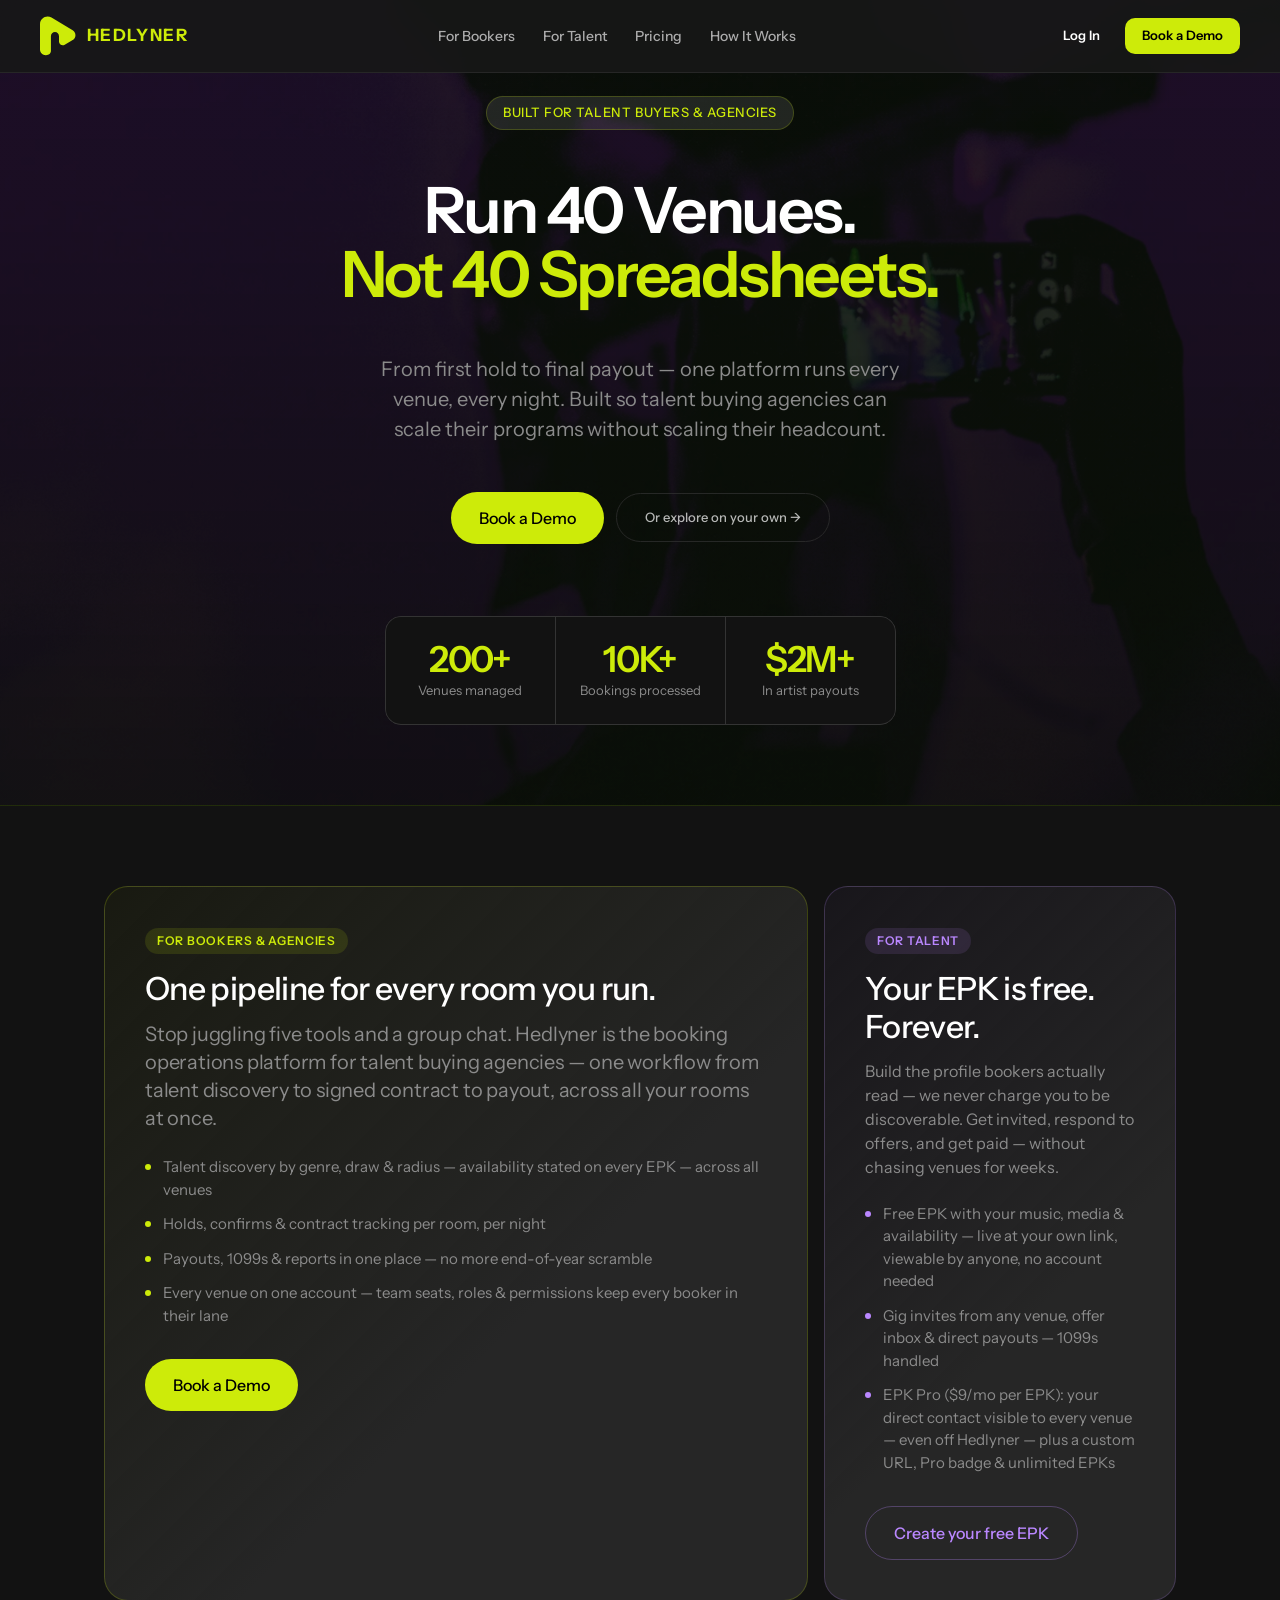
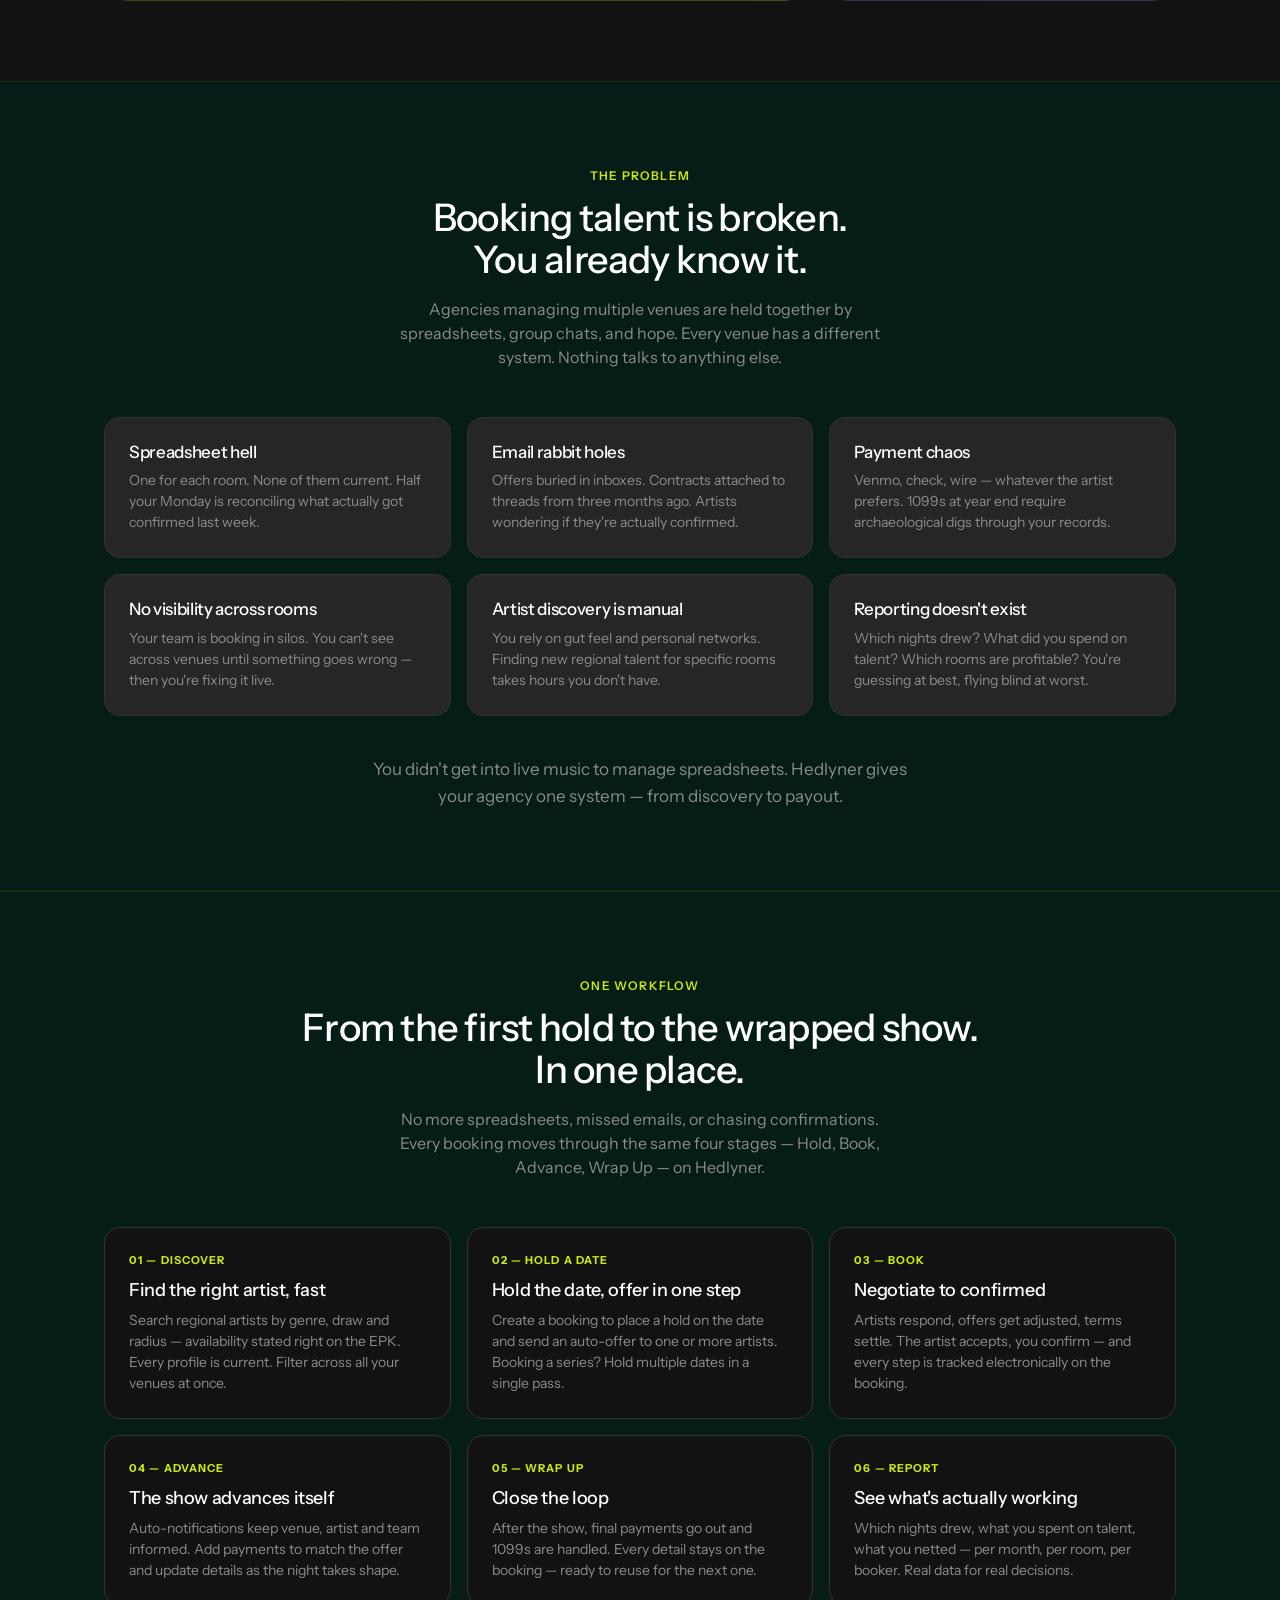
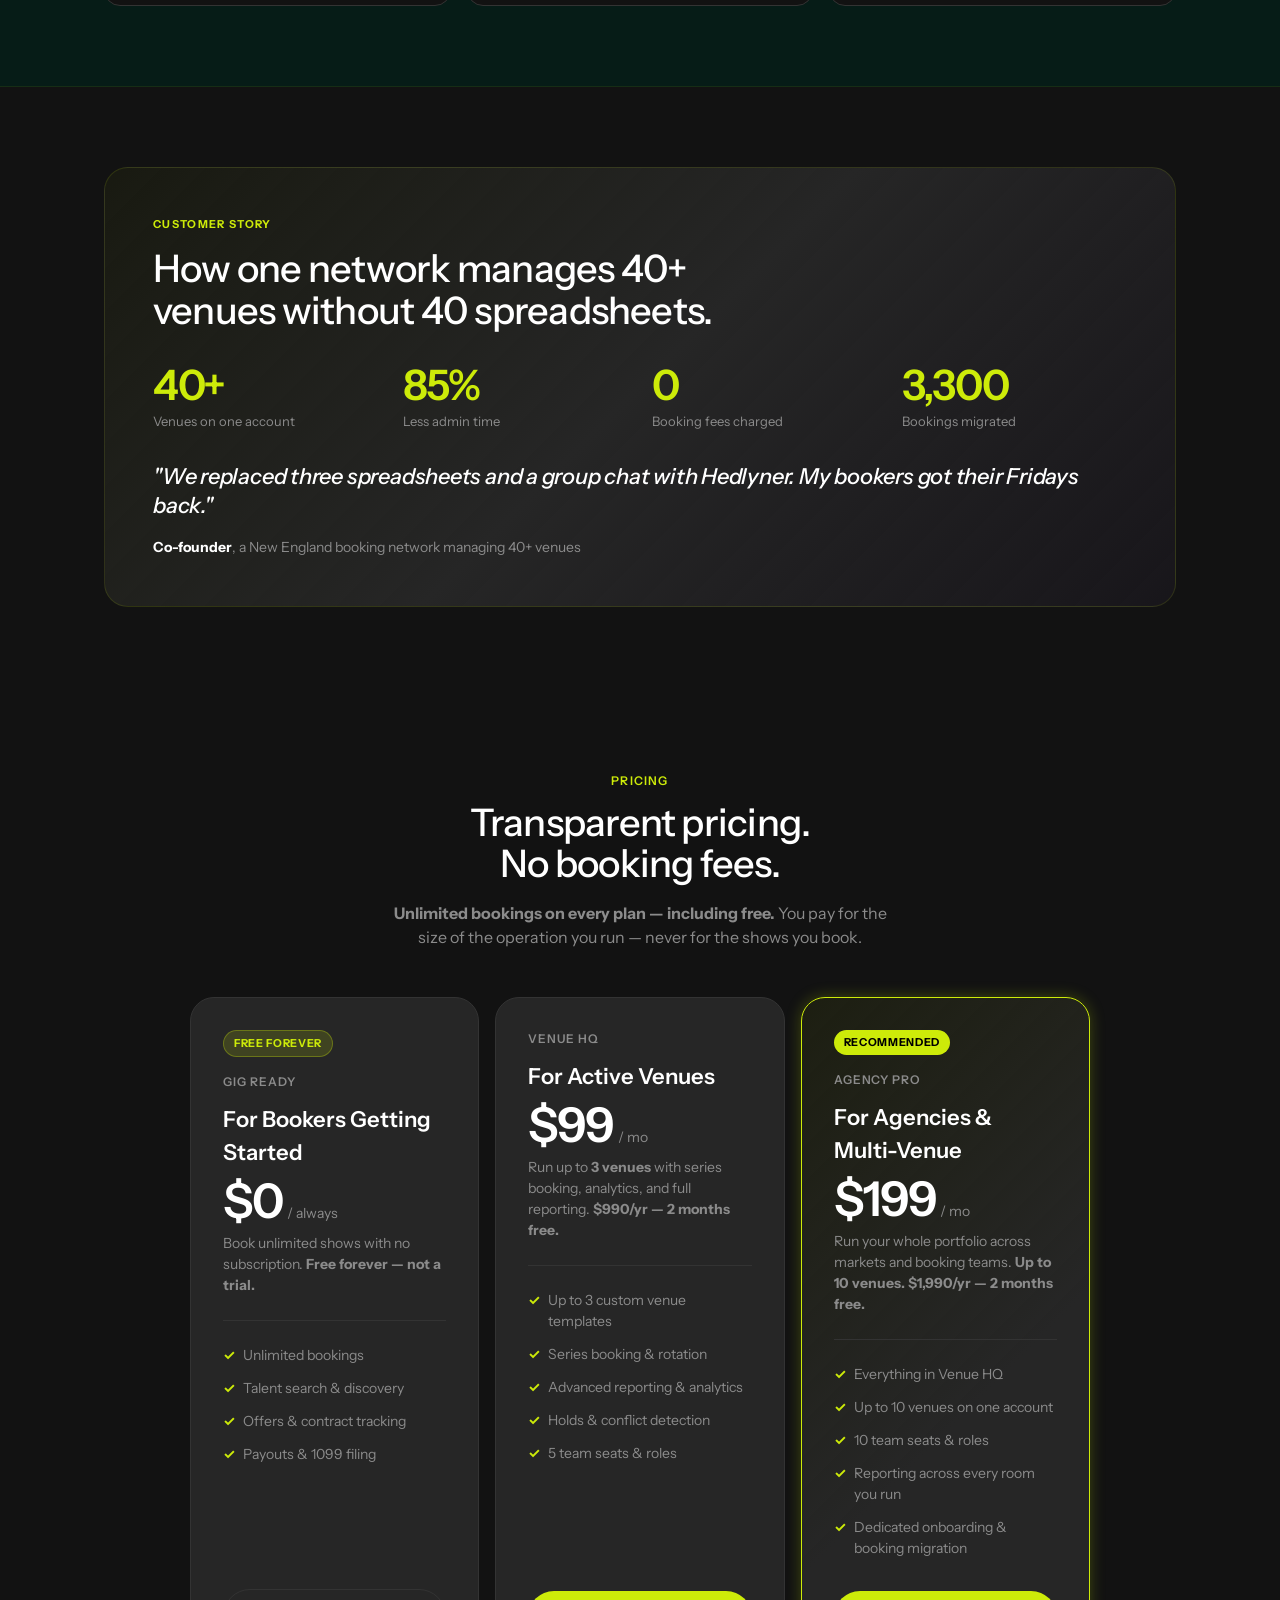
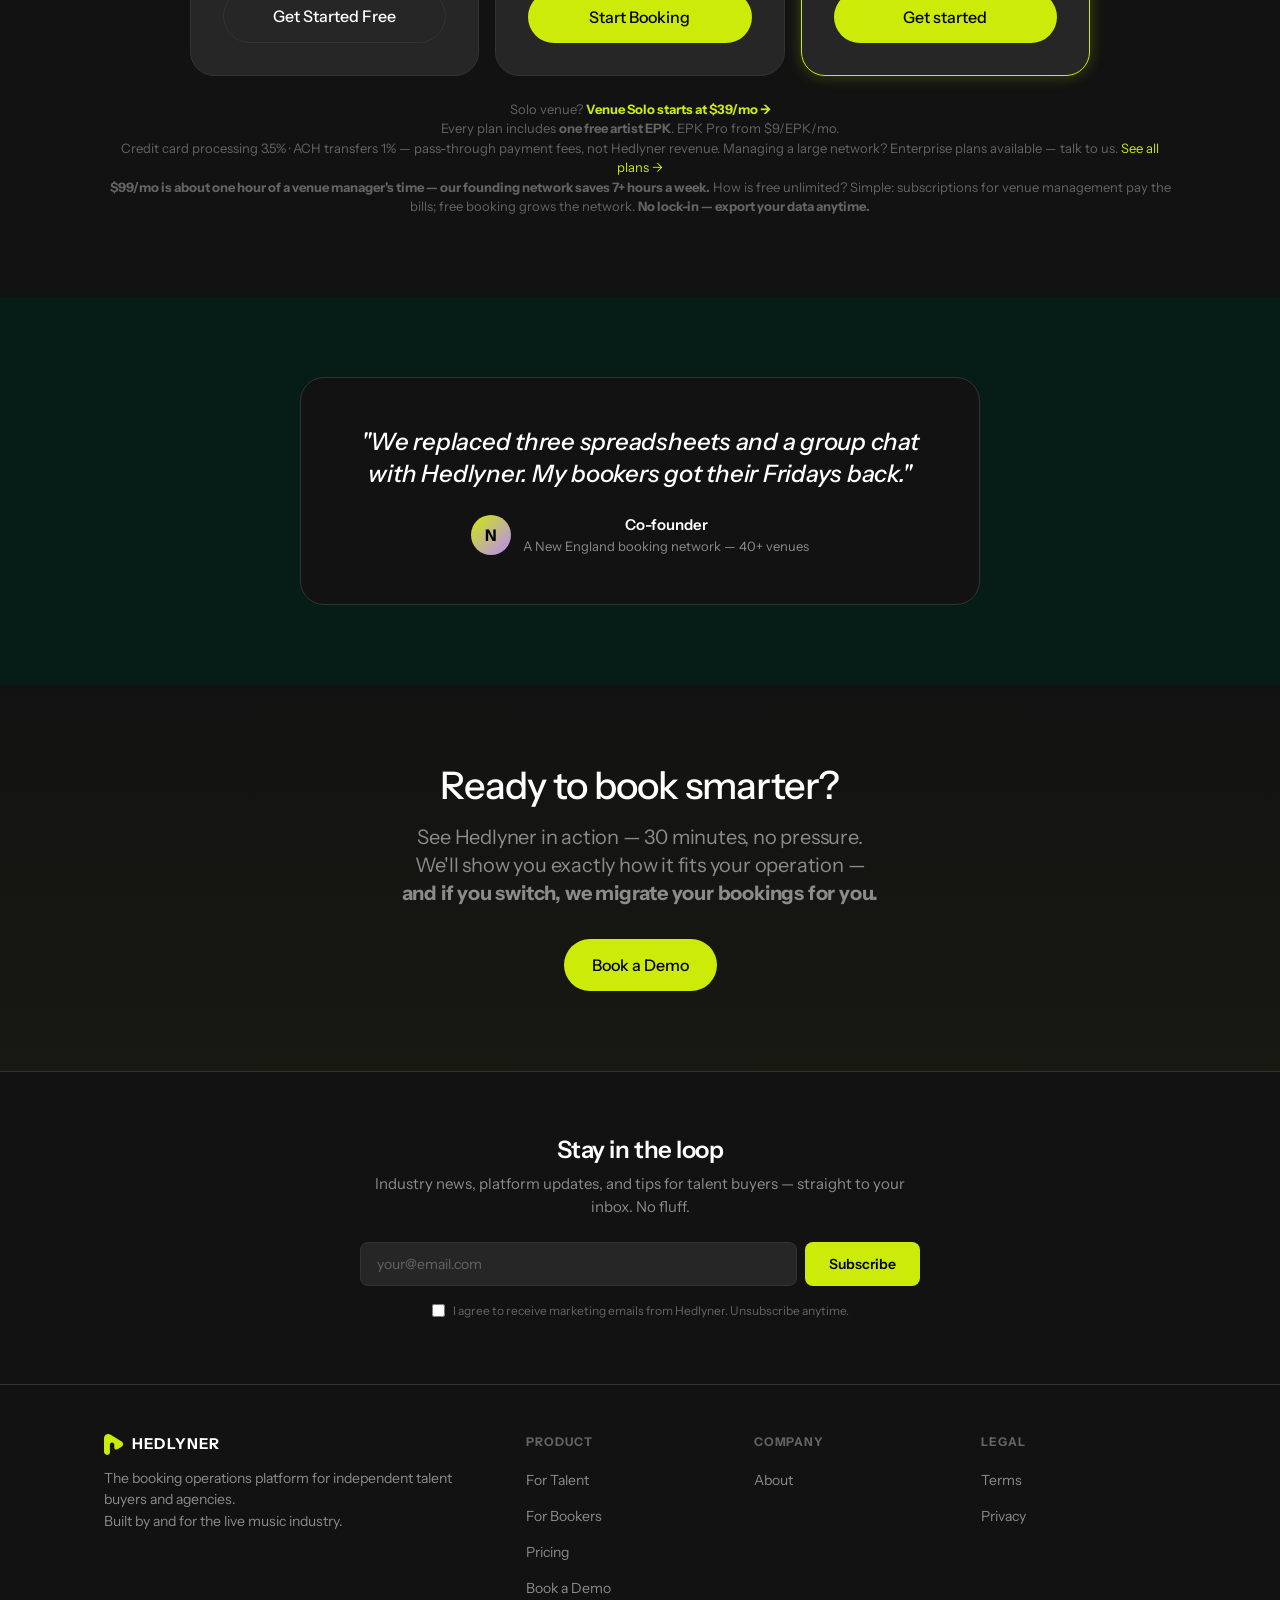
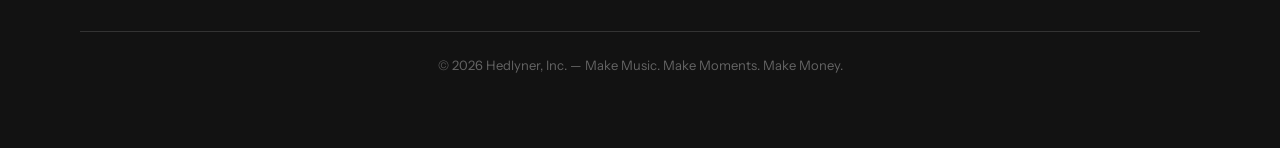
<file: index.html>
<!DOCTYPE html>
<html lang="en">
<head>
<meta charset="UTF-8">
<meta name="viewport" content="width=device-width, initial-scale=1.0">
<title>Hedlyner — Built for Talent Buyers</title>
<link rel="preconnect" href="https://fonts.googleapis.com">
<link rel="preconnect" href="https://fonts.gstatic.com" crossorigin>
<link href="https://fonts.googleapis.com/css2?family=Instrument+Sans:wght@400;500;600;700&family=Inter:wght@300;400;500;600;700&display=swap" rel="stylesheet">
<style>
/* =========================================================================
Hedlyner Design System — Colors & Type
Source: colors_and_type.css (Design System project 094ac0e8)
========================================================================= */
:root {
--hed-lime: #CDEB09;
--hed-violet: #BA87FF;
--hed-green: #C9CD00;
--hed-yellow: #D8B500;
--hed-orange: #CB9B1F;
--hed-mauve: #E0939C;
--hed-pink: #D47EBF;
--hed-deep-green: #061C17;
--hed-purple: #BF80FF;
--neutral-0: #FFFFFF;
--neutral-100: #F5F5F5;
--neutral-200: #DEDEDE;
--neutral-300: #ACACAC;
--neutral-400: #8B8B8B;
--neutral-500: #646464;
--neutral-600: #464646;
--neutral-700: #333333;
--neutral-800: #262626;
--neutral-900: #121212;
--neutral-1000: #000000;
--success: #198754;
--warning: #D8B500;
--destructive: #E23453;
--info: #016FD0;
--white-10: rgba(255,255,255,0.10);
--white-20: rgba(255,255,255,0.20);
--white-40: rgba(255,255,255,0.40);
--white-60: rgba(255,255,255,0.60);
--white-80: rgba(255,255,255,0.80);
--black-10: rgba(0,0,0,0.10);
--black-20: rgba(0,0,0,0.20);
--black-40: rgba(0,0,0,0.40);
--black-60: rgba(0,0,0,0.60);
--black-80: rgba(0,0,0,0.80);
--bg: var(--neutral-900);
--bg-elevated: var(--neutral-800);
--bg-input: var(--neutral-800);
--bg-muted: var(--neutral-700);
--bg-hover: var(--neutral-800);
--fg: var(--neutral-0);
--fg-muted: var(--neutral-400);
--fg-subtle: var(--neutral-500);
--fg-on-lime: var(--neutral-1000);
--border: var(--neutral-700);
--border-hover: var(--neutral-600);
--ring: var(--hed-lime);
--primary: var(--hed-lime);
--primary-fg: var(--neutral-1000);
--radius-xs: 4px;
--radius-sm: 8px;
--radius: 12px;
--radius-lg: 16px;
--radius-xl: 24px;
--radius-2xl: 40px;
--radius-hero: 60px;
--radius-full: 9999px;
--shadow-soft: 0 2px 8px -2px rgba(0,0,0,0.10), 0 4px 16px -8px rgba(0,0,0,0.10);
--shadow-card: 0 15px 35px rgba(103,110,118,0.08), 0 5px 15px rgba(0,0,0,0.12);
--shadow-lime: 0 0 15px rgba(205,235,9,0.25);
--shadow-lime-lg: 0 0 0 8px rgba(193,232,0,0), 0 0 30px rgba(193,232,0,0.6);
--sp-1: 4px; --sp-2: 8px; --sp-3: 12px; --sp-4: 16px; --sp-5: 20px;
--sp-6: 24px; --sp-8: 32px; --sp-10: 40px; --sp-12: 48px; --sp-16: 64px;
--sp-20: 80px; --sp-24: 96px;
--ease-out: cubic-bezier(0.22, 1, 0.36, 1);
--dur: 200ms;
--font-sans: 'Instrument Sans', 'Inter', ui-sans-serif, system-ui, sans-serif;
--font-display: 'Instrument Sans', 'Inter', ui-sans-serif, system-ui, sans-serif;
}

*, *::before, *::after { box-sizing: border-box; margin: 0; padding: 0; }

html { scroll-behavior: smooth; }

body {
font-family: var(--font-sans);
background: var(--bg);
color: var(--fg);
line-height: 1.5;
-webkit-font-smoothing: antialiased;
}

/* ---- TYPOGRAPHY ---- */
.hed-display {
font-family: var(--font-display);
font-weight: 500;
font-size: clamp(40px, 6vw, 56px);
line-height: 1.0;
letter-spacing: -0.04em;
}
h1, .h1 { font-family: var(--font-display); font-weight: 500; font-size: clamp(32px, 5vw, 44px); line-height: 1.10; letter-spacing: -0.04em; }
h2, .h2 { font-family: var(--font-display); font-weight: 500; font-size: clamp(28px, 4vw, 38px); line-height: 1.10; letter-spacing: -0.02em; }
h3, .h3 { font-family: var(--font-display); font-weight: 500; font-size: clamp(22px, 3vw, 32px); line-height: 1.20; letter-spacing: -0.02em; }
h4, .h4 { font-family: var(--font-display); font-weight: 500; font-size: 26px; line-height: 1.20; letter-spacing: -0.02em; }
p, .body { font-size: 16px; line-height: 1.5; color: var(--fg-muted); }
.body-lg { font-size: 20px; line-height: 1.4; letter-spacing: -0.01em; color: var(--fg-muted); }
.body-sm { font-size: 14px; line-height: 1.4; color: var(--fg-muted); }
.caption { font-size: 12px; line-height: 1.35; letter-spacing: 0.01em; color: var(--fg-subtle); }
.text-lime { color: var(--hed-lime); }
.text-violet { color: var(--hed-violet); }
.text-fg { color: var(--fg); }

/* ---- LAYOUT ---- */
.container { max-width: 1120px; margin: 0 auto; padding: 0 var(--sp-6); }
section { padding: var(--sp-20) 0; }

/* ---- BUTTONS ---- */
.btn {
display: inline-flex; align-items: center; gap: var(--sp-2);
font-family: var(--font-sans); font-weight: 500; font-size: 16px;
border: none; cursor: pointer; text-decoration: none;
transition: all var(--dur) var(--ease-out);
border-radius: var(--radius-full);
padding: 14px 28px;
white-space: nowrap;
}
.btn-primary {
background: var(--hed-lime); color: var(--fg-on-lime);
}
.btn-primary:hover { box-shadow: var(--shadow-lime-lg); transform: translateY(-1px); }
.btn-violet {
background: var(--hed-violet); color: var(--neutral-1000);
}
.btn-violet:hover { opacity: 0.9; transform: translateY(-1px); }
.btn-outline {
background: transparent; color: var(--fg);
border: 1px solid var(--border);
}
.btn-outline:hover { border-color: var(--border-hover); background: var(--bg-elevated); }

/* ---- NAV ---- */
.wrap{max-width:1280px;margin:0 auto;padding:0 40px;}
nav{position:sticky;top:0;z-index:100;background:rgba(23,23,23,0.92);backdrop-filter:blur(12px);border-bottom:1px solid #262626;}
.navbar{display:flex;align-items:center;justify-content:space-between;height:72px;}
.brand{display:flex;align-items:center;gap:10px;}
.brand img{width:26px;height:28px;}
.brand .wm{font-size:17px;font-weight:700;letter-spacing:0.08em;color:#CDEB09;}
.nav-links{display:flex;gap:28px;font-size:14px;font-weight:500;color:#ACACAC;list-style:none;}
.nav-links a{transition:color .15s;padding:4px 0;border-bottom:2px solid transparent;text-decoration:none;color:inherit;}
.nav-links a:hover{color:#fff;}
.nav-links a.active{color:#fff;border-bottom-color:#CDEB09;}
.nav-auth{display:flex;gap:8px;align-items:center;}
.btn-sm{height:36px;padding:0 16px;font-size:13px;}
.btn-ghost{background:transparent;color:#fff;border:1px solid transparent;border-radius:10px;font-weight:600;display:inline-flex;align-items:center;gap:8px;cursor:pointer;font-family:inherit;transition:all .15s var(--ease-out);white-space:nowrap;text-decoration:none;}
.btn-ghost:hover{background:#262626;}

/* ---- HERO ---- */
.hero {
padding: var(--sp-24) 0 var(--sp-20);
background:
linear-gradient(180deg, rgba(10,15,8,0.84) 0%, rgba(10,15,8,0.94) 100%),
url('assets/img/hero-crowd.webp') center 30% / cover no-repeat,
var(--hed-deep-green);
border-bottom: 1px solid rgba(205,235,9,0.12);
}
.hero-inner {
display: grid; grid-template-columns: 1fr; gap: var(--sp-12);
max-width: 1120px; margin: 0 auto; padding: 0 var(--sp-6);
text-align: center;
}
.hero-eyebrow {
display: inline-flex; align-items: center; gap: var(--sp-2);
background: var(--white-10); border: 1px solid rgba(205,235,9,0.2);
border-radius: var(--radius-full); padding: 6px 16px;
font-size: 13px; font-weight: 500; letter-spacing: 0.04em;
text-transform: uppercase; color: var(--hed-lime);
margin: 0 auto;
}
.hero h1 {
font-size: clamp(40px, 7vw, 64px); font-weight: 600;
line-height: 1.0; letter-spacing: -0.04em;
color: var(--fg);
}
.hero h1 em { font-style: normal; color: var(--hed-lime); }
.hero-sub {
font-size: clamp(16px, 2vw, 20px); line-height: 1.5;
color: var(--fg-muted); max-width: 540px; margin: 0 auto;
}
.hero-ctas {
display: flex; align-items: center; justify-content: center;
gap: var(--sp-3); flex-wrap: wrap;
}
.hero-stats {
display: grid; grid-template-columns: repeat(3, 1fr);
gap: 1px; background: var(--border);
border: 1px solid var(--border); border-radius: var(--radius-lg);
overflow: hidden; max-width: 640px; margin: var(--sp-6) auto 0;
}
.stat-cell {
background: var(--neutral-900); padding: var(--sp-6);
text-align: center;
}
.stat-num {
font-family: var(--font-display); font-size: 36px; font-weight: 600;
letter-spacing: -0.03em; color: var(--hed-lime); line-height: 1;
}
.stat-label { font-size: 13px; color: var(--fg-muted); margin-top: 4px; }

/* ---- PERSONA SPLIT ---- */
.persona-split {
display: grid; grid-template-columns: 2fr 1fr;
gap: var(--sp-4);
}
.persona-card {
border-radius: var(--radius-xl);
border: 1px solid var(--border);
padding: var(--sp-10);
background: var(--bg-elevated);
transition: border-color var(--dur);
}
.persona-card:hover { border-color: var(--border-hover); }
.persona-card.booker {
border-color: rgba(205,235,9,0.2);
background: linear-gradient(135deg, rgba(205,235,9,0.04) 0%, var(--bg-elevated) 60%);
}
.persona-card.artist {
border-color: rgba(186,135,255,0.2);
background: linear-gradient(135deg, rgba(186,135,255,0.04) 0%, var(--bg-elevated) 60%);
}
.persona-badge {
display: inline-flex; align-items: center;
border-radius: var(--radius-full); padding: 4px 12px;
font-size: 12px; font-weight: 600; letter-spacing: 0.06em;
text-transform: uppercase; margin-bottom: var(--sp-4);
}
.persona-badge.booker { background: rgba(205,235,9,0.12); color: var(--hed-lime); }
.persona-badge.artist { background: rgba(186,135,255,0.12); color: var(--hed-violet); }
.persona-card h3 { color: var(--fg); margin-bottom: var(--sp-3); }
.persona-card p { margin-bottom: var(--sp-6); }
.feature-list { list-style: none; display: flex; flex-direction: column; gap: var(--sp-3); }
.feature-list li {
display: flex; align-items: flex-start; gap: var(--sp-3);
font-size: 15px; color: var(--fg-muted);
}
.feature-list li::before {
content: '';
display: inline-block; width: 6px; height: 6px;
border-radius: 50%; margin-top: 8px; flex-shrink: 0;
}
.booker .feature-list li::before { background: var(--hed-lime); }
.artist .feature-list li::before { background: var(--hed-violet); }
.persona-cta { margin-top: var(--sp-8); }

/* ---- SECTION HEADER ---- */
.section-header { text-align: center; margin-bottom: var(--sp-12); }
.section-eyebrow {
display: inline-block; font-size: 12px; font-weight: 600;
letter-spacing: 0.1em; text-transform: uppercase;
color: var(--hed-lime); margin-bottom: var(--sp-3);
}
.section-header h2 { color: var(--fg); margin-bottom: var(--sp-4); }
.section-header p { max-width: 520px; margin: 0 auto; }

/* ---- HOW IT WORKS ---- */
.how-it-works { background: var(--hed-deep-green); border-top: 1px solid rgba(205,235,9,0.08); border-bottom: 1px solid rgba(205,235,9,0.08); }
.steps-grid {
display: grid; grid-template-columns: repeat(3, 1fr);
gap: var(--sp-4);
}
.step-card {
background: var(--neutral-900); border: 1px solid var(--border);
border-radius: var(--radius-lg); padding: var(--sp-6);
transition: border-color var(--dur);
}
.step-card:hover { border-color: rgba(205,235,9,0.2); }
.step-num {
font-size: 11px; font-weight: 700; letter-spacing: 0.1em;
text-transform: uppercase; color: var(--hed-lime);
margin-bottom: var(--sp-3);
}
.step-card h4 { color: var(--fg); margin-bottom: var(--sp-2); font-size: 18px; }
.step-card p { font-size: 14px; }

/* ---- FEATURE GRID ---- */
.feature-grid {
display: grid; grid-template-columns: repeat(3, 1fr);
gap: var(--sp-4);
}
.feature-item {
background: var(--bg-elevated); border: 1px solid var(--border);
border-radius: var(--radius-lg); padding: var(--sp-6);
}
.feature-icon {
width: 40px; height: 40px;
background: rgba(205,235,9,0.08); border-radius: var(--radius-sm);
display: flex; align-items: center; justify-content: center;
margin-bottom: var(--sp-4);
}
.feature-item h4 { color: var(--fg); margin-bottom: var(--sp-2); font-size: 17px; }
.feature-item p { font-size: 14px; }

/* ---- CASE STUDY ---- */
.case-study {
background: linear-gradient(135deg, rgba(205,235,9,0.04) 0%, var(--bg-elevated) 50%, rgba(186,135,255,0.04) 100%);
border: 1px solid rgba(205,235,9,0.12);
border-radius: var(--radius-xl); padding: var(--sp-12);
}
.cs-eyebrow { font-size: 11px; font-weight: 700; letter-spacing: 0.12em; text-transform: uppercase; color: var(--hed-lime); margin-bottom: var(--sp-4); }
.cs-stats { display: grid; grid-template-columns: repeat(4, 1fr); gap: var(--sp-6); margin: var(--sp-8) 0; }
.cs-stat-num { font-family: var(--font-display); font-size: 42px; font-weight: 600; letter-spacing: -0.03em; color: var(--hed-lime); line-height: 1; }
.cs-stat-label { font-size: 13px; color: var(--fg-muted); margin-top: 6px; }
blockquote { font-size: 22px; font-weight: 500; line-height: 1.3; letter-spacing: -0.01em; color: var(--fg); margin: var(--sp-8) 0 var(--sp-4); font-style: italic; }
.quote-attr { font-size: 14px; color: var(--fg-muted); }
.quote-attr strong { color: var(--fg); }

/* ---- PRICING ---- */
.pricing-grid {
display: grid; grid-template-columns: repeat(3, 1fr);
gap: var(--sp-4); max-width: 900px; margin: 0 auto;
}
.price-card {
background: var(--bg-elevated); border: 1px solid var(--border);
border-radius: var(--radius-xl); padding: var(--sp-8);
display: flex; flex-direction: column;
}
.price-card.featured {
border-color: var(--hed-lime);
box-shadow: var(--shadow-lime);
background: linear-gradient(135deg, rgba(205,235,9,0.06) 0%, var(--bg-elevated) 60%);
}
.price-badge {
display: inline-block; background: var(--hed-lime); color: var(--fg-on-lime);
font-size: 11px; font-weight: 700; letter-spacing: 0.06em; text-transform: uppercase;
border-radius: var(--radius-full); padding: 4px 10px; margin-bottom: var(--sp-4);
width: fit-content;
}
.price-tier { font-size: 12px; font-weight: 600; letter-spacing: 0.08em; text-transform: uppercase; color: var(--fg-muted); margin-bottom: var(--sp-3); }
.price-name { font-size: 22px; font-weight: 600; color: var(--fg); margin-bottom: var(--sp-2); }
.price-amount { display: flex; align-items: baseline; gap: 4px; margin-bottom: var(--sp-2); }
.price-num { font-family: var(--font-display); font-size: 48px; font-weight: 600; letter-spacing: -0.04em; color: var(--fg); line-height: 1; }
.price-period { font-size: 14px; color: var(--fg-muted); }
.price-desc { font-size: 14px; color: var(--fg-muted); margin-bottom: var(--sp-6); min-height: 40px; }
.price-divider { height: 1px; background: var(--border); margin-bottom: var(--sp-6); }
.price-features { list-style: none; display: flex; flex-direction: column; gap: var(--sp-3); flex: 1; margin-bottom: var(--sp-8); }
.price-features li { display: flex; align-items: flex-start; gap: var(--sp-2); font-size: 14px; color: var(--fg-muted); }
.price-features li::before { content: '✓'; color: var(--hed-lime); font-weight: 700; flex-shrink: 0; }
.price-card .btn { width: 100%; justify-content: center; }

/* ---- TESTIMONIAL ---- */
.testimonial-section { background: var(--hed-deep-green); }
.testimonial-card {
background: var(--neutral-900); border: 1px solid var(--border);
border-radius: var(--radius-xl); padding: var(--sp-12);
text-align: center; max-width: 680px; margin: 0 auto;
}
.testimonial-quote { font-size: 24px; font-weight: 500; line-height: 1.35; letter-spacing: -0.01em; color: var(--fg); margin-bottom: var(--sp-6); font-style: italic; }
.testimonial-attr { display: flex; align-items: center; justify-content: center; gap: var(--sp-3); }
.testimonial-avatar {
width: 40px; height: 40px; border-radius: 50%;
background: linear-gradient(135deg, var(--hed-lime), var(--hed-violet));
display: flex; align-items: center; justify-content: center;
font-weight: 700; font-size: 16px; color: var(--fg-on-lime);
}
.testimonial-name { font-size: 15px; font-weight: 600; color: var(--fg); }
.testimonial-role { font-size: 13px; color: var(--fg-muted); }

/* ---- NEWSLETTER ---- */
.newsletter-section {
border-top: 1px solid var(--border);
padding: var(--sp-16) var(--sp-6);
background: var(--neutral-900);
}
.newsletter-inner {
max-width: 560px; margin: 0 auto; text-align: center;
}
.newsletter-inner h3 { font-size: 24px; font-weight: 600; margin-bottom: var(--sp-2); }
.newsletter-inner p { font-size: 15px; color: var(--fg-muted); margin-bottom: var(--sp-6); }
.newsletter-form {
display: flex; gap: var(--sp-2); flex-wrap: wrap; justify-content: center;
}
.newsletter-form input[type="email"] {
flex: 1; min-width: 220px;
background: var(--bg-elevated); color: var(--fg);
border: 1px solid var(--border); border-radius: var(--radius-sm);
padding: 0 var(--sp-4); height: 44px; font-size: 14px;
font-family: var(--font-sans); outline: none;
transition: border-color var(--dur);
}
.newsletter-form input[type="email"]:focus { border-color: var(--hed-lime); }
.newsletter-form input[type="email"]::placeholder { color: var(--fg-subtle); }
.newsletter-form button {
height: 44px; padding: 0 var(--sp-6);
background: var(--hed-lime); color: var(--neutral-1000);
border: none; border-radius: var(--radius-sm);
font-family: var(--font-sans); font-weight: 600; font-size: 14px;
cursor: pointer; transition: opacity var(--dur);
white-space: nowrap;
}
.newsletter-form button:hover { opacity: 0.88; }
.newsletter-consent {
font-size: 12px; color: var(--fg-subtle);
margin-top: var(--sp-4); display: flex; align-items: flex-start;
gap: var(--sp-2); justify-content: center; text-align: left;
}
.newsletter-consent input[type="checkbox"] { margin-top: 2px; flex-shrink: 0; accent-color: var(--hed-lime); }
.newsletter-msg {
margin-top: var(--sp-4); font-size: 14px;
display: none;
}
.newsletter-msg.success { color: var(--hed-lime); display: block; }
.newsletter-msg.error { color: var(--destructive); display: block; }

/* ---- FOOTER CTA ---- */
.footer-cta {
text-align: center; padding: var(--sp-20) var(--sp-6);
background: linear-gradient(180deg, var(--bg) 0%, rgba(205,235,9,0.03) 100%);
}
.footer-cta h2 { color: var(--fg); margin-bottom: var(--sp-4); }
.footer-cta p { max-width: 480px; margin: 0 auto var(--sp-8); }
.footer-cta .ctas { display: flex; align-items: center; justify-content: center; gap: var(--sp-3); flex-wrap: wrap; }

/* ---- FOOTER ---- */
footer {
border-top: 1px solid var(--border);
padding: var(--sp-12) 0;
}
.footer-inner {
display: grid; grid-template-columns: 2fr 1fr 1fr 1fr;
gap: var(--sp-8); max-width: 1120px; margin: 0 auto; padding: 0 var(--sp-6);
}
.footer-brand .nav-wordmark { font-size: 16px; margin-bottom: var(--sp-3); display: block; }
.footer-brand p { font-size: 14px; color: var(--fg-muted); }
.footer-col h5 { font-size: 12px; font-weight: 700; letter-spacing: 0.08em; text-transform: uppercase; color: var(--fg-subtle); margin-bottom: var(--sp-4); }
.footer-col ul { list-style: none; display: flex; flex-direction: column; gap: var(--sp-3); }
.footer-col ul a { font-size: 14px; color: var(--fg-muted); text-decoration: none; transition: color var(--dur); }
.footer-col ul a:hover { color: var(--fg); }
.footer-bottom {
text-align: center; padding: var(--sp-6) 0 0;
border-top: 1px solid var(--border); margin-top: var(--sp-8);
max-width: 1120px; margin-left: auto; margin-right: auto; padding-left: var(--sp-6); padding-right: var(--sp-6);
}
.footer-bottom p { font-size: 13px; color: var(--fg-subtle); }

/* ---- UTILITY ---- */
.lime-dot { display: inline-block; width: 8px; height: 8px; border-radius: 50%; background: var(--hed-lime); }
</style>
<link rel="stylesheet" href="assets/header.css">
<link rel="stylesheet" href="assets/footer.css">
</head>
<body>

<!-- NAV -->
<div id="site-header"></div>

<!-- HERO -->
<section class="hero">
<div class="hero-inner">
<div>
<span class="hero-eyebrow">Built for Talent Buyers &amp; Agencies</span>
</div>
<h1>Run 40 Venues.<br><em>Not 40 Spreadsheets.</em></h1>
<p class="hero-sub">From first hold to final payout — one platform runs every venue, every night. Built so talent buying agencies can scale their programs without scaling their headcount.</p>
<div class="hero-ctas">
<a href="demo.html" class="btn btn-primary">Book a Demo</a>
<a href="https://hedlyner.com/login" class="btn btn-outline" style="font-size:13px;opacity:0.7;">Or explore on your own →</a>
</div>
<div class="hero-stats">
<div class="stat-cell">
<div class="stat-num">200+</div>
<div class="stat-label">Venues managed</div>
</div>
<div class="stat-cell">
<div class="stat-num">10K+</div>
<div class="stat-label">Bookings processed</div>
</div>
<div class="stat-cell">
<div class="stat-num">$2M+</div>
<div class="stat-label">In artist payouts</div>
</div>
</div>
</div>
</section>

<!-- PERSONA SPLIT -->
<section id="personas">
<div class="container">
<div class="persona-split">

<!-- BOOKER CARD (primary — 2fr) -->
<div class="persona-card booker" id="bookers">
<span class="persona-badge booker">For Bookers &amp; Agencies</span>
<h3>One pipeline for every room you run.</h3>
<p class="body-lg">Stop juggling five tools and a group chat. Hedlyner is the booking operations platform for talent buying agencies — one workflow from talent discovery to signed contract to payout, across all your rooms at once.</p>
<ul class="feature-list">
<li>Talent discovery by genre, draw &amp; radius — availability stated on every EPK — across all venues</li>
<li>Holds, confirms &amp; contract tracking per room, per night</li>
<li>Payouts, 1099s &amp; reports in one place — no more end-of-year scramble</li>
<li>Every venue on one account — team seats, roles &amp; permissions keep every booker in their lane</li>
</ul>
<div class="persona-cta">
<a href="demo.html" class="btn btn-primary">Book a Demo</a>
</div>
</div>

<!-- ARTIST CARD (secondary — 1fr) -->
<div class="persona-card artist" id="artists">
<span class="persona-badge artist">For Talent</span>
<h3>Your EPK is free. Forever.</h3>
<p>Build the profile bookers actually read — we never charge you to be discoverable. Get invited, respond to offers, and get paid — without chasing venues for weeks.</p>
<ul class="feature-list">
<li>Free EPK with your music, media &amp; availability — live at your own link, viewable by anyone, no account needed</li>
<li>Gig invites from any venue, offer inbox &amp; direct payouts — 1099s handled</li>
<li>EPK Pro ($9/mo per EPK): your direct contact visible to every venue — even off Hedlyner — plus a custom URL, Pro badge &amp; unlimited EPKs</li>
</ul>
<div class="persona-cta">
<a href="https://hedlyner.com/login" class="btn btn-outline" style="color:var(--hed-violet);border-color:rgba(186,135,255,0.3);">Create your free EPK</a>
</div>
</div>

</div>
</div>
</section>

<!-- PROBLEM -->
<section style="background:var(--hed-deep-green);border-top:1px solid rgba(205,235,9,0.08);border-bottom:1px solid rgba(205,235,9,0.08);">
<div class="container">
<div class="section-header">
<span class="section-eyebrow">The Problem</span>
<h2>Booking talent is broken.<br>You already know it.</h2>
<p>Agencies managing multiple venues are held together by spreadsheets, group chats, and hope. Every venue has a different system. Nothing talks to anything else.</p>
</div>
<div class="feature-grid">
<div class="feature-item">
<h4 class="text-fg" style="font-size:17px;margin-bottom:8px;">Spreadsheet hell</h4>

<p style="font-size:14px;">One for each room. None of them current. Half your Monday is reconciling what actually got confirmed last week.</p>
</div>
<div class="feature-item">
<h4 class="text-fg" style="font-size:17px;margin-bottom:8px;">Email rabbit holes</h4>
<p style="font-size:14px;">Offers buried in inboxes. Contracts attached to threads from three months ago. Artists wondering if they're actually confirmed.</p>
</div>
<div class="feature-item">
<h4 class="text-fg" style="font-size:17px;margin-bottom:8px;">Payment chaos</h4>
<p style="font-size:14px;">Venmo, check, wire — whatever the artist prefers. 1099s at year end require archaeological digs through your records.</p>
</div>
<div class="feature-item">
<h4 class="text-fg" style="font-size:17px;margin-bottom:8px;">No visibility across rooms</h4>
<p style="font-size:14px;">Your team is booking in silos. You can't see across venues until something goes wrong — then you're fixing it live.</p>
</div>
<div class="feature-item">
<h4 class="text-fg" style="font-size:17px;margin-bottom:8px;">Artist discovery is manual</h4>
<p style="font-size:14px;">You rely on gut feel and personal networks. Finding new regional talent for specific rooms takes hours you don't have.</p>
</div>
<div class="feature-item">
<h4 class="text-fg" style="font-size:17px;margin-bottom:8px;">Reporting doesn't exist</h4>
<p style="font-size:14px;">Which nights drew? What did you spend on talent? Which rooms are profitable? You're guessing at best, flying blind at worst.</p>
</div>
</div>
<p style="text-align:center;font-size:17px;color:var(--fg-muted);max-width:560px;margin:var(--sp-10) auto 0;line-height:1.6;">You didn't get into live music to manage spreadsheets. Hedlyner gives your agency one system — from discovery to payout.</p>
</div>
</section>

<!-- HOW IT WORKS -->
<section class="how-it-works" id="how-it-works">
<div class="container">
<div class="section-header">
<span class="section-eyebrow">One Workflow</span>
<h2>From the first hold to the wrapped show.<br>In one place.</h2>
<p>No more spreadsheets, missed emails, or chasing confirmations. Every booking moves through the same four stages — Hold, Book, Advance, Wrap Up — on Hedlyner.</p>
</div>
<div class="steps-grid">
<div class="step-card">
<div class="step-num">01 — Discover</div>
<h4>Find the right artist, fast</h4>
<p>Search regional artists by genre, draw and radius — availability stated right on the EPK. Every profile is current. Filter across all your venues at once.</p>
</div>
<div class="step-card">
<div class="step-num">02 — Hold a Date</div>
<h4>Hold the date, offer in one step</h4>
<p>Create a booking to place a hold on the date and send an auto-offer to one or more artists. Booking a series? Hold multiple dates in a single pass.</p>
</div>
<div class="step-card">
<div class="step-num">03 — Book</div>
<h4>Negotiate to confirmed</h4>
<p>Artists respond, offers get adjusted, terms settle. The artist accepts, you confirm — and every step is tracked electronically on the booking.</p>
</div>
<div class="step-card">
<div class="step-num">04 — Advance</div>
<h4>The show advances itself</h4>
<p>Auto-notifications keep venue, artist and team informed. Add payments to match the offer and update details as the night takes shape.</p>
</div>
<div class="step-card">
<div class="step-num">05 — Wrap Up</div>
<h4>Close the loop</h4>
<p>After the show, final payments go out and 1099s are handled. Every detail stays on the booking — ready to reuse for the next one.</p>
</div>
<div class="step-card">
<div class="step-num">06 — Report</div>
<h4>See what's actually working</h4>
<p>Which nights drew, what you spent on talent, what you netted — per month, per room, per booker. Real data for real decisions.</p>
</div>
</div>
</div>
</section>

<!-- CASE STUDY -->
<section>
<div class="container">
<div class="case-study">
<div class="cs-eyebrow">Customer Story</div>
<h2 style="color:var(--fg);max-width:560px;">How one network manages 40+ venues without 40 spreadsheets.</h2>
<div class="cs-stats">
<div>
<div class="cs-stat-num">40+</div>
<div class="cs-stat-label">Venues on one account</div>
</div>
<div>
<div class="cs-stat-num">85%</div>
<div class="cs-stat-label">Less admin time</div>
</div>
<div>
<div class="cs-stat-num">0</div>
<div class="cs-stat-label">Booking fees charged</div>
</div>
<div>
<div class="cs-stat-num">3,300</div>
<div class="cs-stat-label">Bookings migrated</div>
</div>
</div>
<blockquote>"We replaced three spreadsheets and a group chat with Hedlyner. My bookers got their Fridays back."</blockquote>
<p class="quote-attr"><strong>Co-founder</strong>, a New England booking network managing 40+ venues</p>
</div>
</div>
</section>

<!-- PRICING -->
<section id="pricing">
<div class="container">
<div class="section-header">
<span class="section-eyebrow">Pricing</span>
<h2>Transparent pricing.<br>No booking fees.</h2>
<p><strong>Unlimited bookings on every plan — including free.</strong> You pay for the size of the operation you run — never for the shows you book.</p>
</div>
<div class="pricing-grid">

<!-- GIG READY -->
<div class="price-card">
<div class="price-badge" style="background:rgba(205,235,9,0.15);color:#CDEB09;border:1px solid rgba(205,235,9,0.3);">Free Forever</div>
<div class="price-tier">Gig Ready</div>
<div class="price-name">For Bookers Getting Started</div>
<div class="price-amount">
<span class="price-num">$0</span>
<span class="price-period">/ always</span>
</div>
<p class="price-desc">Book unlimited shows with no subscription. <strong>Free forever — not a trial.</strong></p>
<div class="price-divider"></div>
<ul class="price-features">
<li>Unlimited bookings</li>
<li>Talent search &amp; discovery</li>
<li>Offers &amp; contract tracking</li>
<li>Payouts &amp; 1099 filing</li>
</ul>
<a href="https://hedlyner.com/login" class="btn btn-outline">Get Started Free</a>
</div>

<!-- VENUE HQ -->
<div class="price-card">
<div class="price-tier">Venue HQ</div>
<div class="price-name">For Active Venues</div>
<div class="price-amount">
<span class="price-num">$99</span>
<span class="price-period">/ mo</span>
</div>
<p class="price-desc">Run up to <strong>3 venues</strong> with series booking, analytics, and full reporting. <strong>$990/yr — 2 months free.</strong></p>
<div class="price-divider"></div>
<ul class="price-features">
<li>Up to 3 custom venue templates</li>
<li>Series booking &amp; rotation</li>
<li>Advanced reporting &amp; analytics</li>
<li>Holds &amp; conflict detection</li>
<li>5 team seats &amp; roles</li>
</ul>
<a href="demo.html" class="btn btn-primary">Start Booking</a>
</div>

<!-- AGENCY PRO -->
<div class="price-card featured">
<div class="price-badge">Recommended</div>
<div class="price-tier">Agency Pro</div>
<div class="price-name">For Agencies &amp; Multi-Venue</div>
<div class="price-amount">
<span class="price-num">$199</span>
<span class="price-period">/ mo</span>
</div>
<p class="price-desc">Run your whole portfolio across markets and booking teams. <strong>Up to 10 venues. $1,990/yr — 2 months free.</strong></p>
<div class="price-divider"></div>
<ul class="price-features">
<li>Everything in Venue HQ</li>
<li>Up to 10 venues on one account</li>
<li>10 team seats &amp; roles</li>
<li>Reporting across every room you run</li>
<li>Dedicated onboarding &amp; booking migration</li>
</ul>
<a href="demo.html" class="btn btn-primary">Get started</a>
</div>

</div>
<p style="text-align:center;font-size:13px;color:var(--fg-subtle);margin-top:var(--sp-6);">Solo venue? <a href="pricing.html" style="color:var(--hed-lime);text-decoration:none;"><strong>Venue Solo starts at $39/mo →</strong></a><br>
      Every plan includes <strong>one free artist EPK</strong>. EPK Pro from $9/EPK/mo.<br>
      Credit card processing 3.5% · ACH transfers 1% — pass-through payment fees, not Hedlyner revenue. Managing a large network? Enterprise plans available — talk to us. <a href="pricing.html" style="color:var(--hed-lime);text-decoration:none;">See all plans →</a><br>
      <strong>$99/mo is about one hour of a venue manager's time — our founding network saves 7+ hours a week.</strong> How is free unlimited? Simple: subscriptions for venue management pay the bills; free booking grows the network. <strong>No lock-in — export your data anytime.</strong></p>
</div>
</section>

<!-- TESTIMONIAL -->
<section class="testimonial-section">
<div class="container">
<div class="testimonial-card">
<p class="testimonial-quote">"We replaced three spreadsheets and a group chat with Hedlyner. My bookers got their Fridays back."</p>
<div class="testimonial-attr">
<div class="testimonial-avatar">N</div>
<div>
<div class="testimonial-name">Co-founder</div>
<div class="testimonial-role">A New England booking network — 40+ venues</div>
</div>
</div>
</div>
</div>
</section>

<!-- FOOTER CTA -->
<div class="footer-cta">
<h2>Ready to book smarter?</h2>
<p class="body-lg" style="color:var(--fg-muted);">See Hedlyner in action — 30 minutes, no pressure. We'll show you exactly how it fits your operation — <strong>and if you switch, we migrate your bookings for you.</strong></p>
<div class="ctas">
<a href="demo.html" class="btn btn-primary">Book a Demo</a>
</div>
</div>

<div id="site-footer"></div>

<script>
async function handleNewsletterSubmit(e) {
e.preventDefault();
const email = document.getElementById('newsletterEmail').value.trim();
const consent = document.getElementById('newsletterConsent').checked;
const btn = document.getElementById('newsletterBtn');
const msg = document.getElementById('newsletterMsg');
if (!consent) { return; }
btn.disabled = true;
btn.textContent = 'Subscribing…';
msg.className = 'newsletter-msg';
msg.textContent = '';
try {
const resp = await fetch('https://api.hedlyner.com/api/v5/zoho/email-subscription', {
method: 'POST',
headers: { 'Content-Type': 'application/json' },
body: JSON.stringify({ email, recaptcha_token: '' })
});
if (resp.ok) {
msg.className = 'newsletter-msg success';
msg.textContent = "You're in! Welcome to the Hedlyner community.";
document.getElementById('newsletterForm').reset();
} else {
throw new Error('Server error');
}
} catch {
msg.className = 'newsletter-msg error';
msg.textContent = 'Something went wrong — please try again or email us at hello@hedlyner.com.';
} finally {
btn.disabled = false;
btn.textContent = 'Subscribe';
}
}
</script>

<script src="assets/header.js"></script>
<script src="assets/footer.js"></script>
</body>
</html>
</file>
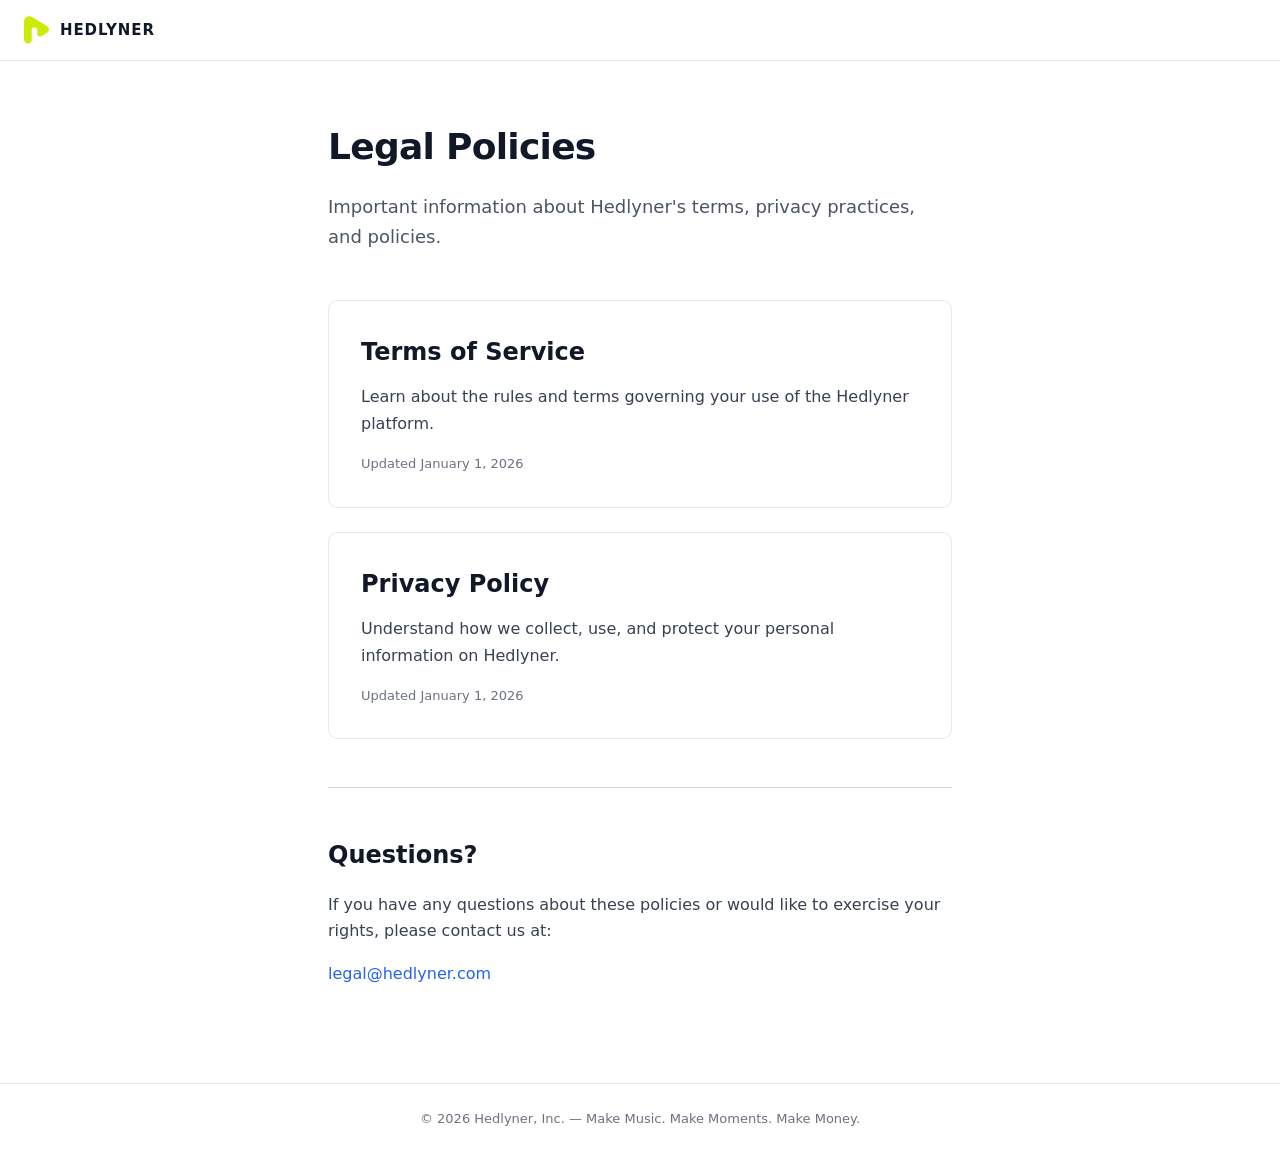
<file: legal/index.html>
<!DOCTYPE html>
<html lang="en">
<head>
<meta charset="UTF-8">
<meta name="viewport" content="width=device-width, initial-scale=1.0">
<title>Legal Policies — Hedlyner</title>
<link rel="icon" href="/assets/logo-mark.svg" type="image/svg+xml">
<style>
  *{margin:0;padding:0;box-sizing:border-box;}
  body{background:#fff;color:#111827;font-family:'Instrument Sans','Inter',system-ui,sans-serif;-webkit-font-smoothing:antialiased;line-height:1.65;}
  a{color:#2563eb;text-decoration:none;}
  a:hover{color:#1d4ed8;}
  .topbar{border-bottom:1px solid #e5e7eb;padding:16px 24px;display:flex;align-items:center;gap:10px;}
  .topbar img{width:26px;height:28px;}
  .topbar strong{font-size:15px;letter-spacing:0.06em;color:#111827;}
  .page{max-width:672px;margin:0 auto;padding:56px 24px 96px;}
  h1{font-size:36px;font-weight:700;margin-bottom:16px;letter-spacing:-0.02em;}
  .lede{font-size:18px;color:#4b5563;margin-bottom:48px;}
  .card{display:block;padding:32px;border:1px solid #e5e7eb;border-radius:10px;margin-bottom:24px;transition:all .2s;color:inherit;}
  .card:hover{border-color:#9ca3af;box-shadow:0 10px 25px rgba(0,0,0,0.06);}
  .card h2{font-size:24px;font-weight:700;margin-bottom:12px;color:#111827;}
  .card p{color:#374151;margin-bottom:16px;}
  .card .updated{font-size:13px;color:#6b7280;margin:0;}
  .divider{border-top:1px solid #d1d5db;margin:48px 0;}
  h3{font-size:24px;font-weight:700;margin-bottom:16px;}
  .foot{border-top:1px solid #e5e7eb;padding:24px;text-align:center;font-size:13px;color:#6b7280;}
</style>
</head>
<body>
<div class="topbar">
  <a href="/" style="display:flex;align-items:center;gap:10px;color:inherit;">
    <img src="/assets/logo-mark.svg" alt="Hedlyner">
    <strong>HEDLYNER</strong>
  </a>
</div>
<div class="page">
  <h1>Legal Policies</h1>
  <p class="lede">Important information about Hedlyner's terms, privacy practices, and policies.</p>

  <a class="card" href="/legal/terms">
    <h2>Terms of Service</h2>
    <p>Learn about the rules and terms governing your use of the Hedlyner platform.</p>
    <p class="updated">Updated January 1, 2026</p>
  </a>

  <a class="card" href="/legal/privacy">
    <h2>Privacy Policy</h2>
    <p>Understand how we collect, use, and protect your personal information on Hedlyner.</p>
    <p class="updated">Updated January 1, 2026</p>
  </a>

  <div class="divider"></div>

  <h3>Questions?</h3>
  <p style="color:#374151;margin-bottom:16px;">If you have any questions about these policies or would like to exercise your rights, please contact us at:</p>
  <a href="mailto:legal@hedlyner.com" style="font-weight:500;">legal@hedlyner.com</a>
</div>
<div class="foot">© 2026 Hedlyner, Inc. — Make Music. Make Moments. Make Money.</div>
</body>
</html>
</file>
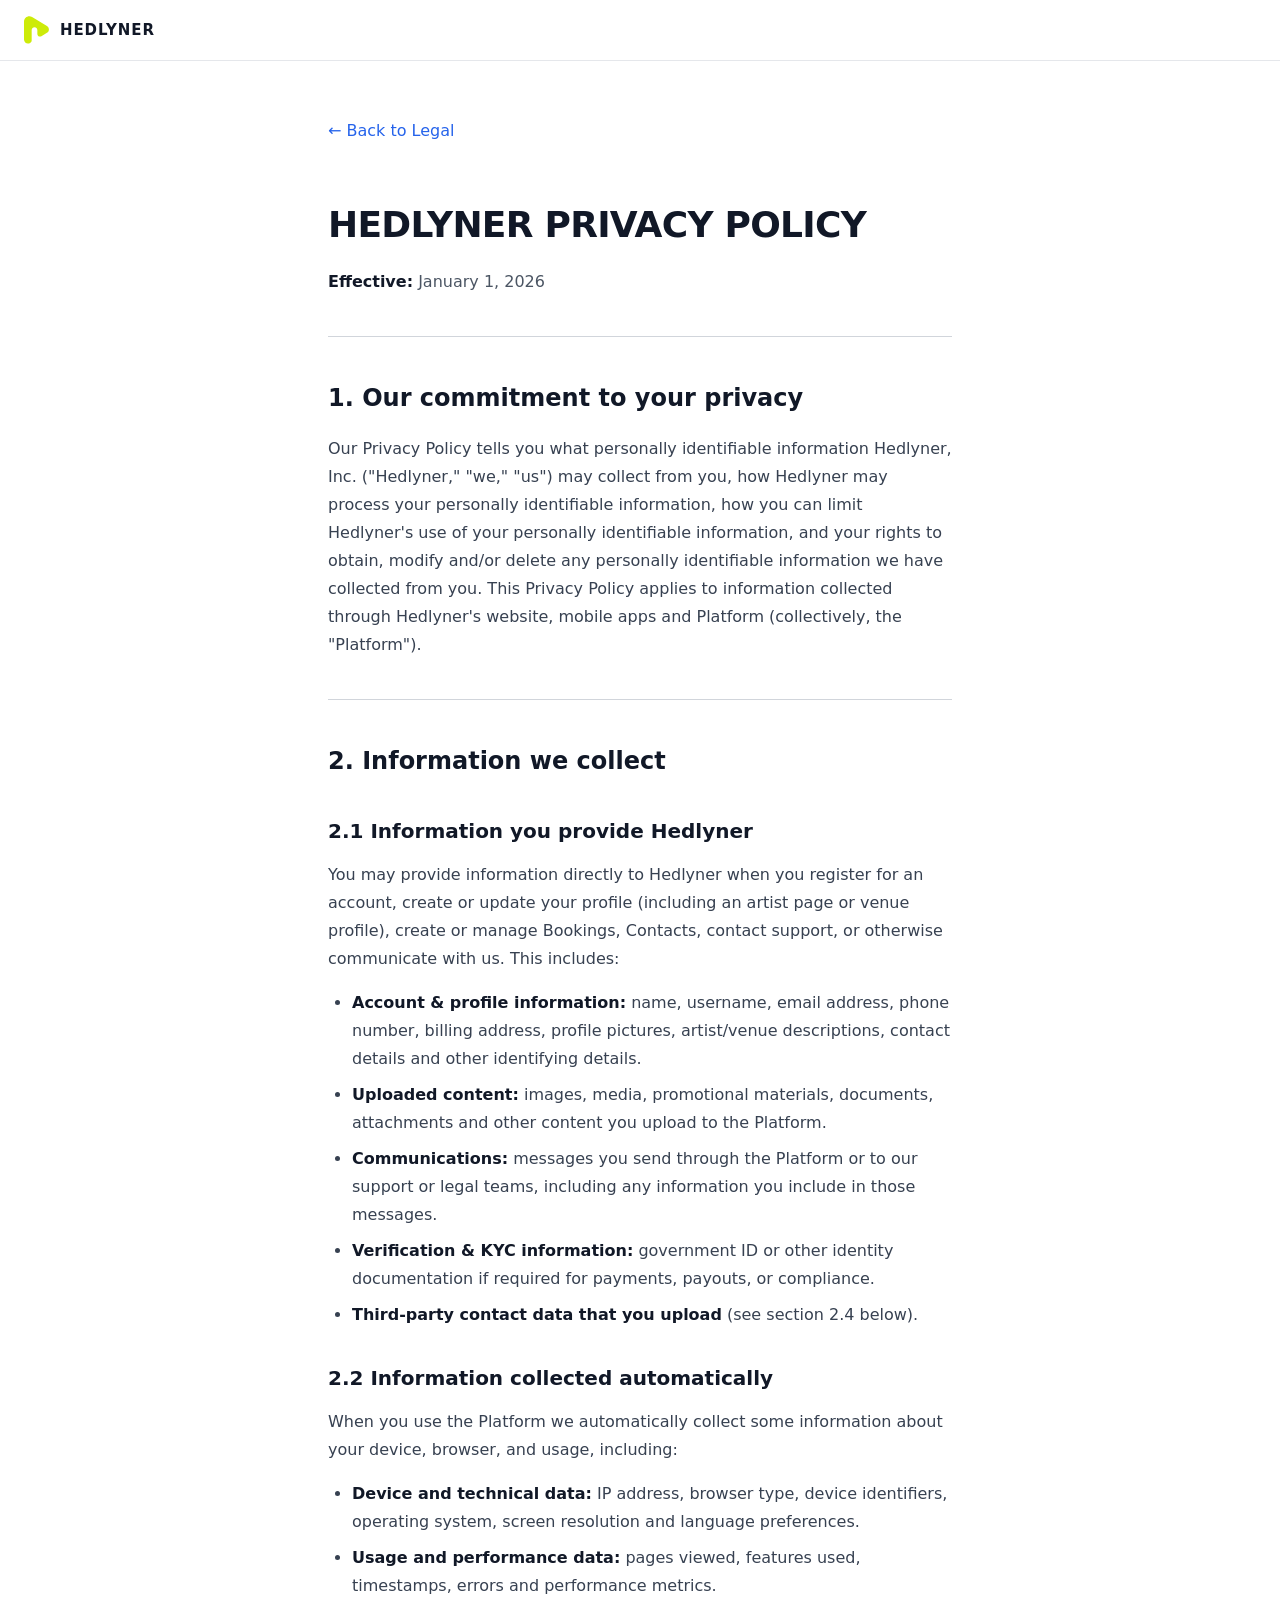
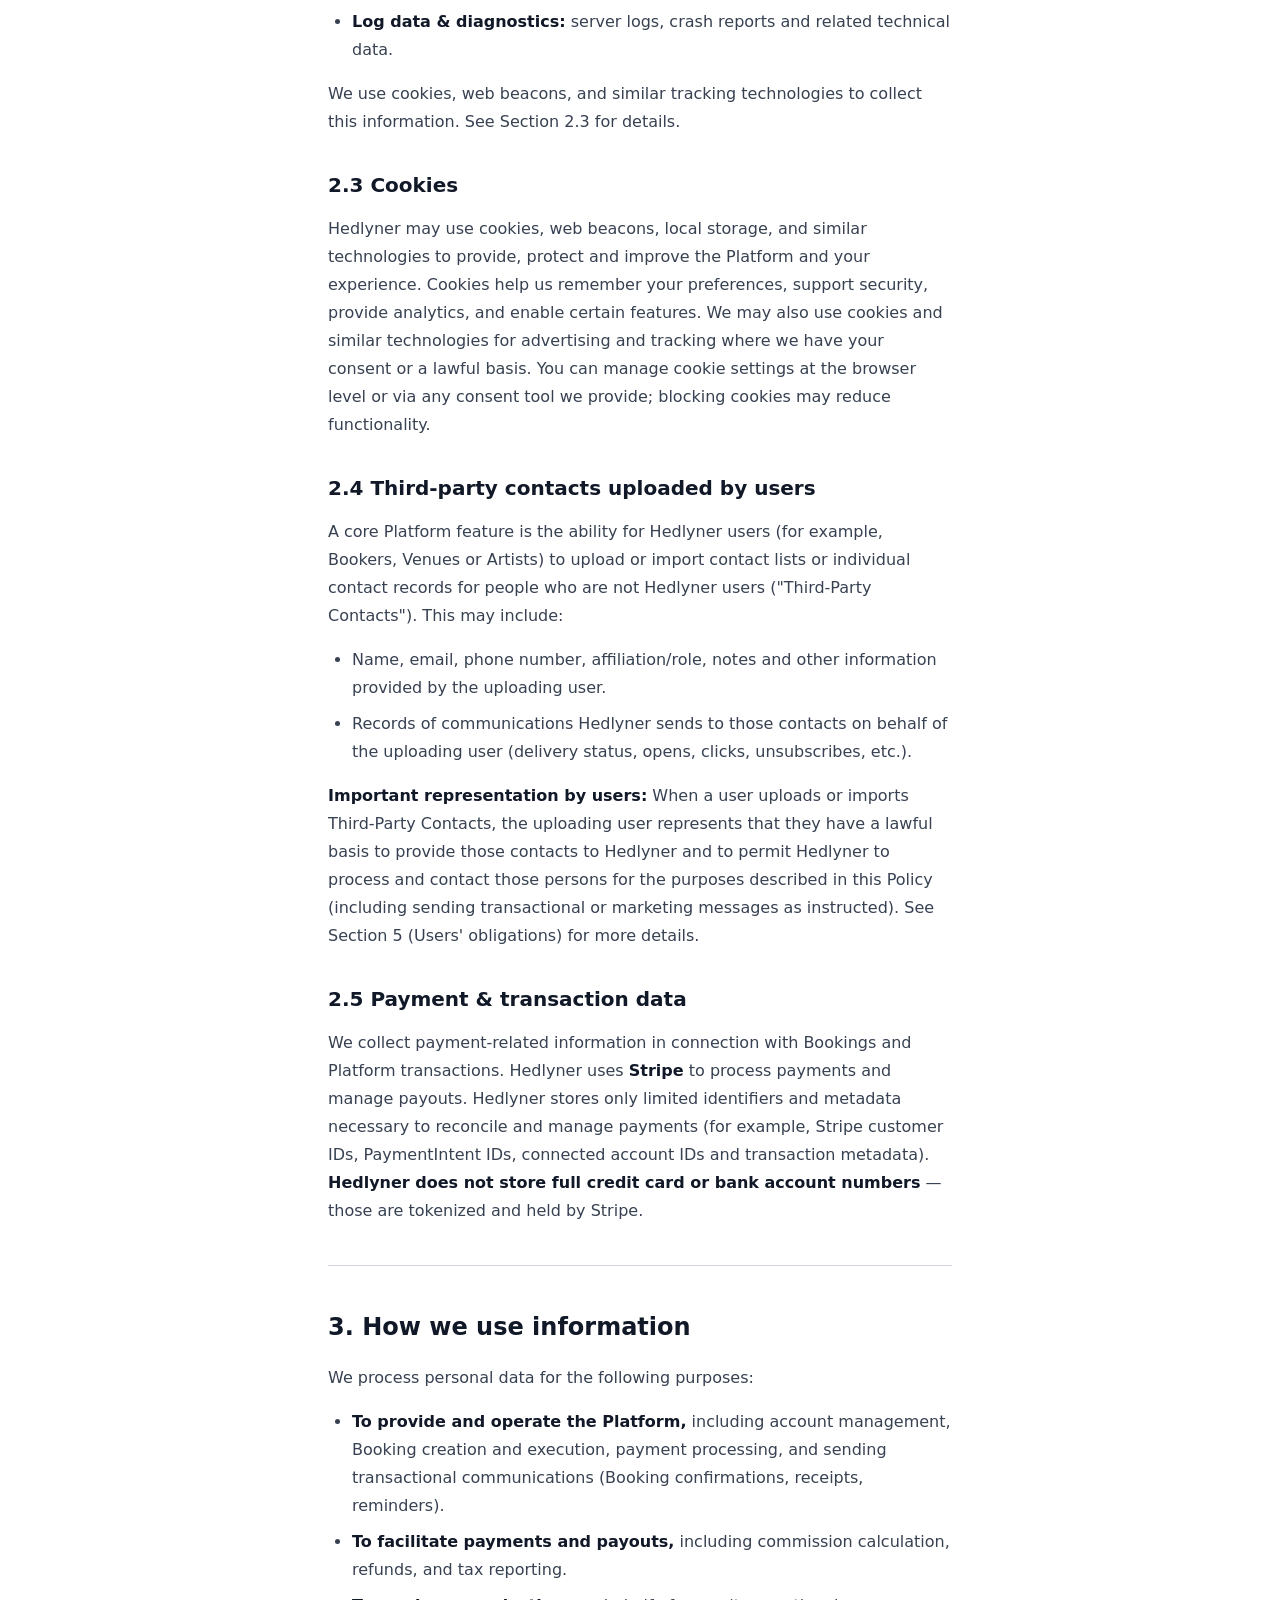
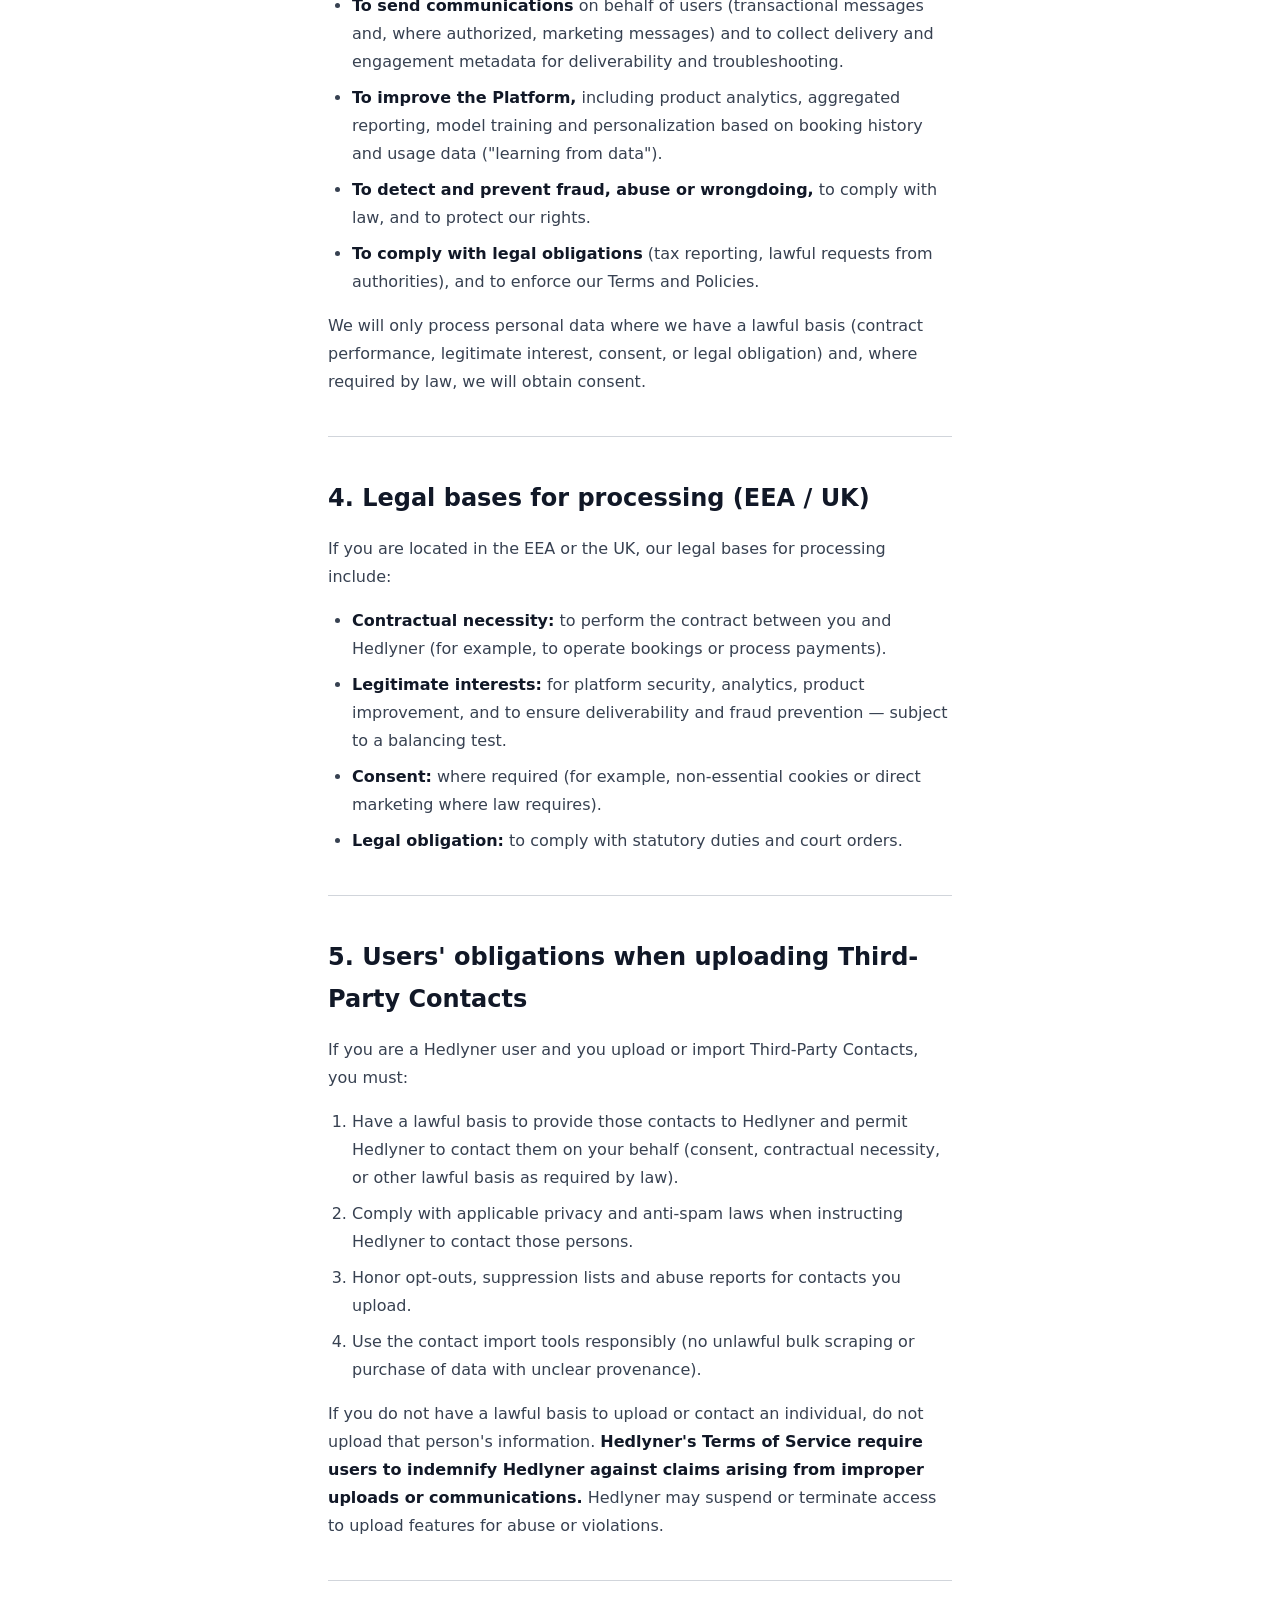
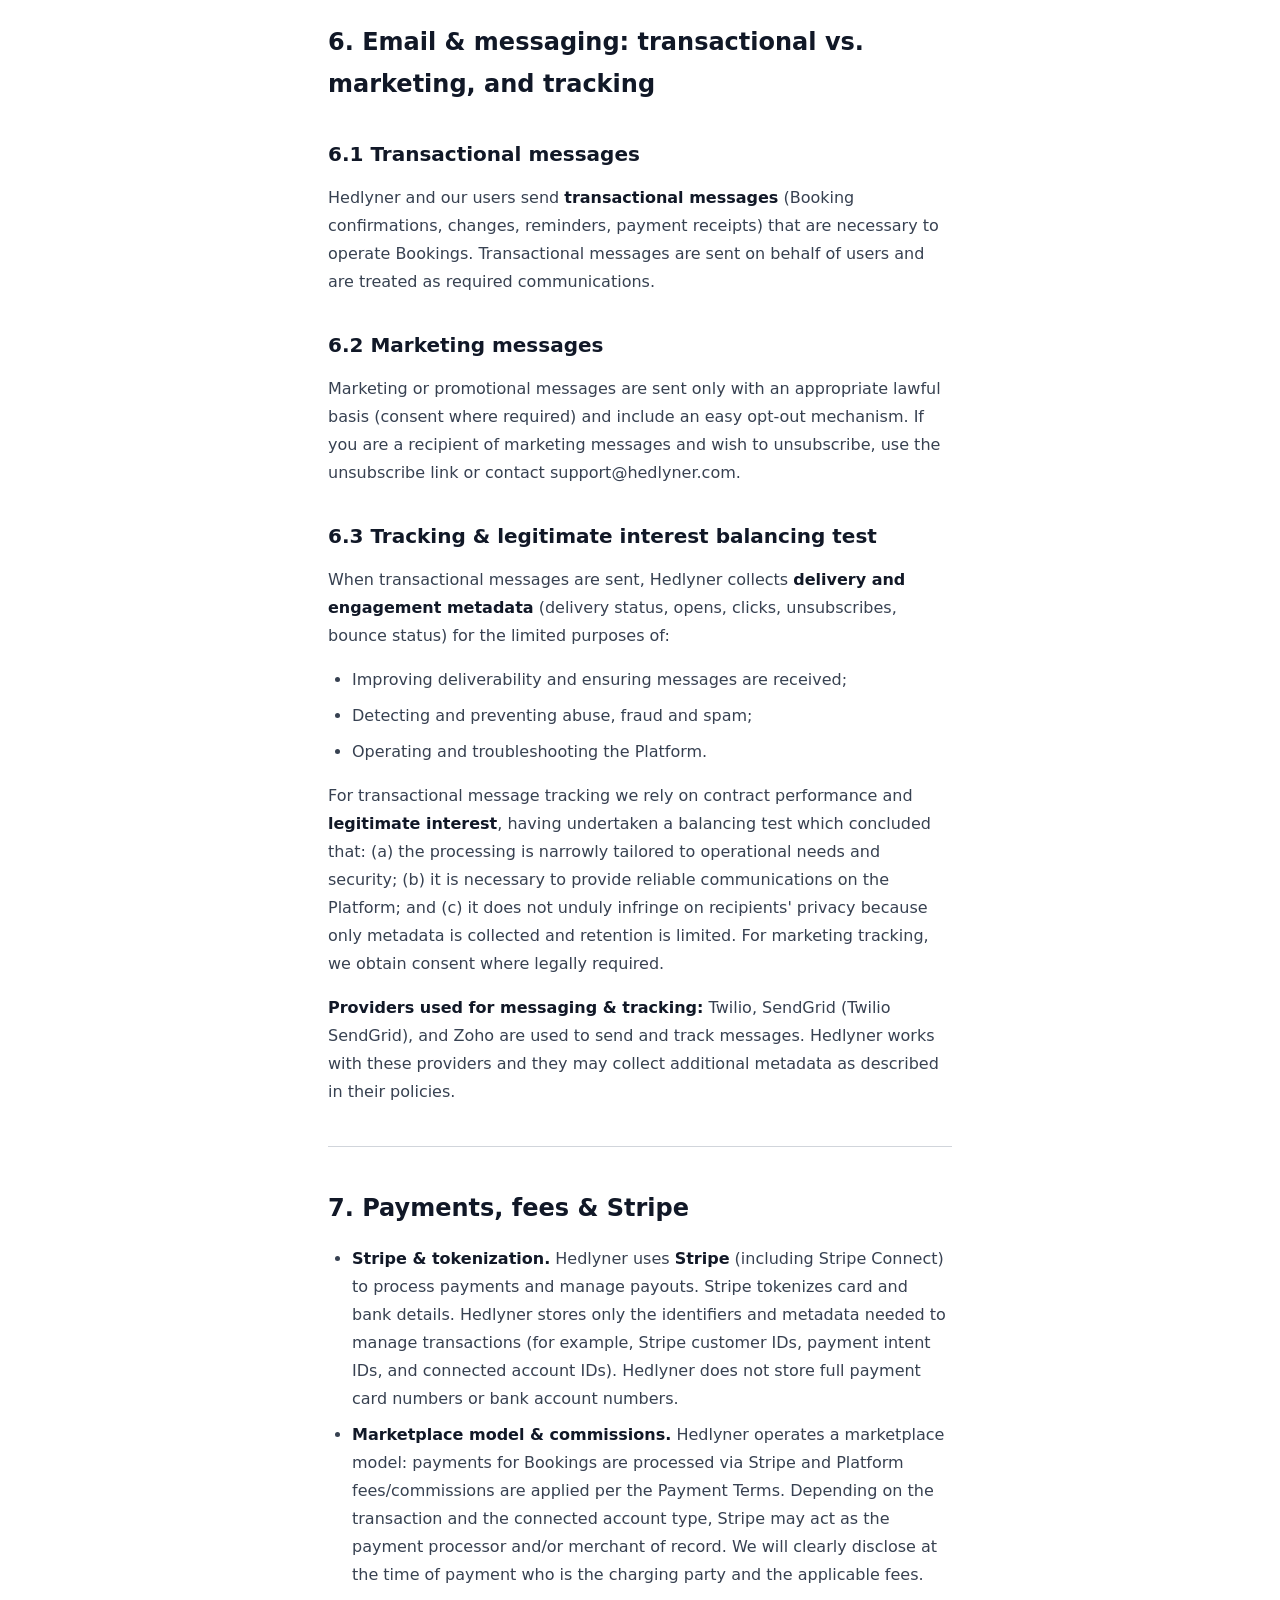
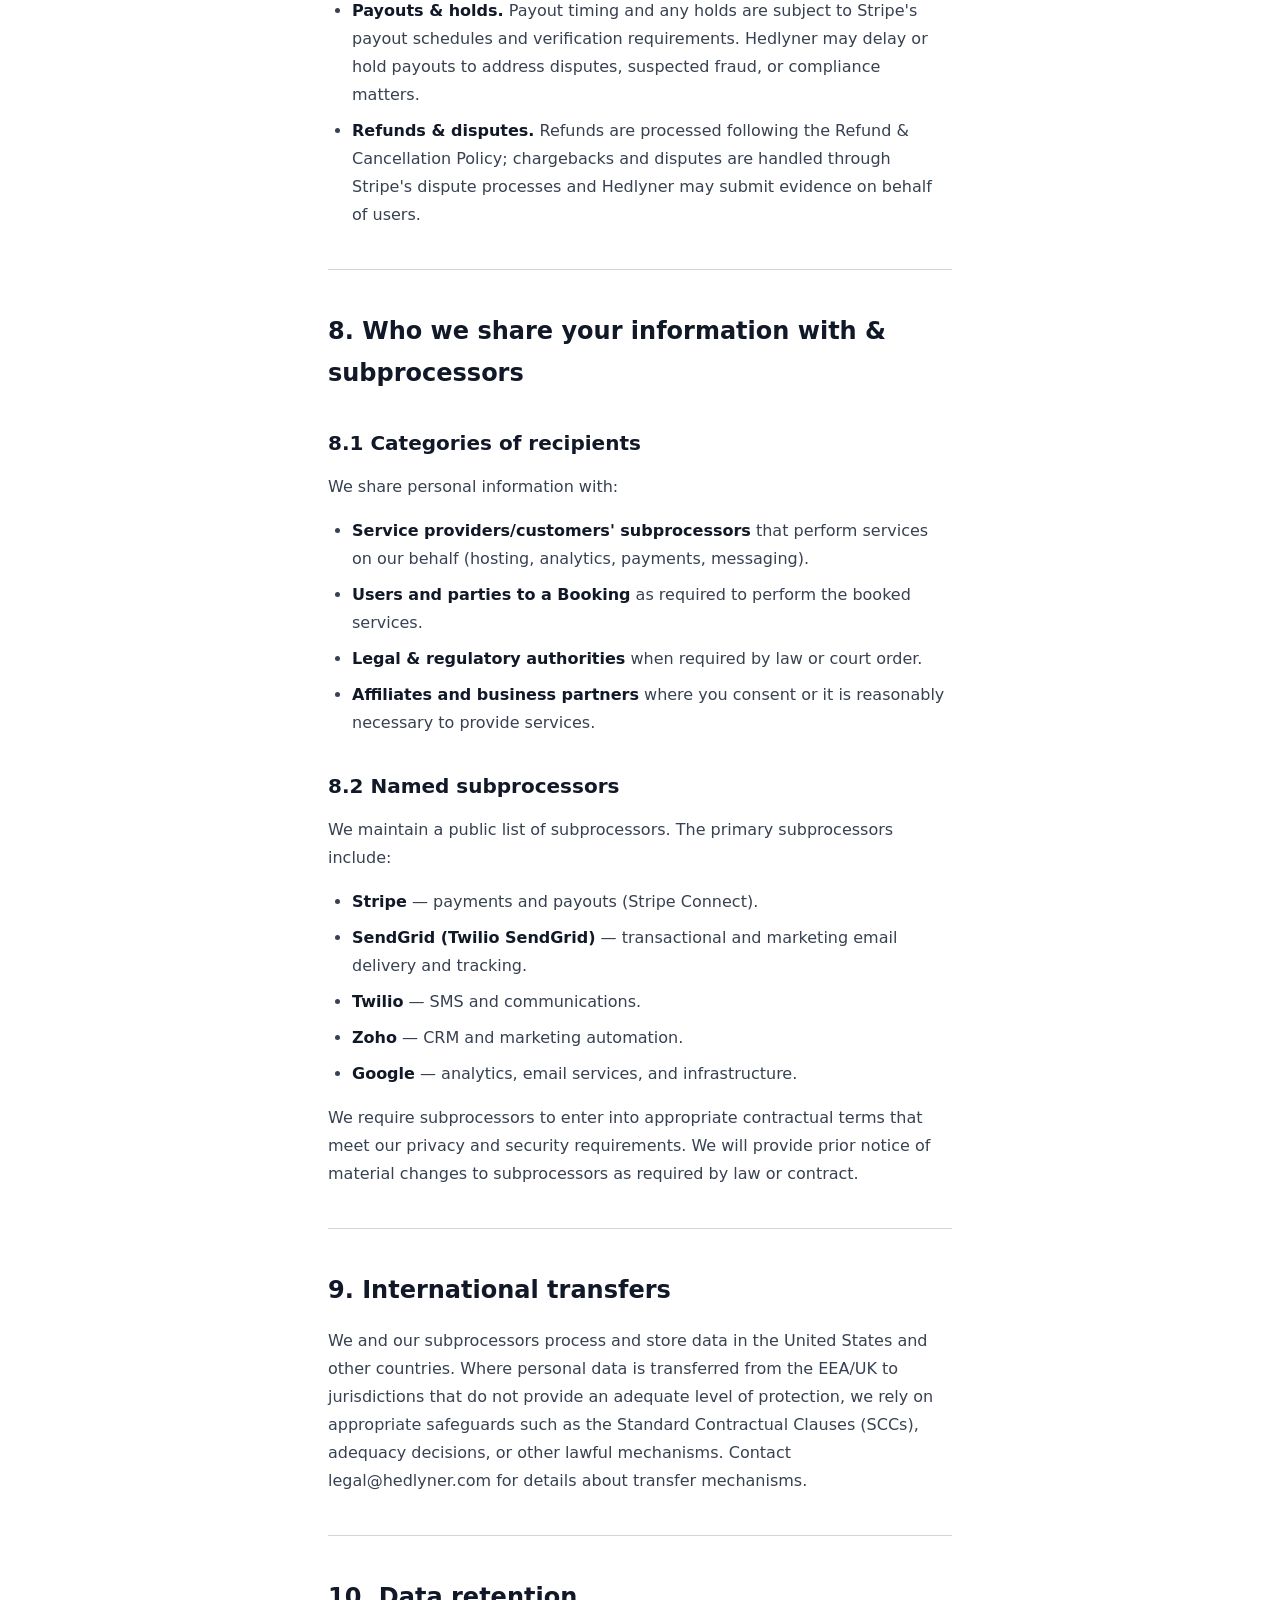
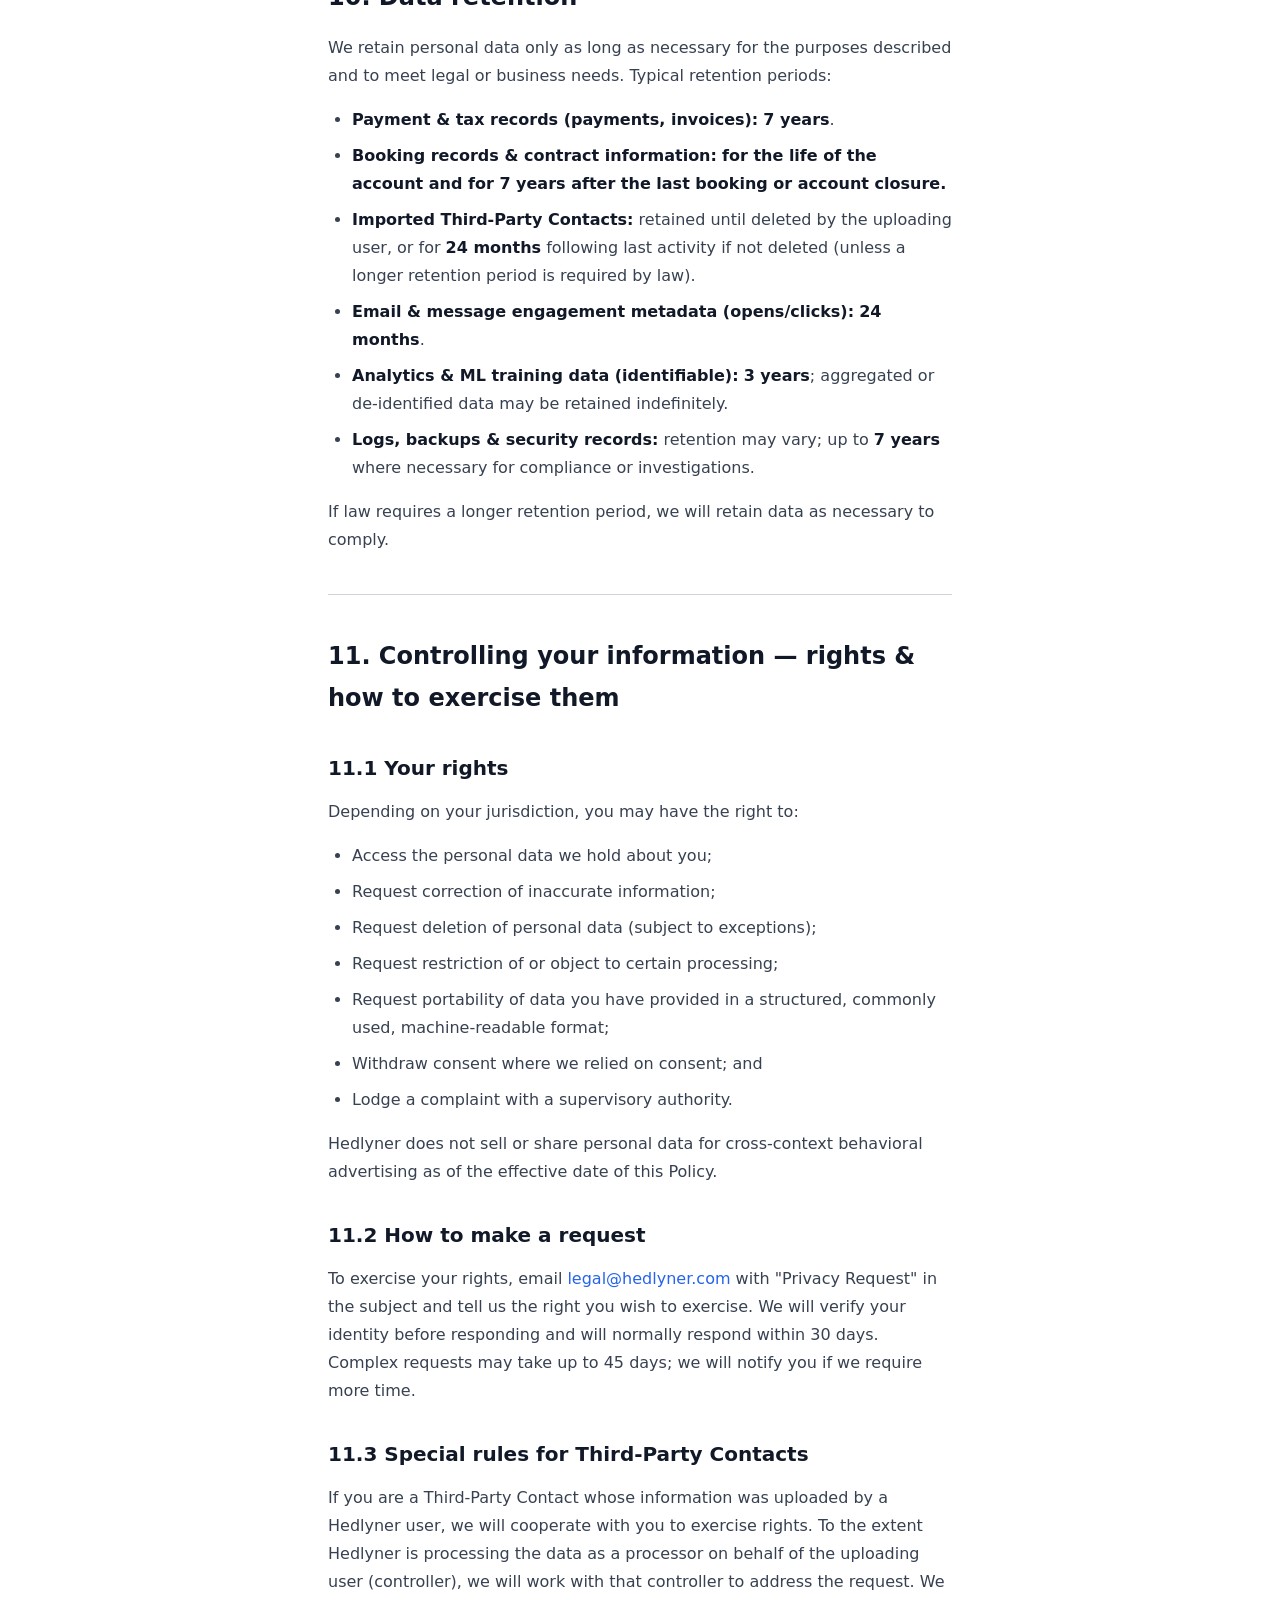
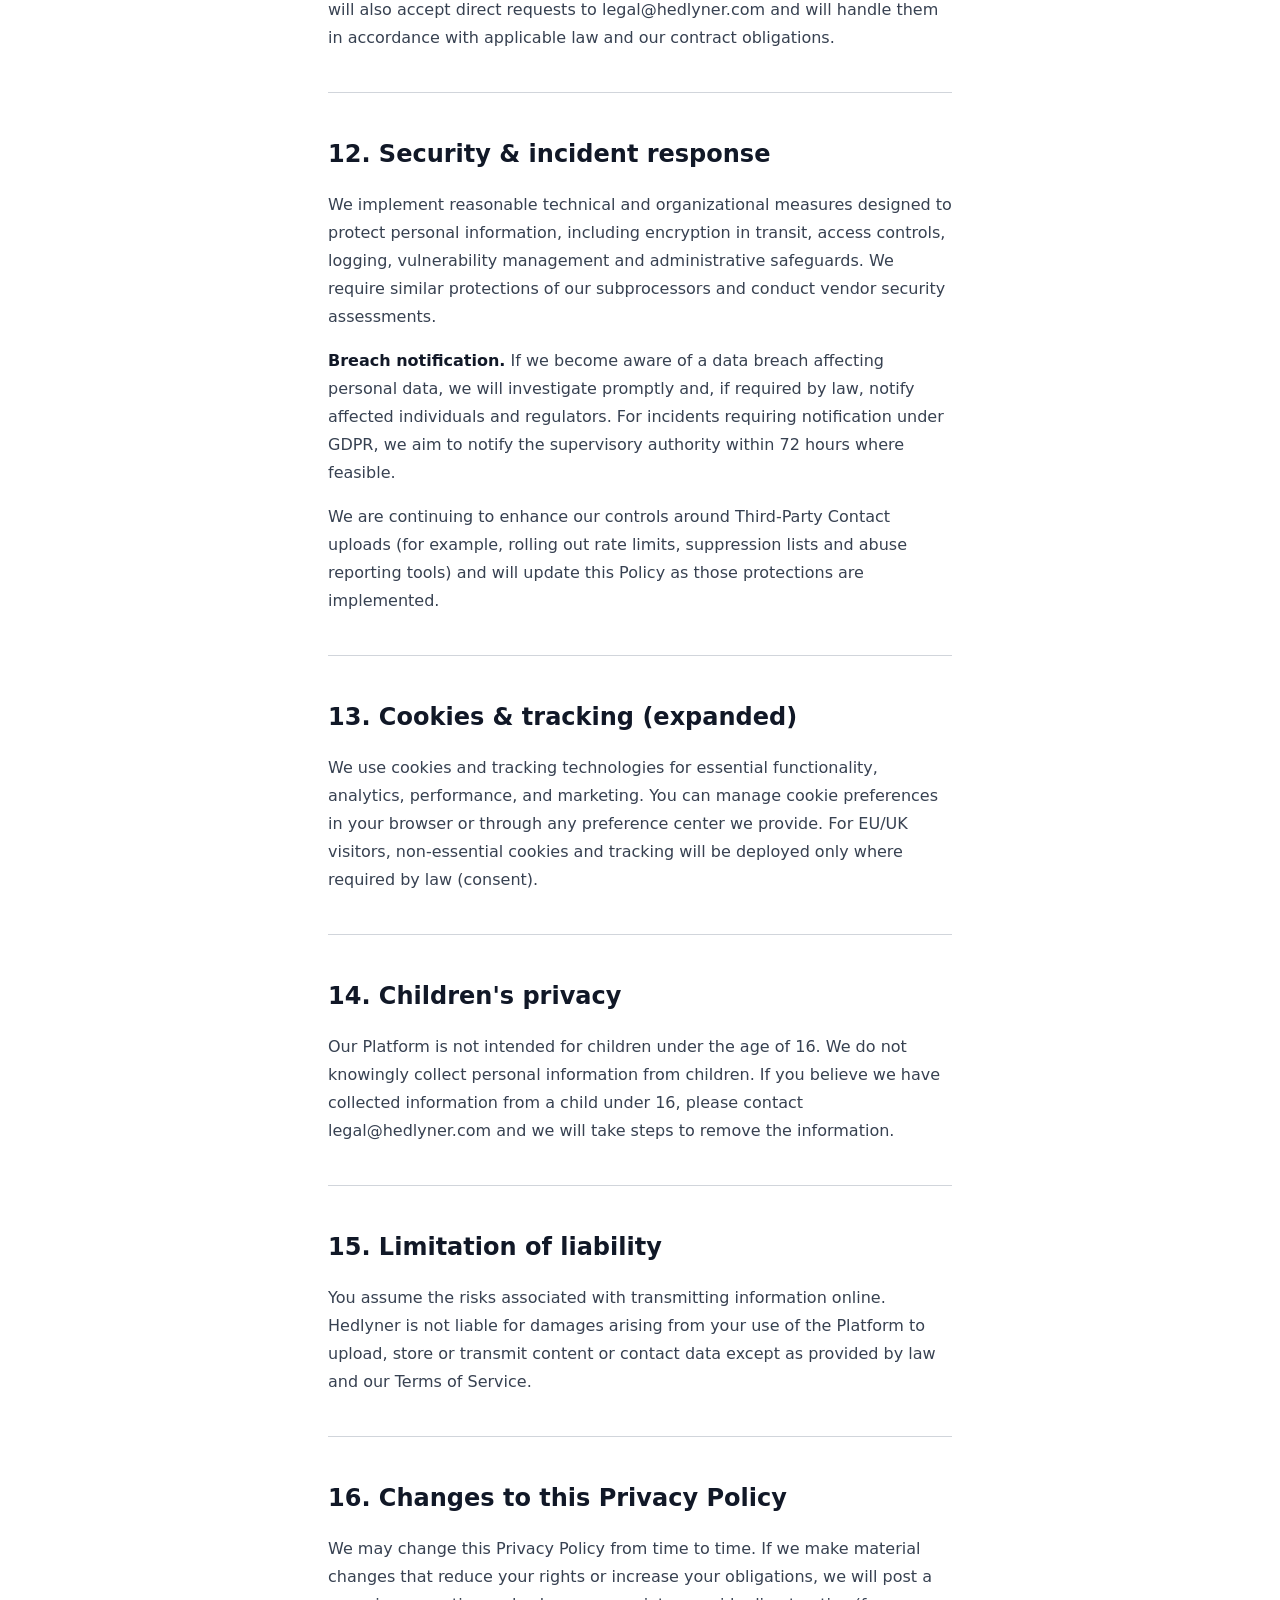
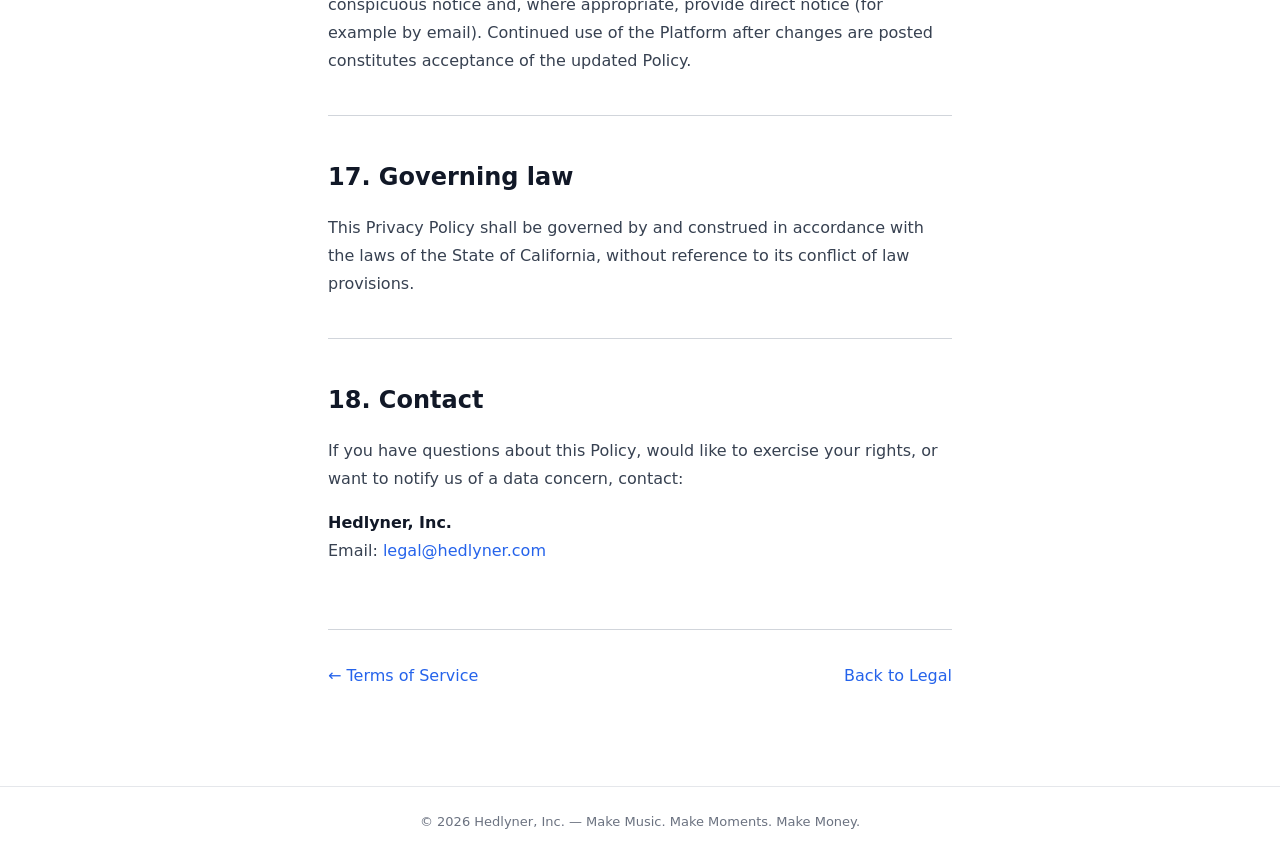
<file: legal/privacy/index.html>
<!DOCTYPE html>
<html lang="en">
<head>
<meta charset="UTF-8">
<meta name="viewport" content="width=device-width, initial-scale=1.0">
<title>Privacy Policy — Hedlyner</title>
<link rel="icon" href="/assets/logo-mark.svg" type="image/svg+xml">
<style>
  *{margin:0;padding:0;box-sizing:border-box;}
  body{background:#fff;color:#111827;font-family:'Instrument Sans','Inter',system-ui,sans-serif;-webkit-font-smoothing:antialiased;line-height:1.75;}
  a{color:#2563eb;text-decoration:none;}
  a:hover{color:#1d4ed8;}
  .topbar{border-bottom:1px solid #e5e7eb;padding:16px 24px;display:flex;align-items:center;gap:10px;}
  .topbar img{width:26px;height:28px;}
  .topbar strong{font-size:15px;letter-spacing:0.06em;color:#111827;}
  .page{max-width:672px;margin:0 auto;padding:56px 24px 96px;}
  .back{display:inline-block;margin-bottom:48px;font-weight:500;}
  h1{font-size:36px;font-weight:700;margin-bottom:12px;letter-spacing:-0.02em;}
  .effective{color:#4b5563;margin-bottom:32px;}
  h2{font-size:24px;font-weight:700;margin:40px 0 16px;}
  h3{font-size:20px;font-weight:700;margin:32px 0 12px;}
  p{color:#374151;font-size:16px;margin-bottom:16px;}
  ul,ol{margin:0 0 16px 24px;color:#374151;}
  li{margin-bottom:8px;}
  strong{color:#111827;}
  hr{border:none;border-top:1px solid #d1d5db;margin:40px 0 32px;}
  .footnav{margin-top:64px;padding-top:32px;border-top:1px solid #d1d5db;display:flex;justify-content:space-between;font-weight:500;}
  .foot{border-top:1px solid #e5e7eb;padding:24px;text-align:center;font-size:13px;color:#6b7280;}
</style>
</head>
<body>
<div class="topbar">
  <a href="/" style="display:flex;align-items:center;gap:10px;color:inherit;">
    <img src="/assets/logo-mark.svg" alt="Hedlyner">
    <strong>HEDLYNER</strong>
  </a>
</div>
<div class="page">
<a class="back" href="/legal">← Back to Legal</a>

<h1>HEDLYNER PRIVACY POLICY</h1>
<p class="effective"><strong>Effective:</strong> January 1, 2026</p>

<hr>

<h2>1. Our commitment to your privacy</h2>
<p>Our Privacy Policy tells you what personally identifiable information Hedlyner, Inc. ("Hedlyner," "we," "us") may collect from you, how Hedlyner may process your personally identifiable information, how you can limit Hedlyner's use of your personally identifiable information, and your rights to obtain, modify and/or delete any personally identifiable information we have collected from you. This Privacy Policy applies to information collected through Hedlyner's website, mobile apps and Platform (collectively, the "Platform").</p>

<hr>

<h2>2. Information we collect</h2>

<h3>2.1 Information you provide Hedlyner</h3>
<p>You may provide information directly to Hedlyner when you register for an account, create or update your profile (including an artist page or venue profile), create or manage Bookings, Contacts, contact support, or otherwise communicate with us. This includes:</p>
<ul>
  <li><strong>Account &amp; profile information:</strong> name, username, email address, phone number, billing address, profile pictures, artist/venue descriptions, contact details and other identifying details.</li>
  <li><strong>Uploaded content:</strong> images, media, promotional materials, documents, attachments and other content you upload to the Platform.</li>
  <li><strong>Communications:</strong> messages you send through the Platform or to our support or legal teams, including any information you include in those messages.</li>
  <li><strong>Verification &amp; KYC information:</strong> government ID or other identity documentation if required for payments, payouts, or compliance.</li>
  <li><strong>Third-party contact data that you upload</strong> (see section 2.4 below).</li>
</ul>

<h3>2.2 Information collected automatically</h3>
<p>When you use the Platform we automatically collect some information about your device, browser, and usage, including:</p>
<ul>
  <li><strong>Device and technical data:</strong> IP address, browser type, device identifiers, operating system, screen resolution and language preferences.</li>
  <li><strong>Usage and performance data:</strong> pages viewed, features used, timestamps, errors and performance metrics.</li>
  <li><strong>Log data &amp; diagnostics:</strong> server logs, crash reports and related technical data.</li>
</ul>
<p>We use cookies, web beacons, and similar tracking technologies to collect this information. See Section 2.3 for details.</p>

<h3>2.3 Cookies</h3>
<p>Hedlyner may use cookies, web beacons, local storage, and similar technologies to provide, protect and improve the Platform and your experience. Cookies help us remember your preferences, support security, provide analytics, and enable certain features. We may also use cookies and similar technologies for advertising and tracking where we have your consent or a lawful basis. You can manage cookie settings at the browser level or via any consent tool we provide; blocking cookies may reduce functionality.</p>

<h3>2.4 Third-party contacts uploaded by users</h3>
<p>A core Platform feature is the ability for Hedlyner users (for example, Bookers, Venues or Artists) to upload or import contact lists or individual contact records for people who are not Hedlyner users ("Third-Party Contacts"). This may include:</p>
<ul>
  <li>Name, email, phone number, affiliation/role, notes and other information provided by the uploading user.</li>
  <li>Records of communications Hedlyner sends to those contacts on behalf of the uploading user (delivery status, opens, clicks, unsubscribes, etc.).</li>
</ul>
<p><strong>Important representation by users:</strong> When a user uploads or imports Third-Party Contacts, the uploading user represents that they have a lawful basis to provide those contacts to Hedlyner and to permit Hedlyner to process and contact those persons for the purposes described in this Policy (including sending transactional or marketing messages as instructed). See Section 5 (Users' obligations) for more details.</p>

<h3>2.5 Payment &amp; transaction data</h3>
<p>We collect payment-related information in connection with Bookings and Platform transactions. Hedlyner uses <strong>Stripe</strong> to process payments and manage payouts. Hedlyner stores only limited identifiers and metadata necessary to reconcile and manage payments (for example, Stripe customer IDs, PaymentIntent IDs, connected account IDs and transaction metadata). <strong>Hedlyner does not store full credit card or bank account numbers</strong> — those are tokenized and held by Stripe.</p>

<hr>

<h2>3. How we use information</h2>
<p>We process personal data for the following purposes:</p>
<ul>
  <li><strong>To provide and operate the Platform,</strong> including account management, Booking creation and execution, payment processing, and sending transactional communications (Booking confirmations, receipts, reminders).</li>
  <li><strong>To facilitate payments and payouts,</strong> including commission calculation, refunds, and tax reporting.</li>
  <li><strong>To send communications</strong> on behalf of users (transactional messages and, where authorized, marketing messages) and to collect delivery and engagement metadata for deliverability and troubleshooting.</li>
  <li><strong>To improve the Platform,</strong> including product analytics, aggregated reporting, model training and personalization based on booking history and usage data ("learning from data").</li>
  <li><strong>To detect and prevent fraud, abuse or wrongdoing,</strong> to comply with law, and to protect our rights.</li>
  <li><strong>To comply with legal obligations</strong> (tax reporting, lawful requests from authorities), and to enforce our Terms and Policies.</li>
</ul>
<p>We will only process personal data where we have a lawful basis (contract performance, legitimate interest, consent, or legal obligation) and, where required by law, we will obtain consent.</p>

<hr>

<h2>4. Legal bases for processing (EEA / UK)</h2>
<p>If you are located in the EEA or the UK, our legal bases for processing include:</p>
<ul>
  <li><strong>Contractual necessity:</strong> to perform the contract between you and Hedlyner (for example, to operate bookings or process payments).</li>
  <li><strong>Legitimate interests:</strong> for platform security, analytics, product improvement, and to ensure deliverability and fraud prevention — subject to a balancing test.</li>
  <li><strong>Consent:</strong> where required (for example, non-essential cookies or direct marketing where law requires).</li>
  <li><strong>Legal obligation:</strong> to comply with statutory duties and court orders.</li>
</ul>

<hr>

<h2>5. Users' obligations when uploading Third-Party Contacts</h2>
<p>If you are a Hedlyner user and you upload or import Third-Party Contacts, you must:</p>
<ol>
  <li>Have a lawful basis to provide those contacts to Hedlyner and permit Hedlyner to contact them on your behalf (consent, contractual necessity, or other lawful basis as required by law).</li>
  <li>Comply with applicable privacy and anti-spam laws when instructing Hedlyner to contact those persons.</li>
  <li>Honor opt-outs, suppression lists and abuse reports for contacts you upload.</li>
  <li>Use the contact import tools responsibly (no unlawful bulk scraping or purchase of data with unclear provenance).</li>
</ol>
<p>If you do not have a lawful basis to upload or contact an individual, do not upload that person's information. <strong>Hedlyner's Terms of Service require users to indemnify Hedlyner against claims arising from improper uploads or communications.</strong> Hedlyner may suspend or terminate access to upload features for abuse or violations.</p>

<hr>

<h2>6. Email &amp; messaging: transactional vs. marketing, and tracking</h2>

<h3>6.1 Transactional messages</h3>
<p>Hedlyner and our users send <strong>transactional messages</strong> (Booking confirmations, changes, reminders, payment receipts) that are necessary to operate Bookings. Transactional messages are sent on behalf of users and are treated as required communications.</p>

<h3>6.2 Marketing messages</h3>
<p>Marketing or promotional messages are sent only with an appropriate lawful basis (consent where required) and include an easy opt-out mechanism. If you are a recipient of marketing messages and wish to unsubscribe, use the unsubscribe link or contact support@hedlyner.com.</p>

<h3>6.3 Tracking &amp; legitimate interest balancing test</h3>
<p>When transactional messages are sent, Hedlyner collects <strong>delivery and engagement metadata</strong> (delivery status, opens, clicks, unsubscribes, bounce status) for the limited purposes of:</p>
<ul>
  <li>Improving deliverability and ensuring messages are received;</li>
  <li>Detecting and preventing abuse, fraud and spam;</li>
  <li>Operating and troubleshooting the Platform.</li>
</ul>
<p>For transactional message tracking we rely on contract performance and <strong>legitimate interest</strong>, having undertaken a balancing test which concluded that: (a) the processing is narrowly tailored to operational needs and security; (b) it is necessary to provide reliable communications on the Platform; and (c) it does not unduly infringe on recipients' privacy because only metadata is collected and retention is limited. For marketing tracking, we obtain consent where legally required.</p>
<p><strong>Providers used for messaging &amp; tracking:</strong> Twilio, SendGrid (Twilio SendGrid), and Zoho are used to send and track messages. Hedlyner works with these providers and they may collect additional metadata as described in their policies.</p>

<hr>

<h2>7. Payments, fees &amp; Stripe</h2>
<ul>
  <li><strong>Stripe &amp; tokenization.</strong> Hedlyner uses <strong>Stripe</strong> (including Stripe Connect) to process payments and manage payouts. Stripe tokenizes card and bank details. Hedlyner stores only the identifiers and metadata needed to manage transactions (for example, Stripe customer IDs, payment intent IDs, and connected account IDs). Hedlyner does not store full payment card numbers or bank account numbers.</li>
  <li><strong>Marketplace model &amp; commissions.</strong> Hedlyner operates a marketplace model: payments for Bookings are processed via Stripe and Platform fees/commissions are applied per the Payment Terms. Depending on the transaction and the connected account type, Stripe may act as the payment processor and/or merchant of record. We will clearly disclose at the time of payment who is the charging party and the applicable fees.</li>
  <li><strong>Payouts &amp; holds.</strong> Payout timing and any holds are subject to Stripe's payout schedules and verification requirements. Hedlyner may delay or hold payouts to address disputes, suspected fraud, or compliance matters.</li>
  <li><strong>Refunds &amp; disputes.</strong> Refunds are processed following the Refund &amp; Cancellation Policy; chargebacks and disputes are handled through Stripe's dispute processes and Hedlyner may submit evidence on behalf of users.</li>
</ul>

<hr>

<h2>8. Who we share your information with &amp; subprocessors</h2>

<h3>8.1 Categories of recipients</h3>
<p>We share personal information with:</p>
<ul>
  <li><strong>Service providers/customers' subprocessors</strong> that perform services on our behalf (hosting, analytics, payments, messaging).</li>
  <li><strong>Users and parties to a Booking</strong> as required to perform the booked services.</li>
  <li><strong>Legal &amp; regulatory authorities</strong> when required by law or court order.</li>
  <li><strong>Affiliates and business partners</strong> where you consent or it is reasonably necessary to provide services.</li>
</ul>

<h3>8.2 Named subprocessors</h3>
<p>We maintain a public list of subprocessors. The primary subprocessors include:</p>
<ul>
  <li><strong>Stripe</strong> — payments and payouts (Stripe Connect).</li>
  <li><strong>SendGrid (Twilio SendGrid)</strong> — transactional and marketing email delivery and tracking.</li>
  <li><strong>Twilio</strong> — SMS and communications.</li>
  <li><strong>Zoho</strong> — CRM and marketing automation.</li>
  <li><strong>Google</strong> — analytics, email services, and infrastructure.</li>
</ul>
<p>We require subprocessors to enter into appropriate contractual terms that meet our privacy and security requirements. We will provide prior notice of material changes to subprocessors as required by law or contract.</p>

<hr>

<h2>9. International transfers</h2>
<p>We and our subprocessors process and store data in the United States and other countries. Where personal data is transferred from the EEA/UK to jurisdictions that do not provide an adequate level of protection, we rely on appropriate safeguards such as the Standard Contractual Clauses (SCCs), adequacy decisions, or other lawful mechanisms. Contact legal@hedlyner.com for details about transfer mechanisms.</p>

<hr>

<h2>10. Data retention</h2>
<p>We retain personal data only as long as necessary for the purposes described and to meet legal or business needs. Typical retention periods:</p>
<ul>
  <li><strong>Payment &amp; tax records (payments, invoices):</strong> <strong>7 years</strong>.</li>
  <li><strong>Booking records &amp; contract information:</strong> <strong>for the life of the account and for 7 years after the last booking or account closure.</strong></li>
  <li><strong>Imported Third-Party Contacts:</strong> retained until deleted by the uploading user, or for <strong>24 months</strong> following last activity if not deleted (unless a longer retention period is required by law).</li>
  <li><strong>Email &amp; message engagement metadata (opens/clicks):</strong> <strong>24 months</strong>.</li>
  <li><strong>Analytics &amp; ML training data (identifiable):</strong> <strong>3 years</strong>; aggregated or de-identified data may be retained indefinitely.</li>
  <li><strong>Logs, backups &amp; security records:</strong> retention may vary; up to <strong>7 years</strong> where necessary for compliance or investigations.</li>
</ul>
<p>If law requires a longer retention period, we will retain data as necessary to comply.</p>

<hr>

<h2>11. Controlling your information — rights &amp; how to exercise them</h2>

<h3>11.1 Your rights</h3>
<p>Depending on your jurisdiction, you may have the right to:</p>
<ul>
  <li>Access the personal data we hold about you;</li>
  <li>Request correction of inaccurate information;</li>
  <li>Request deletion of personal data (subject to exceptions);</li>
  <li>Request restriction of or object to certain processing;</li>
  <li>Request portability of data you have provided in a structured, commonly used, machine-readable format;</li>
  <li>Withdraw consent where we relied on consent; and</li>
  <li>Lodge a complaint with a supervisory authority.</li>
</ul>
<p>Hedlyner does not sell or share personal data for cross-context behavioral advertising as of the effective date of this Policy.</p>

<h3>11.2 How to make a request</h3>
<p>To exercise your rights, email <a href="mailto:legal@hedlyner.com">legal@hedlyner.com</a> with "Privacy Request" in the subject and tell us the right you wish to exercise. We will verify your identity before responding and will normally respond within 30 days. Complex requests may take up to 45 days; we will notify you if we require more time.</p>

<h3>11.3 Special rules for Third-Party Contacts</h3>
<p>If you are a Third-Party Contact whose information was uploaded by a Hedlyner user, we will cooperate with you to exercise rights. To the extent Hedlyner is processing the data as a processor on behalf of the uploading user (controller), we will work with that controller to address the request. We will also accept direct requests to legal@hedlyner.com and will handle them in accordance with applicable law and our contract obligations.</p>

<hr>

<h2>12. Security &amp; incident response</h2>
<p>We implement reasonable technical and organizational measures designed to protect personal information, including encryption in transit, access controls, logging, vulnerability management and administrative safeguards. We require similar protections of our subprocessors and conduct vendor security assessments.</p>
<p><strong>Breach notification.</strong> If we become aware of a data breach affecting personal data, we will investigate promptly and, if required by law, notify affected individuals and regulators. For incidents requiring notification under GDPR, we aim to notify the supervisory authority within 72 hours where feasible.</p>
<p>We are continuing to enhance our controls around Third-Party Contact uploads (for example, rolling out rate limits, suppression lists and abuse reporting tools) and will update this Policy as those protections are implemented.</p>

<hr>

<h2>13. Cookies &amp; tracking (expanded)</h2>
<p>We use cookies and tracking technologies for essential functionality, analytics, performance, and marketing. You can manage cookie preferences in your browser or through any preference center we provide. For EU/UK visitors, non-essential cookies and tracking will be deployed only where required by law (consent).</p>

<hr>

<h2>14. Children's privacy</h2>
<p>Our Platform is not intended for children under the age of 16. We do not knowingly collect personal information from children. If you believe we have collected information from a child under 16, please contact legal@hedlyner.com and we will take steps to remove the information.</p>

<hr>

<h2>15. Limitation of liability</h2>
<p>You assume the risks associated with transmitting information online. Hedlyner is not liable for damages arising from your use of the Platform to upload, store or transmit content or contact data except as provided by law and our Terms of Service.</p>

<hr>

<h2>16. Changes to this Privacy Policy</h2>
<p>We may change this Privacy Policy from time to time. If we make material changes that reduce your rights or increase your obligations, we will post a conspicuous notice and, where appropriate, provide direct notice (for example by email). Continued use of the Platform after changes are posted constitutes acceptance of the updated Policy.</p>

<hr>

<h2>17. Governing law</h2>
<p>This Privacy Policy shall be governed by and construed in accordance with the laws of the State of California, without reference to its conflict of law provisions.</p>

<hr>

<h2>18. Contact</h2>
<p>If you have questions about this Policy, would like to exercise your rights, or want to notify us of a data concern, contact:</p>
<p><strong>Hedlyner, Inc.</strong><br>Email: <a href="mailto:legal@hedlyner.com">legal@hedlyner.com</a></p>

<div class="footnav">
  <a href="/legal/terms">← Terms of Service</a>
  <a href="/legal">Back to Legal</a>
</div>
</div>
<div class="foot">© 2026 Hedlyner, Inc. — Make Music. Make Moments. Make Money.</div>
</body>
</html>
</file>
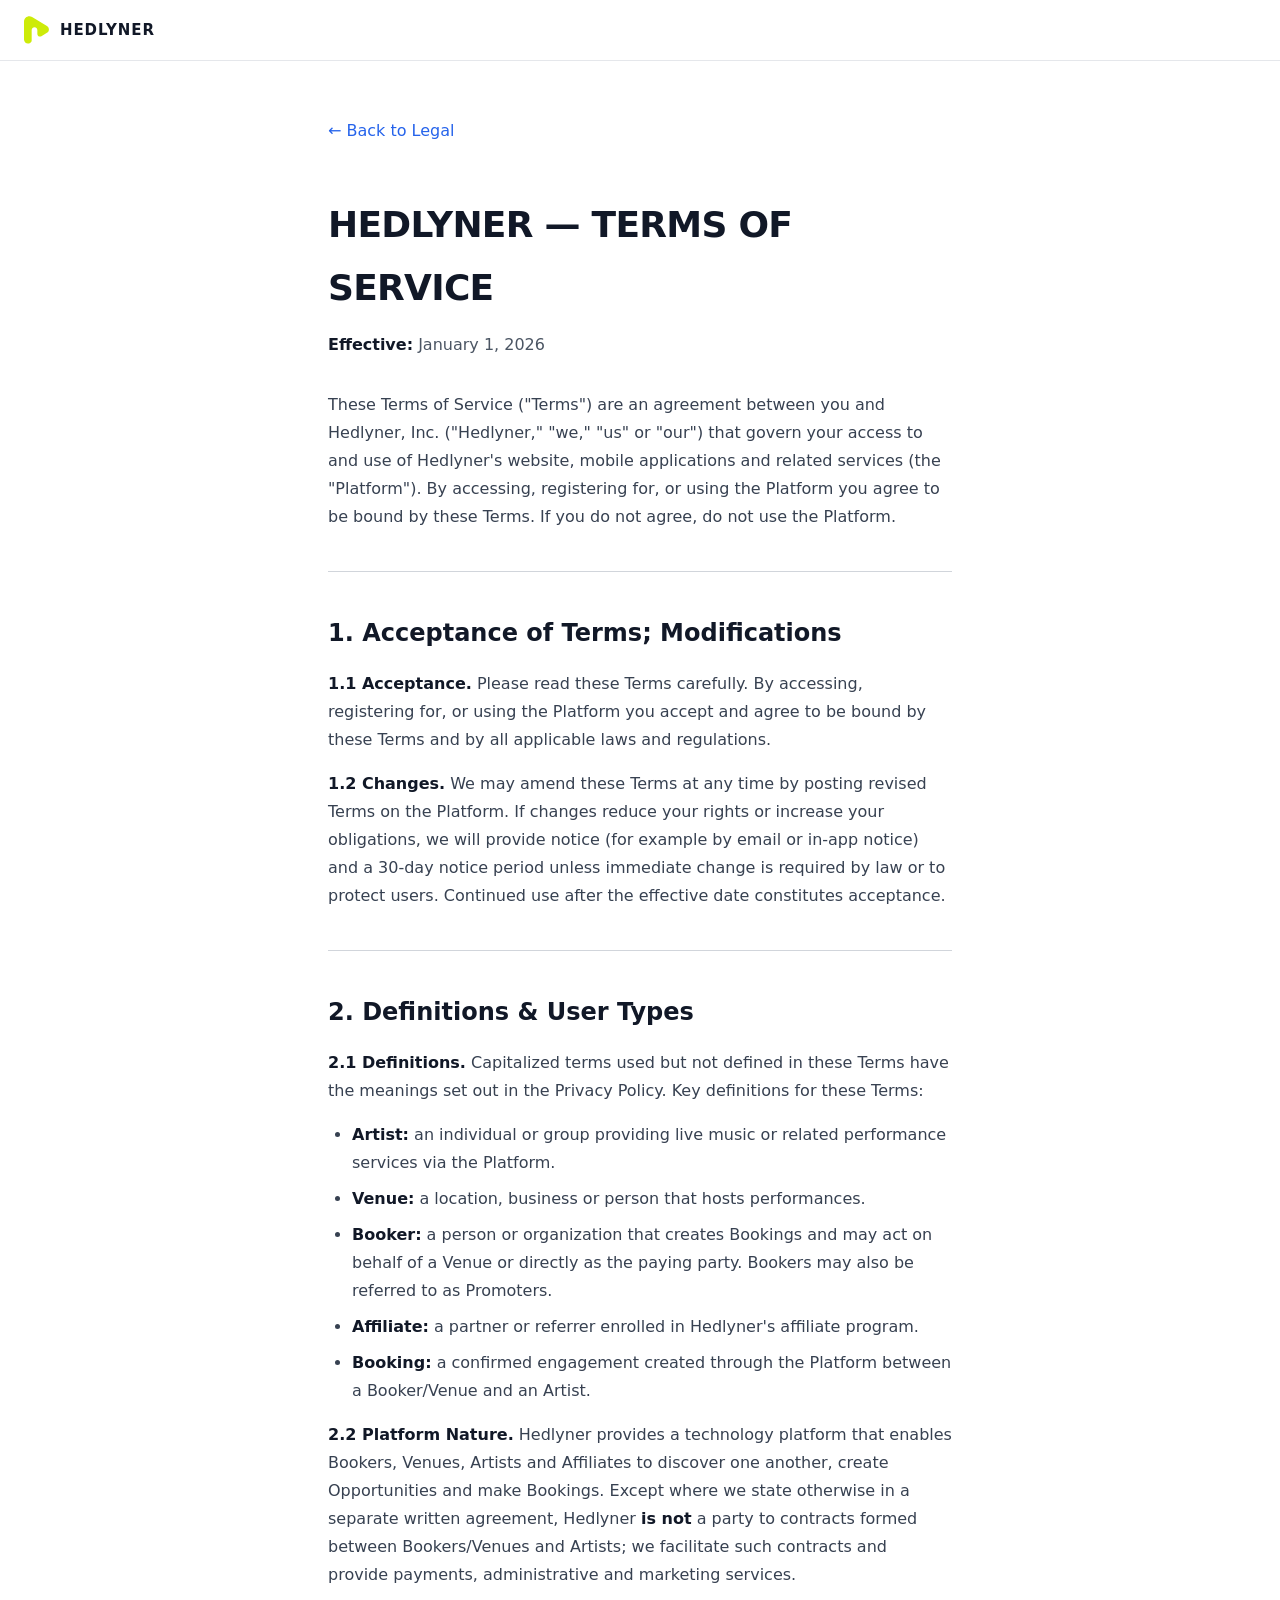
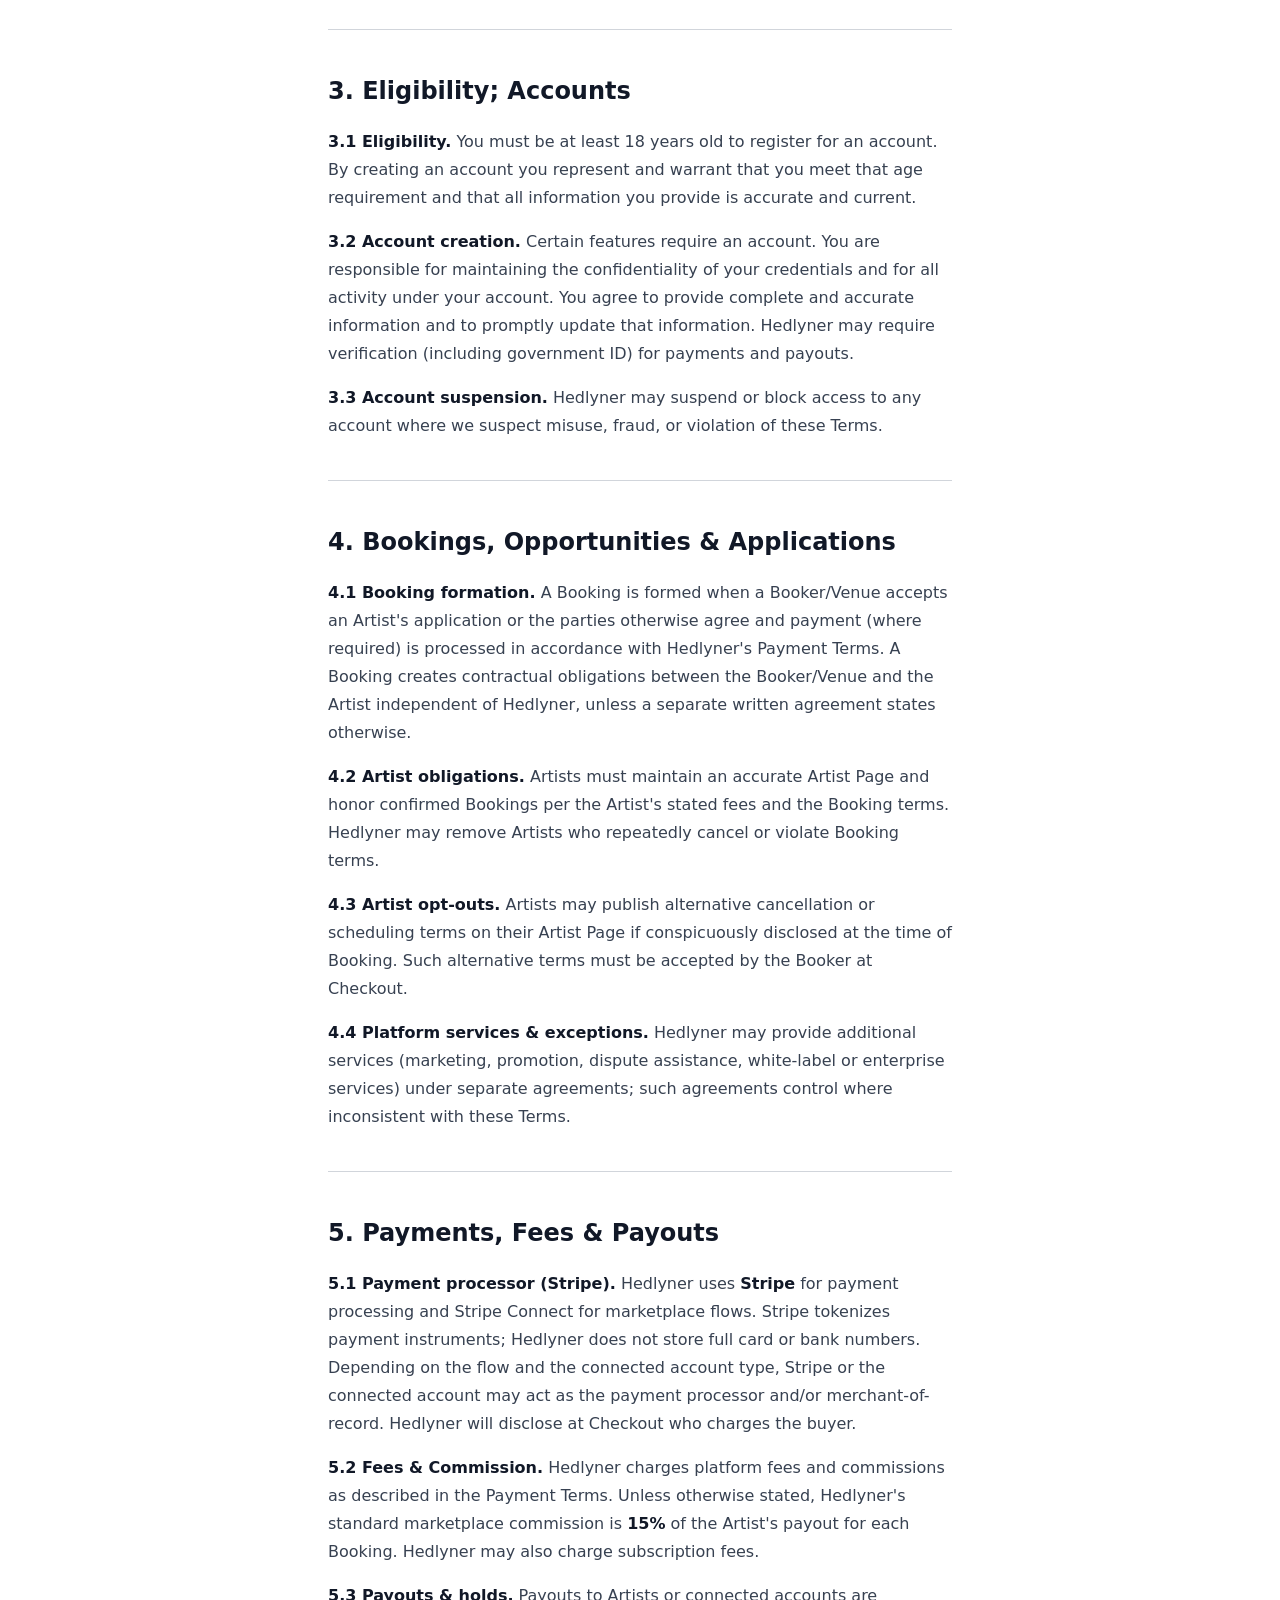
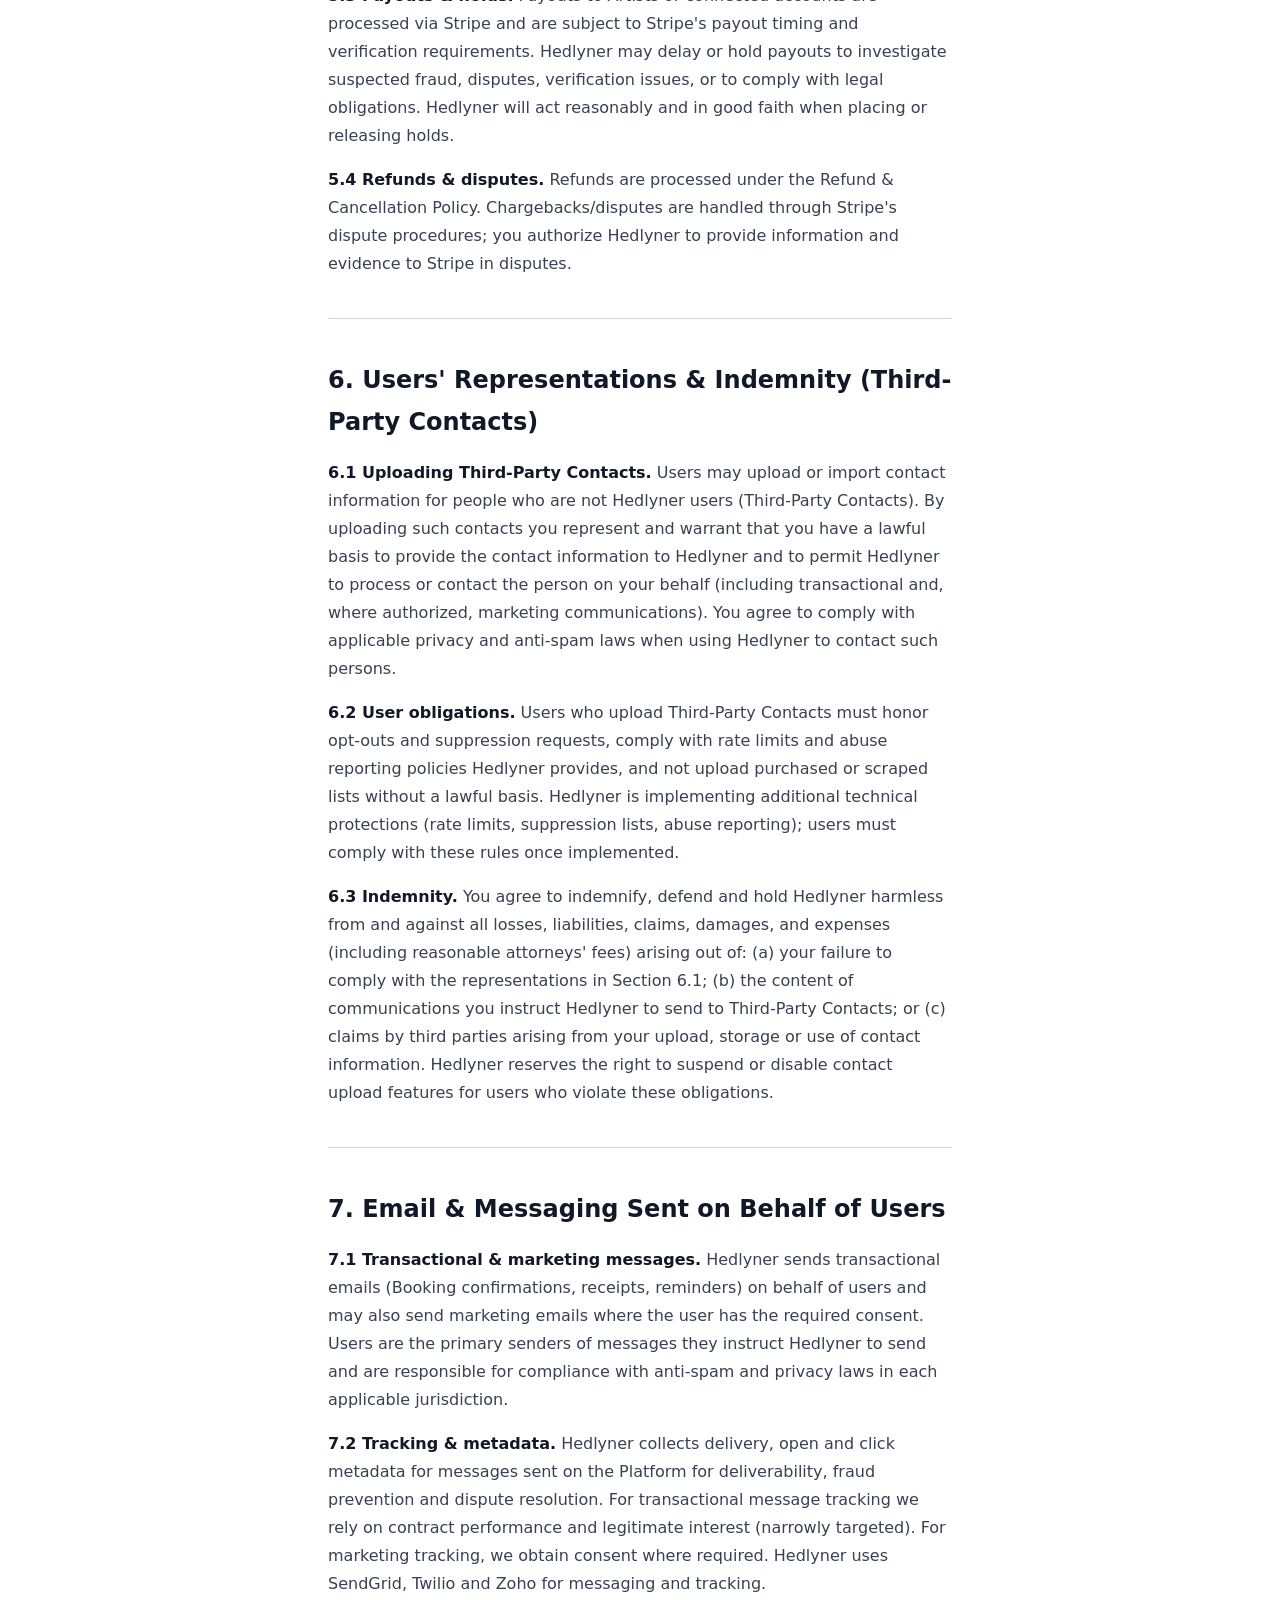
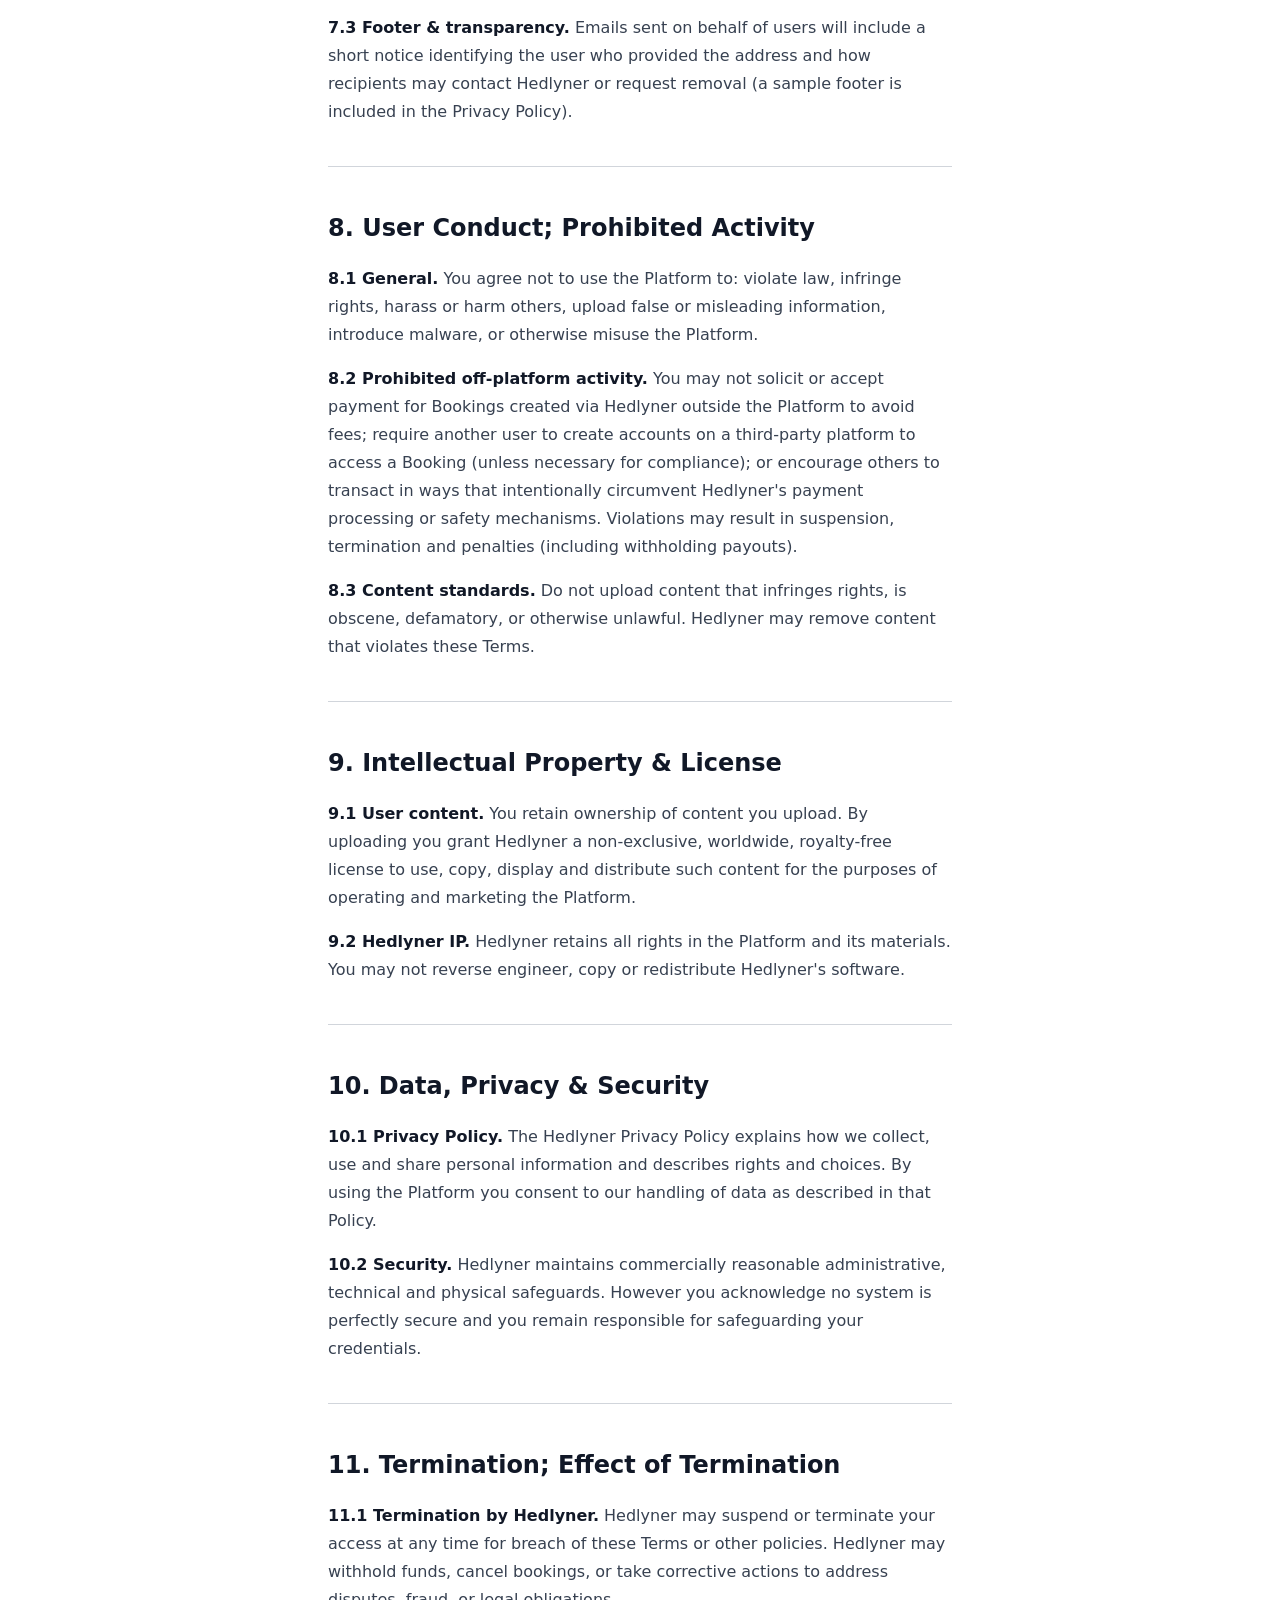
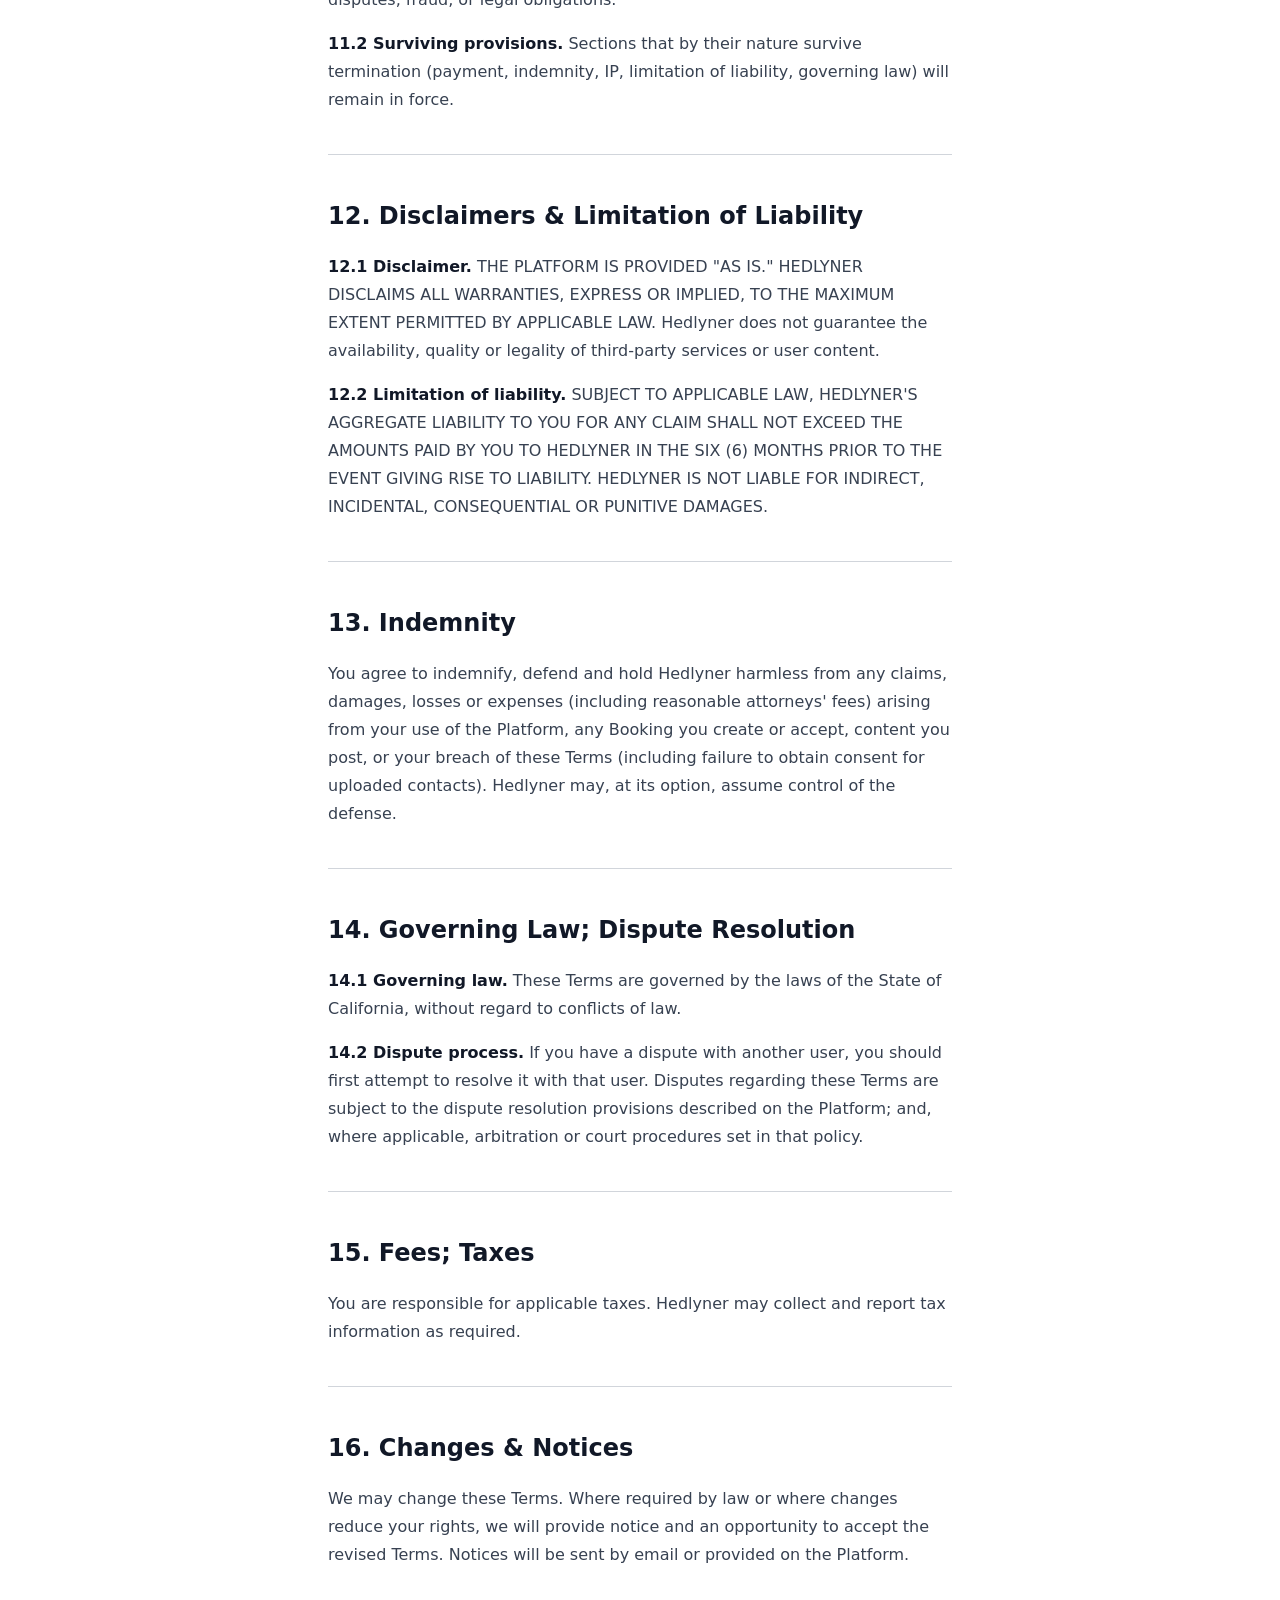
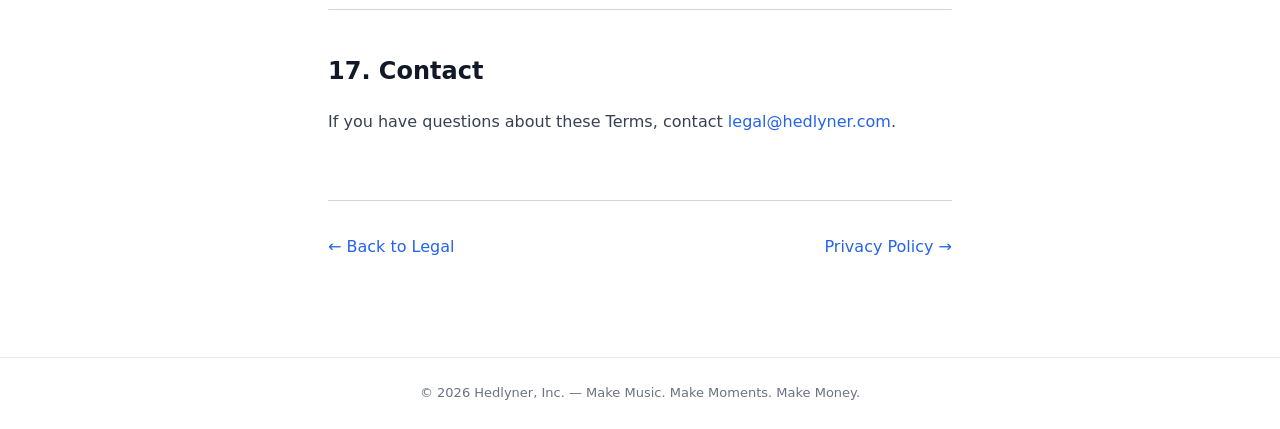
<file: legal/terms/index.html>
<!DOCTYPE html>
<html lang="en">
<head>
<meta charset="UTF-8">
<meta name="viewport" content="width=device-width, initial-scale=1.0">
<title>Terms of Service — Hedlyner</title>
<link rel="icon" href="/assets/logo-mark.svg" type="image/svg+xml">
<style>
  *{margin:0;padding:0;box-sizing:border-box;}
  body{background:#fff;color:#111827;font-family:'Instrument Sans','Inter',system-ui,sans-serif;-webkit-font-smoothing:antialiased;line-height:1.75;}
  a{color:#2563eb;text-decoration:none;}
  a:hover{color:#1d4ed8;}
  .topbar{border-bottom:1px solid #e5e7eb;padding:16px 24px;display:flex;align-items:center;gap:10px;}
  .topbar img{width:26px;height:28px;}
  .topbar strong{font-size:15px;letter-spacing:0.06em;color:#111827;}
  .page{max-width:672px;margin:0 auto;padding:56px 24px 96px;}
  .back{display:inline-block;margin-bottom:48px;font-weight:500;}
  h1{font-size:36px;font-weight:700;margin-bottom:12px;letter-spacing:-0.02em;}
  .effective{color:#4b5563;margin-bottom:32px;}
  h2{font-size:24px;font-weight:700;margin:40px 0 16px;}
  p{color:#374151;font-size:16px;margin-bottom:16px;}
  ul,ol{margin:0 0 16px 24px;color:#374151;}
  li{margin-bottom:8px;}
  strong{color:#111827;}
  hr{border:none;border-top:1px solid #d1d5db;margin:40px 0 32px;}
  .footnav{margin-top:64px;padding-top:32px;border-top:1px solid #d1d5db;display:flex;justify-content:space-between;font-weight:500;}
  .foot{border-top:1px solid #e5e7eb;padding:24px;text-align:center;font-size:13px;color:#6b7280;}
</style>
</head>
<body>
<div class="topbar">
  <a href="/" style="display:flex;align-items:center;gap:10px;color:inherit;">
    <img src="/assets/logo-mark.svg" alt="Hedlyner">
    <strong>HEDLYNER</strong>
  </a>
</div>
<div class="page">
<a class="back" href="/legal">← Back to Legal</a>

<h1>HEDLYNER — TERMS OF SERVICE</h1>
<p class="effective"><strong>Effective:</strong> January 1, 2026</p>

<p>These Terms of Service ("Terms") are an agreement between you and Hedlyner, Inc. ("Hedlyner," "we," "us" or "our") that govern your access to and use of Hedlyner's website, mobile applications and related services (the "Platform"). By accessing, registering for, or using the Platform you agree to be bound by these Terms. If you do not agree, do not use the Platform.</p>

<hr>

<h2>1. Acceptance of Terms; Modifications</h2>
<p><strong>1.1 Acceptance.</strong> Please read these Terms carefully. By accessing, registering for, or using the Platform you accept and agree to be bound by these Terms and by all applicable laws and regulations.</p>
<p><strong>1.2 Changes.</strong> We may amend these Terms at any time by posting revised Terms on the Platform. If changes reduce your rights or increase your obligations, we will provide notice (for example by email or in-app notice) and a 30-day notice period unless immediate change is required by law or to protect users. Continued use after the effective date constitutes acceptance.</p>

<hr>

<h2>2. Definitions &amp; User Types</h2>
<p><strong>2.1 Definitions.</strong> Capitalized terms used but not defined in these Terms have the meanings set out in the Privacy Policy. Key definitions for these Terms:</p>
<ul>
  <li><strong>Artist:</strong> an individual or group providing live music or related performance services via the Platform.</li>
  <li><strong>Venue:</strong> a location, business or person that hosts performances.</li>
  <li><strong>Booker:</strong> a person or organization that creates Bookings and may act on behalf of a Venue or directly as the paying party. Bookers may also be referred to as Promoters.</li>
  <li><strong>Affiliate:</strong> a partner or referrer enrolled in Hedlyner's affiliate program.</li>
  <li><strong>Booking:</strong> a confirmed engagement created through the Platform between a Booker/Venue and an Artist.</li>
</ul>
<p><strong>2.2 Platform Nature.</strong> Hedlyner provides a technology platform that enables Bookers, Venues, Artists and Affiliates to discover one another, create Opportunities and make Bookings. Except where we state otherwise in a separate written agreement, Hedlyner <strong>is not</strong> a party to contracts formed between Bookers/Venues and Artists; we facilitate such contracts and provide payments, administrative and marketing services.</p>

<hr>

<h2>3. Eligibility; Accounts</h2>
<p><strong>3.1 Eligibility.</strong> You must be at least 18 years old to register for an account. By creating an account you represent and warrant that you meet that age requirement and that all information you provide is accurate and current.</p>
<p><strong>3.2 Account creation.</strong> Certain features require an account. You are responsible for maintaining the confidentiality of your credentials and for all activity under your account. You agree to provide complete and accurate information and to promptly update that information. Hedlyner may require verification (including government ID) for payments and payouts.</p>
<p><strong>3.3 Account suspension.</strong> Hedlyner may suspend or block access to any account where we suspect misuse, fraud, or violation of these Terms.</p>

<hr>

<h2>4. Bookings, Opportunities &amp; Applications</h2>
<p><strong>4.1 Booking formation.</strong> A Booking is formed when a Booker/Venue accepts an Artist's application or the parties otherwise agree and payment (where required) is processed in accordance with Hedlyner's Payment Terms. A Booking creates contractual obligations between the Booker/Venue and the Artist independent of Hedlyner, unless a separate written agreement states otherwise.</p>
<p><strong>4.2 Artist obligations.</strong> Artists must maintain an accurate Artist Page and honor confirmed Bookings per the Artist's stated fees and the Booking terms. Hedlyner may remove Artists who repeatedly cancel or violate Booking terms.</p>
<p><strong>4.3 Artist opt-outs.</strong> Artists may publish alternative cancellation or scheduling terms on their Artist Page if conspicuously disclosed at the time of Booking. Such alternative terms must be accepted by the Booker at Checkout.</p>
<p><strong>4.4 Platform services &amp; exceptions.</strong> Hedlyner may provide additional services (marketing, promotion, dispute assistance, white-label or enterprise services) under separate agreements; such agreements control where inconsistent with these Terms.</p>

<hr>

<h2>5. Payments, Fees &amp; Payouts</h2>
<p><strong>5.1 Payment processor (Stripe).</strong> Hedlyner uses <strong>Stripe</strong> for payment processing and Stripe Connect for marketplace flows. Stripe tokenizes payment instruments; Hedlyner does not store full card or bank numbers. Depending on the flow and the connected account type, Stripe or the connected account may act as the payment processor and/or merchant-of-record. Hedlyner will disclose at Checkout who charges the buyer.</p>
<p><strong>5.2 Fees &amp; Commission.</strong> Hedlyner charges platform fees and commissions as described in the Payment Terms. Unless otherwise stated, Hedlyner's standard marketplace commission is <strong>15%</strong> of the Artist's payout for each Booking. Hedlyner may also charge subscription fees.</p>
<p><strong>5.3 Payouts &amp; holds.</strong> Payouts to Artists or connected accounts are processed via Stripe and are subject to Stripe's payout timing and verification requirements. Hedlyner may delay or hold payouts to investigate suspected fraud, disputes, verification issues, or to comply with legal obligations. Hedlyner will act reasonably and in good faith when placing or releasing holds.</p>
<p><strong>5.4 Refunds &amp; disputes.</strong> Refunds are processed under the Refund &amp; Cancellation Policy. Chargebacks/disputes are handled through Stripe's dispute procedures; you authorize Hedlyner to provide information and evidence to Stripe in disputes.</p>

<hr>

<h2>6. Users' Representations &amp; Indemnity (Third-Party Contacts)</h2>
<p><strong>6.1 Uploading Third-Party Contacts.</strong> Users may upload or import contact information for people who are not Hedlyner users (Third-Party Contacts). By uploading such contacts you represent and warrant that you have a lawful basis to provide the contact information to Hedlyner and to permit Hedlyner to process or contact the person on your behalf (including transactional and, where authorized, marketing communications). You agree to comply with applicable privacy and anti-spam laws when using Hedlyner to contact such persons.</p>
<p><strong>6.2 User obligations.</strong> Users who upload Third-Party Contacts must honor opt-outs and suppression requests, comply with rate limits and abuse reporting policies Hedlyner provides, and not upload purchased or scraped lists without a lawful basis. Hedlyner is implementing additional technical protections (rate limits, suppression lists, abuse reporting); users must comply with these rules once implemented.</p>
<p><strong>6.3 Indemnity.</strong> You agree to indemnify, defend and hold Hedlyner harmless from and against all losses, liabilities, claims, damages, and expenses (including reasonable attorneys' fees) arising out of: (a) your failure to comply with the representations in Section 6.1; (b) the content of communications you instruct Hedlyner to send to Third-Party Contacts; or (c) claims by third parties arising from your upload, storage or use of contact information. Hedlyner reserves the right to suspend or disable contact upload features for users who violate these obligations.</p>

<hr>

<h2>7. Email &amp; Messaging Sent on Behalf of Users</h2>
<p><strong>7.1 Transactional &amp; marketing messages.</strong> Hedlyner sends transactional emails (Booking confirmations, receipts, reminders) on behalf of users and may also send marketing emails where the user has the required consent. Users are the primary senders of messages they instruct Hedlyner to send and are responsible for compliance with anti-spam and privacy laws in each applicable jurisdiction.</p>
<p><strong>7.2 Tracking &amp; metadata.</strong> Hedlyner collects delivery, open and click metadata for messages sent on the Platform for deliverability, fraud prevention and dispute resolution. For transactional message tracking we rely on contract performance and legitimate interest (narrowly targeted). For marketing tracking, we obtain consent where required. Hedlyner uses SendGrid, Twilio and Zoho for messaging and tracking.</p>
<p><strong>7.3 Footer &amp; transparency.</strong> Emails sent on behalf of users will include a short notice identifying the user who provided the address and how recipients may contact Hedlyner or request removal (a sample footer is included in the Privacy Policy).</p>

<hr>

<h2>8. User Conduct; Prohibited Activity</h2>
<p><strong>8.1 General.</strong> You agree not to use the Platform to: violate law, infringe rights, harass or harm others, upload false or misleading information, introduce malware, or otherwise misuse the Platform.</p>
<p><strong>8.2 Prohibited off-platform activity.</strong> You may not solicit or accept payment for Bookings created via Hedlyner outside the Platform to avoid fees; require another user to create accounts on a third-party platform to access a Booking (unless necessary for compliance); or encourage others to transact in ways that intentionally circumvent Hedlyner's payment processing or safety mechanisms. Violations may result in suspension, termination and penalties (including withholding payouts).</p>
<p><strong>8.3 Content standards.</strong> Do not upload content that infringes rights, is obscene, defamatory, or otherwise unlawful. Hedlyner may remove content that violates these Terms.</p>

<hr>

<h2>9. Intellectual Property &amp; License</h2>
<p><strong>9.1 User content.</strong> You retain ownership of content you upload. By uploading you grant Hedlyner a non-exclusive, worldwide, royalty-free license to use, copy, display and distribute such content for the purposes of operating and marketing the Platform.</p>
<p><strong>9.2 Hedlyner IP.</strong> Hedlyner retains all rights in the Platform and its materials. You may not reverse engineer, copy or redistribute Hedlyner's software.</p>

<hr>

<h2>10. Data, Privacy &amp; Security</h2>
<p><strong>10.1 Privacy Policy.</strong> The Hedlyner Privacy Policy explains how we collect, use and share personal information and describes rights and choices. By using the Platform you consent to our handling of data as described in that Policy.</p>
<p><strong>10.2 Security.</strong> Hedlyner maintains commercially reasonable administrative, technical and physical safeguards. However you acknowledge no system is perfectly secure and you remain responsible for safeguarding your credentials.</p>

<hr>

<h2>11. Termination; Effect of Termination</h2>
<p><strong>11.1 Termination by Hedlyner.</strong> Hedlyner may suspend or terminate your access at any time for breach of these Terms or other policies. Hedlyner may withhold funds, cancel bookings, or take corrective actions to address disputes, fraud, or legal obligations.</p>
<p><strong>11.2 Surviving provisions.</strong> Sections that by their nature survive termination (payment, indemnity, IP, limitation of liability, governing law) will remain in force.</p>

<hr>

<h2>12. Disclaimers &amp; Limitation of Liability</h2>
<p><strong>12.1 Disclaimer.</strong> THE PLATFORM IS PROVIDED "AS IS." HEDLYNER DISCLAIMS ALL WARRANTIES, EXPRESS OR IMPLIED, TO THE MAXIMUM EXTENT PERMITTED BY APPLICABLE LAW. Hedlyner does not guarantee the availability, quality or legality of third-party services or user content.</p>
<p><strong>12.2 Limitation of liability.</strong> SUBJECT TO APPLICABLE LAW, HEDLYNER'S AGGREGATE LIABILITY TO YOU FOR ANY CLAIM SHALL NOT EXCEED THE AMOUNTS PAID BY YOU TO HEDLYNER IN THE SIX (6) MONTHS PRIOR TO THE EVENT GIVING RISE TO LIABILITY. HEDLYNER IS NOT LIABLE FOR INDIRECT, INCIDENTAL, CONSEQUENTIAL OR PUNITIVE DAMAGES.</p>

<hr>

<h2>13. Indemnity</h2>
<p>You agree to indemnify, defend and hold Hedlyner harmless from any claims, damages, losses or expenses (including reasonable attorneys' fees) arising from your use of the Platform, any Booking you create or accept, content you post, or your breach of these Terms (including failure to obtain consent for uploaded contacts). Hedlyner may, at its option, assume control of the defense.</p>

<hr>

<h2>14. Governing Law; Dispute Resolution</h2>
<p><strong>14.1 Governing law.</strong> These Terms are governed by the laws of the State of California, without regard to conflicts of law.</p>
<p><strong>14.2 Dispute process.</strong> If you have a dispute with another user, you should first attempt to resolve it with that user. Disputes regarding these Terms are subject to the dispute resolution provisions described on the Platform; and, where applicable, arbitration or court procedures set in that policy.</p>

<hr>

<h2>15. Fees; Taxes</h2>
<p>You are responsible for applicable taxes. Hedlyner may collect and report tax information as required.</p>

<hr>

<h2>16. Changes &amp; Notices</h2>
<p>We may change these Terms. Where required by law or where changes reduce your rights, we will provide notice and an opportunity to accept the revised Terms. Notices will be sent by email or provided on the Platform.</p>

<hr>

<h2>17. Contact</h2>
<p>If you have questions about these Terms, contact <a href="mailto:legal@hedlyner.com">legal@hedlyner.com</a>.</p>

<div class="footnav">
  <a href="/legal">← Back to Legal</a>
  <a href="/legal/privacy">Privacy Policy →</a>
</div>
</div>
<div class="foot">© 2026 Hedlyner, Inc. — Make Music. Make Moments. Make Money.</div>
</body>
</html>
</file>
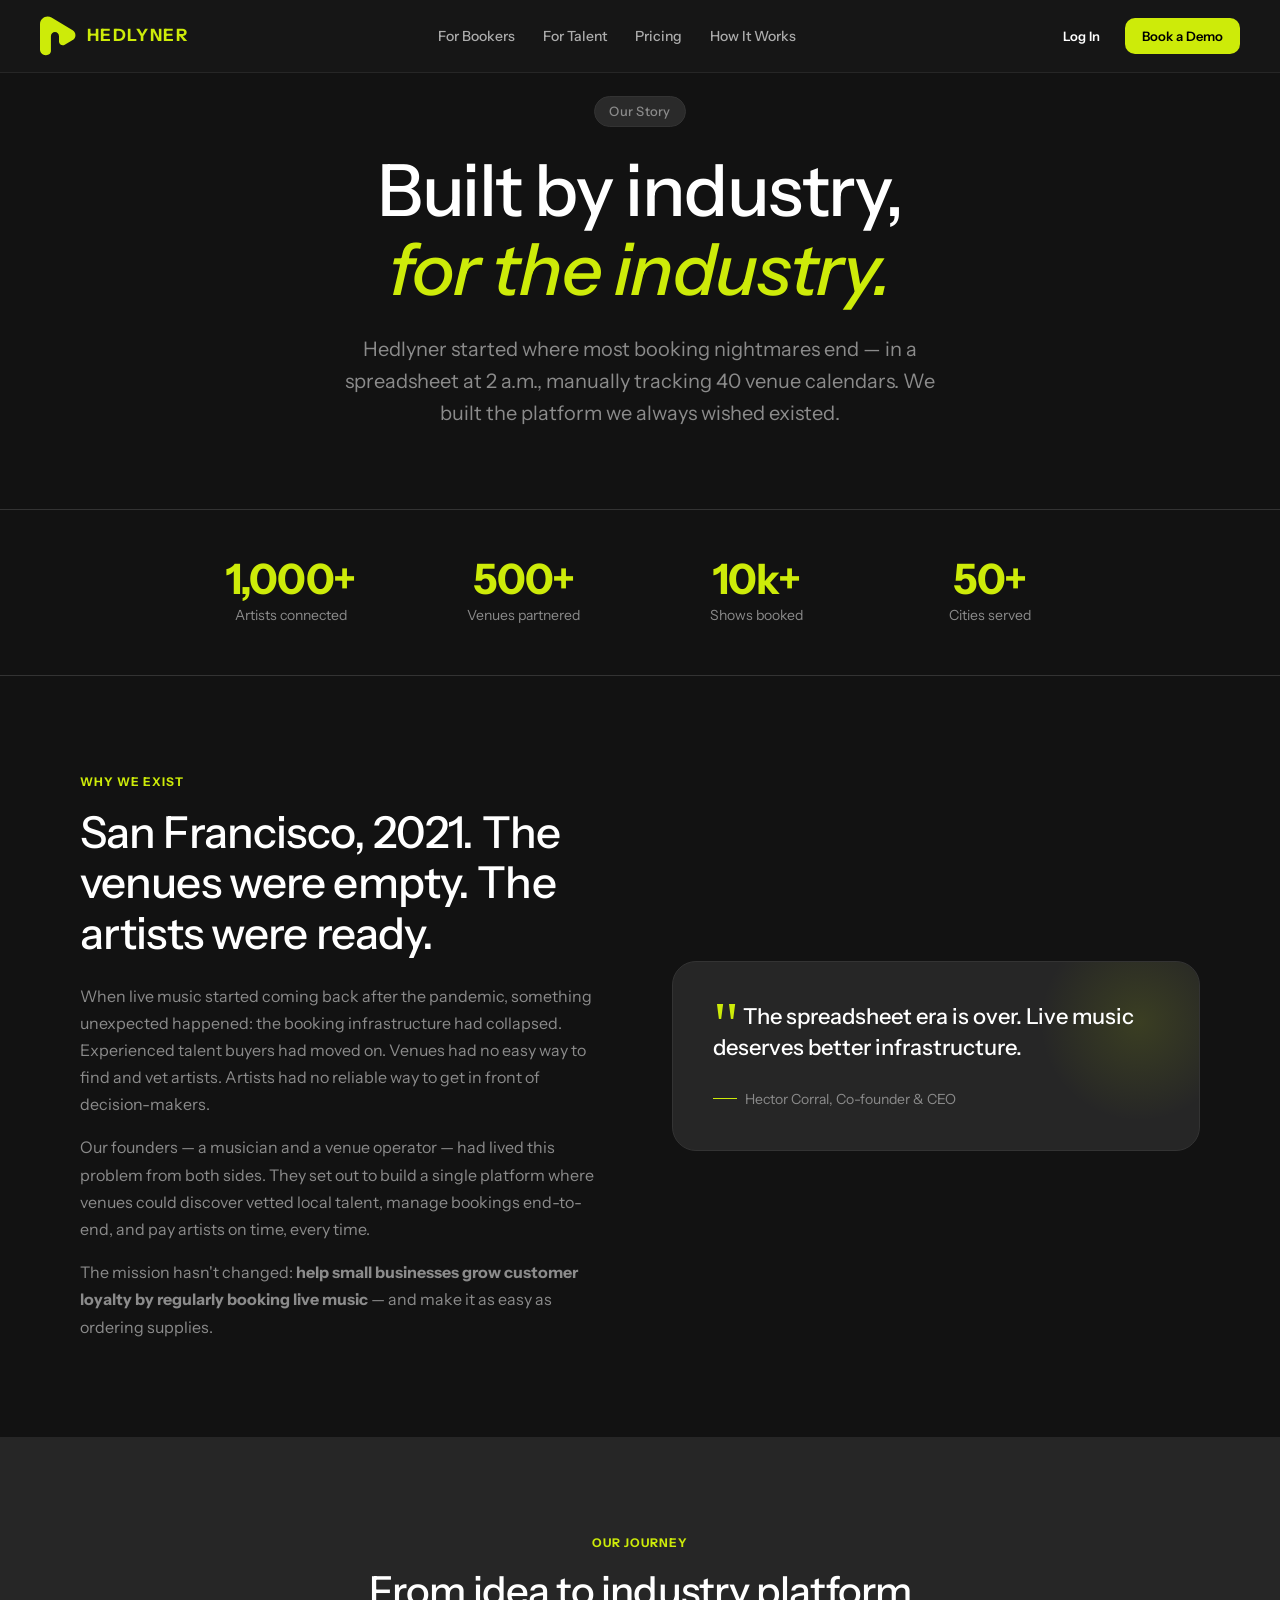
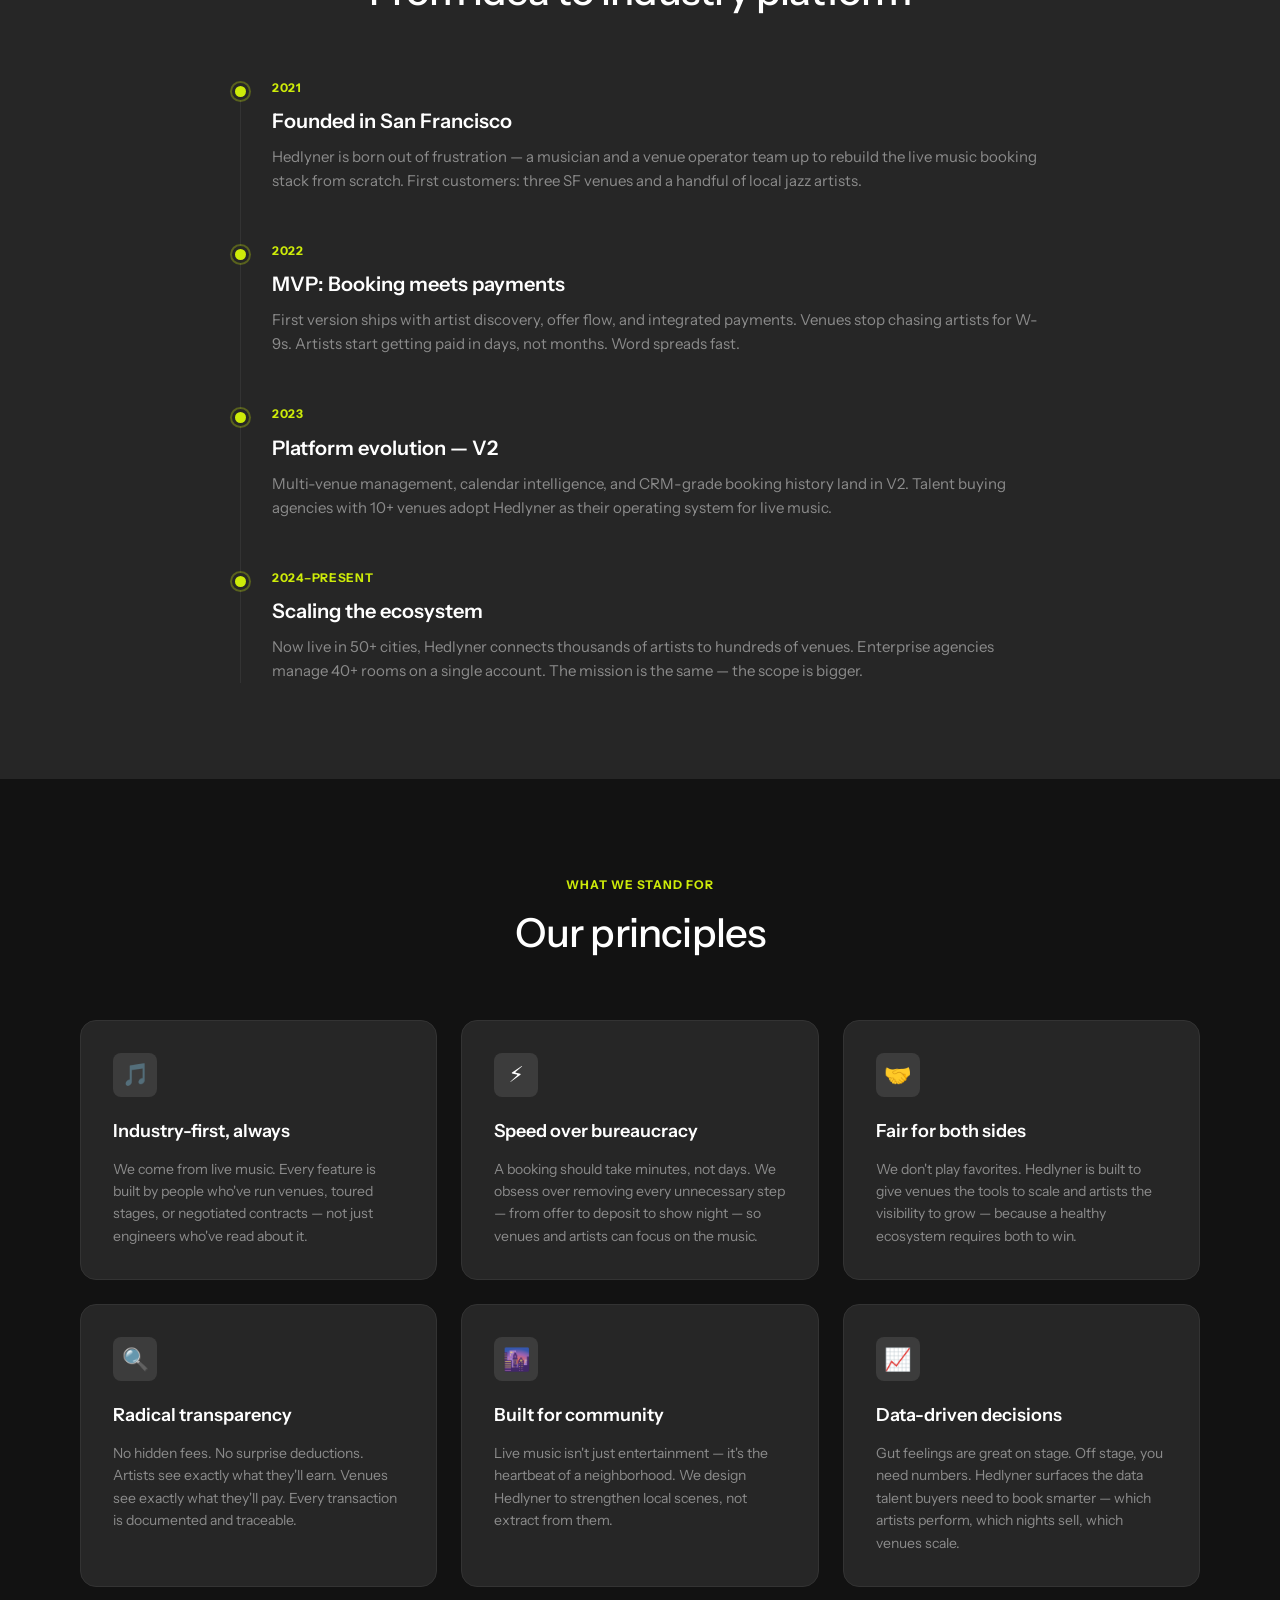
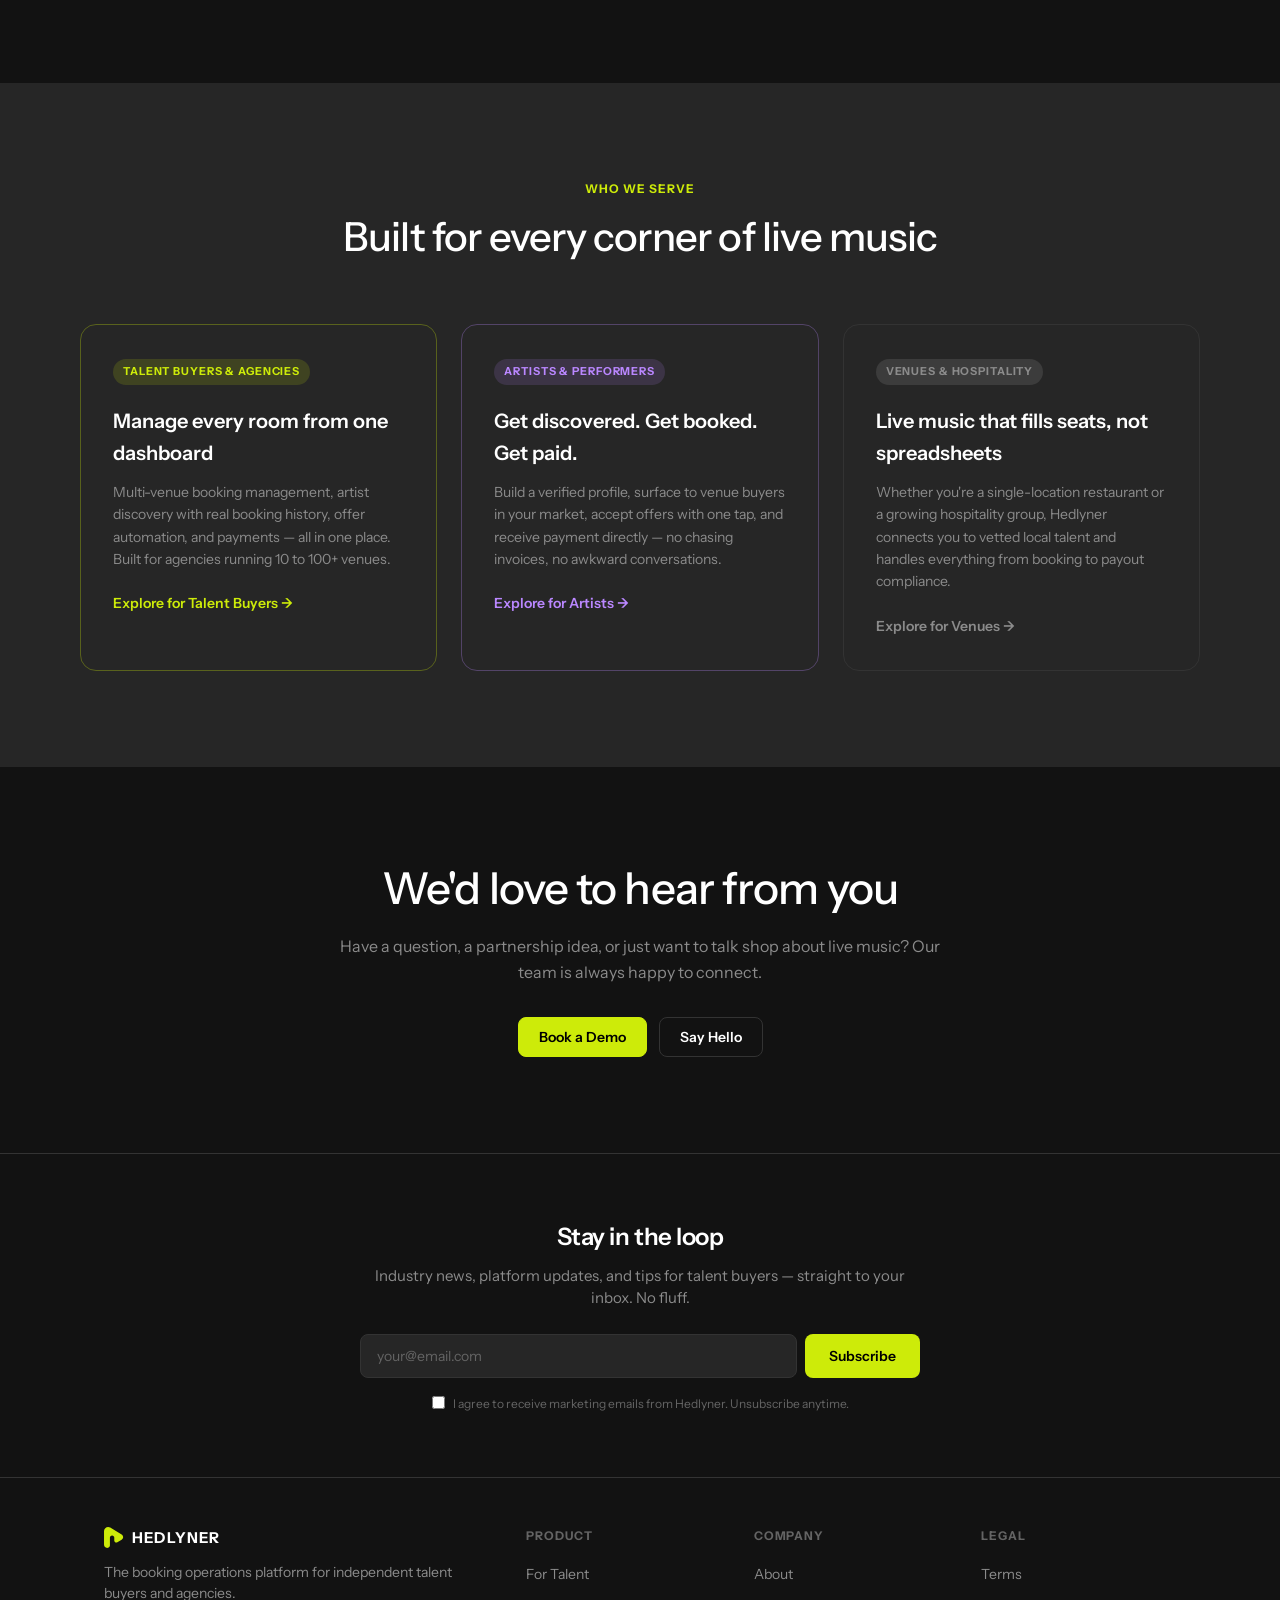
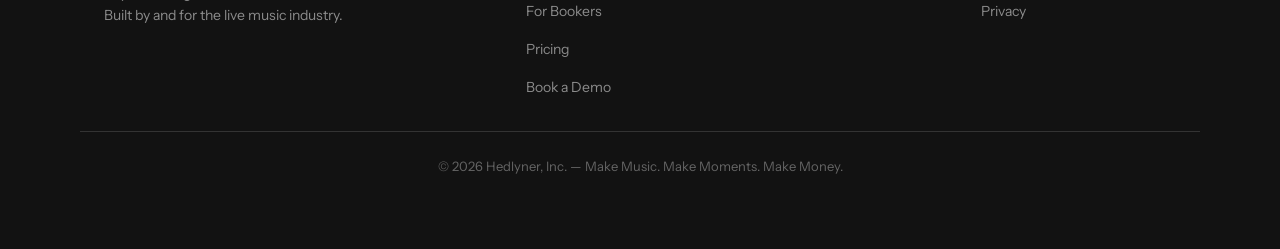
<file: about-v1.html>
<!DOCTYPE html>
<html lang="en">
<head>
  <meta charset="UTF-8">
  <meta name="viewport" content="width=device-width, initial-scale=1.0">
  <title>About Hedlyner — Built for the Live Music Industry</title>
  <link rel="preconnect" href="https://fonts.googleapis.com">
  <link rel="preconnect" href="https://fonts.gstatic.com" crossorigin>
  <link href="https://fonts.googleapis.com/css2?family=Instrument+Sans:wght@400;500;600;700&family=Inter:wght@300;400;500;600;700&display=swap" rel="stylesheet">
  <style>
    /* =========================================================================
       Hedlyner Design System — Colors & Type
    ========================================================================= */
    :root {
      --hed-lime: #CDEB09;
      --hed-violet: #BA87FF;
      --hed-green: #C9CD00;
      --hed-deep-green: #061C17;
      --neutral-0: #FFFFFF;
      --neutral-100: #F5F5F5;
      --neutral-200: #DEDEDE;
      --neutral-300: #ACACAC;
      --neutral-400: #8B8B8B;
      --neutral-500: #646464;
      --neutral-600: #464646;
      --neutral-700: #333333;
      --neutral-800: #262626;
      --neutral-900: #121212;
      --neutral-1000: #000000;
      --success: #198754;
      --destructive: #E23453;
      --white-10: rgba(255,255,255,0.10);
      --white-20: rgba(255,255,255,0.20);
      --white-40: rgba(255,255,255,0.40);
      --white-60: rgba(255,255,255,0.60);
      --bg: var(--neutral-900);
      --bg-elevated: var(--neutral-800);
      --bg-muted: var(--neutral-700);
      --fg: var(--neutral-0);
      --fg-muted: var(--neutral-400);
      --fg-subtle: var(--neutral-500);
      --border: var(--neutral-700);
      --border-hover: var(--neutral-600);
      --primary: var(--hed-lime);
      --radius-xs: 4px; --radius-sm: 8px; --radius: 12px;
      --radius-lg: 16px; --radius-xl: 24px; --radius-2xl: 40px;
      --radius-full: 9999px;
      --shadow-lime: 0 0 15px rgba(205,235,9,0.25);
      --sp-1: 4px; --sp-2: 8px; --sp-3: 12px; --sp-4: 16px; --sp-5: 20px;
      --sp-6: 24px; --sp-8: 32px; --sp-10: 40px; --sp-12: 48px; --sp-16: 64px;
      --sp-20: 80px; --sp-24: 96px;
      --ease-out: cubic-bezier(0.22, 1, 0.36, 1);
      --dur: 200ms;
      --font-sans: 'Instrument Sans', 'Inter', ui-sans-serif, system-ui, sans-serif;
      --font-display: 'Instrument Sans', 'Inter', ui-sans-serif, system-ui, sans-serif;
    }

    *, *::before, *::after { box-sizing: border-box; margin: 0; padding: 0; }
    html { scroll-behavior: smooth; }
    body {
      font-family: var(--font-sans);
      background: var(--bg);
      color: var(--fg);
      line-height: 1.6;
      -webkit-font-smoothing: antialiased;
    }

    /* ---- NAV ---- */
    nav {
      position: sticky; top: 0; z-index: 100;
      background: rgba(18,18,18,0.85);
      backdrop-filter: blur(12px);
      border-bottom: 1px solid var(--border);
    }
    .nav-inner {
      display: flex; align-items: center; justify-content: space-between;
      height: 64px; max-width: 1120px; margin: 0 auto; padding: 0 var(--sp-6);
    }
    .nav-logo {
      display: flex; align-items: center;
      text-decoration: none; color: var(--fg);
    }
    .nav-logo svg {
      flex-shrink: 0;
      transition: transform 0.3s var(--ease-out), filter 0.3s var(--ease-out);
    }
    .nav-logo:hover svg {
      transform: scale(1.12);
      filter: drop-shadow(0 0 10px rgba(205, 235, 9, 0.65));
    }
    .nav-links {
      display: flex; list-style: none; gap: var(--sp-8); align-items: center;
    }
    .nav-links a {
      font-size: 15px; color: var(--fg-muted); text-decoration: none;
      transition: color var(--dur);
    }
    .nav-links a:hover, .nav-links a.active { color: var(--fg); }
    .nav-actions { display: flex; align-items: center; gap: var(--sp-3); }
    .nav-login { font-size: 15px; color: var(--fg-muted); text-decoration: none; transition: color var(--dur); }
    .nav-login:hover { color: var(--fg); }
    .btn {
      display: inline-flex; align-items: center; justify-content: center;
      gap: var(--sp-2); padding: 0 var(--sp-5); height: 40px;
      font-family: var(--font-sans); font-weight: 600; font-size: 14px;
      border-radius: var(--radius-sm); text-decoration: none;
      border: 1.5px solid transparent; cursor: pointer;
      transition: all var(--dur) var(--ease-out);
    }
    .btn-primary {
      background: var(--hed-lime); color: var(--neutral-1000); border-color: var(--hed-lime);
    }
    .btn-primary:hover { opacity: 0.88; }
    .btn-outline {
      background: transparent; color: var(--fg); border-color: var(--border);
    }
    .btn-outline:hover { border-color: var(--border-hover); background: var(--bg-elevated); }

    /* ---- PAGE HERO ---- */
    .about-hero {
      padding: var(--sp-24) var(--sp-6) var(--sp-20);
      max-width: 1120px; margin: 0 auto; text-align: center;
    }
    .page-eyebrow {
      display: inline-flex; align-items: center; gap: var(--sp-2);
      background: var(--white-10); border: 1px solid var(--border);
      border-radius: var(--radius-full); padding: 4px 14px;
      font-size: 13px; font-weight: 500; color: var(--fg-muted);
      margin-bottom: var(--sp-6); letter-spacing: 0.02em;
    }
    .about-hero h1 {
      font-family: var(--font-display); font-size: clamp(40px, 6vw, 72px);
      font-weight: 500; line-height: 1.1; letter-spacing: -0.02em;
      margin-bottom: var(--sp-6); max-width: 800px; margin-left: auto; margin-right: auto;
    }
    .about-hero h1 em {
      font-style: italic; color: var(--hed-lime);
    }
    .about-hero p {
      font-size: clamp(16px, 2vw, 20px); color: var(--fg-muted);
      max-width: 600px; margin: 0 auto;
      line-height: 1.6;
    }

    /* ---- STATS BAR ---- */
    .stats-bar {
      border-top: 1px solid var(--border);
      border-bottom: 1px solid var(--border);
      padding: var(--sp-12) var(--sp-6);
    }
    .stats-bar-inner {
      display: grid; grid-template-columns: repeat(4, 1fr);
      gap: var(--sp-8); max-width: 900px; margin: 0 auto;
      text-align: center;
    }
    .stat-item { display: flex; flex-direction: column; gap: var(--sp-1); }
    .stat-num {
      font-family: var(--font-display); font-size: 42px;
      font-weight: 700; color: var(--hed-lime);
      letter-spacing: -0.02em; line-height: 1;
    }
    .stat-label { font-size: 14px; color: var(--fg-muted); }

    /* ---- ORIGIN STORY ---- */
    .origin-section {
      padding: var(--sp-24) var(--sp-6);
    }
    .origin-inner {
      max-width: 1120px; margin: 0 auto;
      display: grid; grid-template-columns: 1fr 1fr;
      gap: var(--sp-16); align-items: center;
    }
    .origin-label {
      font-size: 12px; font-weight: 700; letter-spacing: 0.08em;
      text-transform: uppercase; color: var(--hed-lime);
      margin-bottom: var(--sp-4);
    }
    .origin-content h2 {
      font-family: var(--font-display); font-size: clamp(28px, 4vw, 44px);
      font-weight: 500; line-height: 1.15; letter-spacing: -0.02em;
      margin-bottom: var(--sp-6);
    }
    .origin-content p {
      font-size: 16px; color: var(--fg-muted); line-height: 1.7;
      margin-bottom: var(--sp-4);
    }
    .origin-content p:last-child { margin-bottom: 0; }
    .origin-visual {
      background: var(--bg-elevated);
      border: 1px solid var(--border);
      border-radius: var(--radius-xl);
      padding: var(--sp-10);
      position: relative; overflow: hidden;
    }
    .origin-visual::before {
      content: '';
      position: absolute; top: -40px; right: -40px;
      width: 200px; height: 200px;
      background: radial-gradient(circle, rgba(205,235,9,0.12) 0%, transparent 70%);
      border-radius: 50%;
    }
    .origin-quote {
      font-family: var(--font-display);
      font-size: 22px; font-weight: 500;
      line-height: 1.4; color: var(--fg);
      margin-bottom: var(--sp-6);
      position: relative;
    }
    .origin-quote::before {
      content: '"';
      font-size: 64px; color: var(--hed-lime);
      line-height: 0; position: relative; top: 22px;
      font-family: Georgia, serif;
      margin-right: var(--sp-1);
    }
    .origin-attribution {
      font-size: 14px; color: var(--fg-muted);
      display: flex; align-items: center; gap: var(--sp-2);
    }
    .origin-attribution::before {
      content: '';
      display: inline-block; width: 24px; height: 1px;
      background: var(--hed-lime);
    }

    /* ---- TIMELINE ---- */
    .timeline-section {
      padding: var(--sp-24) var(--sp-6);
      background: var(--bg-elevated);
    }
    .timeline-inner { max-width: 800px; margin: 0 auto; }
    .section-header { text-align: center; margin-bottom: var(--sp-16); }
    .section-label {
      font-size: 12px; font-weight: 700; letter-spacing: 0.08em;
      text-transform: uppercase; color: var(--hed-lime);
      margin-bottom: var(--sp-4);
    }
    .section-header h2 {
      font-family: var(--font-display); font-size: clamp(28px, 4vw, 40px);
      font-weight: 500; letter-spacing: -0.02em; line-height: 1.15;
    }
    .timeline { position: relative; padding-left: var(--sp-8); }
    .timeline::before {
      content: '';
      position: absolute; left: 0; top: 8px;
      width: 1px; height: calc(100% - 8px);
      background: var(--border);
    }
    .timeline-item { position: relative; padding-bottom: var(--sp-12); }
    .timeline-item:last-child { padding-bottom: 0; }
    .timeline-dot {
      position: absolute; left: calc(-1 * var(--sp-8) - 5px); top: 8px;
      width: 11px; height: 11px; border-radius: 50%;
      background: var(--hed-lime);
      box-shadow: 0 0 0 3px var(--bg-elevated), 0 0 0 5px rgba(205,235,9,0.3);
    }
    .timeline-year {
      font-size: 12px; font-weight: 700; letter-spacing: 0.06em;
      text-transform: uppercase; color: var(--hed-lime);
      margin-bottom: var(--sp-2);
    }
    .timeline-title {
      font-family: var(--font-display); font-size: 20px; font-weight: 600;
      margin-bottom: var(--sp-2);
    }
    .timeline-desc { font-size: 15px; color: var(--fg-muted); line-height: 1.6; }

    /* ---- MISSION / VALUES ---- */
    .values-section {
      padding: var(--sp-24) var(--sp-6);
    }
    .values-inner { max-width: 1120px; margin: 0 auto; }
    .values-grid {
      display: grid; grid-template-columns: repeat(3, 1fr);
      gap: var(--sp-6); margin-top: var(--sp-12);
    }
    .value-card {
      background: var(--bg-elevated);
      border: 1px solid var(--border);
      border-radius: var(--radius-lg);
      padding: var(--sp-8);
      transition: border-color var(--dur);
    }
    .value-card:hover { border-color: var(--border-hover); }
    .value-icon {
      width: 44px; height: 44px;
      background: var(--white-10);
      border-radius: var(--radius-sm);
      display: flex; align-items: center; justify-content: center;
      margin-bottom: var(--sp-5);
      font-size: 22px;
    }
    .value-card h3 {
      font-family: var(--font-display); font-size: 18px; font-weight: 600;
      margin-bottom: var(--sp-3);
    }
    .value-card p { font-size: 14px; color: var(--fg-muted); line-height: 1.6; }

    /* ---- FOR EACH AUDIENCE ---- */
    .for-section {
      padding: var(--sp-24) var(--sp-6);
      background: var(--bg-elevated);
    }
    .for-inner { max-width: 1120px; margin: 0 auto; }
    .for-grid {
      display: grid; grid-template-columns: repeat(3, 1fr);
      gap: var(--sp-6); margin-top: var(--sp-12);
    }
    .for-card {
      border-radius: var(--radius-lg);
      padding: var(--sp-8);
      border: 1px solid var(--border);
      position: relative; overflow: hidden;
    }
    .for-card.lime-accent { border-color: rgba(205,235,9,0.3); }
    .for-card.violet-accent { border-color: rgba(186,135,255,0.3); }
    .for-card.neutral-accent { border-color: var(--border); }
    .for-card-tag {
      display: inline-flex; align-items: center;
      font-size: 11px; font-weight: 700; letter-spacing: 0.08em;
      text-transform: uppercase; padding: 4px 10px;
      border-radius: var(--radius-full); margin-bottom: var(--sp-5);
    }
    .for-card.lime-accent .for-card-tag { background: rgba(205,235,9,0.15); color: var(--hed-lime); }
    .for-card.violet-accent .for-card-tag { background: rgba(186,135,255,0.15); color: var(--hed-violet); }
    .for-card.neutral-accent .for-card-tag { background: var(--white-10); color: var(--fg-muted); }
    .for-card h3 {
      font-family: var(--font-display); font-size: 20px; font-weight: 600;
      margin-bottom: var(--sp-3);
    }
    .for-card p { font-size: 14px; color: var(--fg-muted); line-height: 1.6; margin-bottom: var(--sp-5); }
    .for-card a { font-size: 14px; font-weight: 600; text-decoration: none; }
    .for-card.lime-accent a { color: var(--hed-lime); }
    .for-card.violet-accent a { color: var(--hed-violet); }
    .for-card.neutral-accent a { color: var(--fg-muted); }
    .for-card a:hover { text-decoration: underline; }

    /* ---- CONTACT / CTA ---- */
    .contact-section {
      padding: var(--sp-24) var(--sp-6);
      text-align: center;
    }
    .contact-inner { max-width: 600px; margin: 0 auto; }
    .contact-inner h2 {
      font-family: var(--font-display); font-size: clamp(28px, 4vw, 44px);
      font-weight: 500; letter-spacing: -0.02em; line-height: 1.15;
      margin-bottom: var(--sp-5);
    }
    .contact-inner p {
      font-size: 16px; color: var(--fg-muted); margin-bottom: var(--sp-8);
    }
    .contact-ctas { display: flex; gap: var(--sp-3); justify-content: center; flex-wrap: wrap; }

    /* ---- NEWSLETTER ---- */
    .newsletter-section {
      border-top: 1px solid var(--border);
      padding: var(--sp-16) var(--sp-6);
    }
    .newsletter-inner { max-width: 560px; margin: 0 auto; text-align: center; }
    .newsletter-inner h3 { font-size: 24px; font-weight: 600; margin-bottom: var(--sp-2); }
    .newsletter-inner p { font-size: 15px; color: var(--fg-muted); margin-bottom: var(--sp-6); }
    .newsletter-form { display: flex; gap: var(--sp-2); flex-wrap: wrap; justify-content: center; }
    .newsletter-form input[type="email"] {
      flex: 1; min-width: 220px;
      background: var(--bg-elevated); color: var(--fg);
      border: 1px solid var(--border); border-radius: var(--radius-sm);
      padding: 0 var(--sp-4); height: 44px; font-size: 14px;
      font-family: var(--font-sans); outline: none;
      transition: border-color var(--dur);
    }
    .newsletter-form input[type="email"]:focus { border-color: var(--hed-lime); }
    .newsletter-form input[type="email"]::placeholder { color: var(--fg-subtle); }
    .newsletter-form button {
      height: 44px; padding: 0 var(--sp-6);
      background: var(--hed-lime); color: var(--neutral-1000);
      border: none; border-radius: var(--radius-sm);
      font-family: var(--font-sans); font-weight: 600; font-size: 14px;
      cursor: pointer; transition: opacity var(--dur); white-space: nowrap;
    }
    .newsletter-form button:hover { opacity: 0.88; }
    .newsletter-consent {
      font-size: 12px; color: var(--fg-subtle);
      margin-top: var(--sp-4); display: flex; align-items: flex-start;
      gap: var(--sp-2); justify-content: center; text-align: left;
    }
    .newsletter-consent input[type="checkbox"] { margin-top: 2px; flex-shrink: 0; accent-color: var(--hed-lime); }
    .newsletter-msg { margin-top: var(--sp-4); font-size: 14px; display: none; }
    .newsletter-msg.success { color: var(--hed-lime); display: block; }
    .newsletter-msg.error { color: var(--destructive); display: block; }

    /* ---- FOOTER ---- */
    footer {
      border-top: 1px solid var(--border);
      padding: var(--sp-12) 0;
    }
    .footer-inner {
      display: grid; grid-template-columns: 2fr 1fr 1fr 1fr;
      gap: var(--sp-8); max-width: 1120px; margin: 0 auto; padding: 0 var(--sp-6);
    }
    .footer-brand p { font-size: 14px; color: var(--fg-muted); }
    .footer-col h5 {
      font-size: 12px; font-weight: 700; letter-spacing: 0.08em;
      text-transform: uppercase; color: var(--fg-subtle); margin-bottom: var(--sp-4);
    }
    .footer-col ul { list-style: none; display: flex; flex-direction: column; gap: var(--sp-3); }
    .footer-col ul a { font-size: 14px; color: var(--fg-muted); text-decoration: none; transition: color var(--dur); }
    .footer-col ul a:hover { color: var(--fg); }
    .footer-bottom {
      text-align: center; padding: var(--sp-6) var(--sp-6) 0;
      border-top: 1px solid var(--border); margin-top: var(--sp-8);
      max-width: 1120px; margin-left: auto; margin-right: auto;
    }
    .footer-bottom p { font-size: 13px; color: var(--fg-subtle); }

    /* ---- RESPONSIVE ---- */
    @media (max-width: 768px) {
      .nav-links { display: none; }
      .origin-inner { grid-template-columns: 1fr; }
      .stats-bar-inner { grid-template-columns: repeat(2, 1fr); gap: var(--sp-8) var(--sp-4); }
      .values-grid { grid-template-columns: 1fr; }
      .for-grid { grid-template-columns: 1fr; }
      .footer-inner { grid-template-columns: 1fr 1fr; }
    }
  </style>
  <link rel="stylesheet" href="assets/header.css">
  <link rel="stylesheet" href="assets/footer.css">
</head>
<body>

  <!-- NAV -->
  <div id="site-header"></div>

  <!-- HERO -->
  <div class="about-hero">
    <div class="page-eyebrow">Our Story</div>
    <h1>Built by industry,<br><em>for the industry.</em></h1>
    <p>Hedlyner started where most booking nightmares end — in a spreadsheet at 2 a.m., manually tracking 40 venue calendars. We built the platform we always wished existed.</p>
  </div>

  <!-- STATS -->
  <div class="stats-bar">
    <div class="stats-bar-inner">
      <div class="stat-item">
        <div class="stat-num">1,000+</div>
        <div class="stat-label">Artists connected</div>
      </div>
      <div class="stat-item">
        <div class="stat-num">500+</div>
        <div class="stat-label">Venues partnered</div>
      </div>
      <div class="stat-item">
        <div class="stat-num">10k+</div>
        <div class="stat-label">Shows booked</div>
      </div>
      <div class="stat-item">
        <div class="stat-num">50+</div>
        <div class="stat-label">Cities served</div>
      </div>
    </div>
  </div>

  <!-- ORIGIN STORY -->
  <section class="origin-section">
    <div class="origin-inner">
      <div class="origin-content">
        <div class="origin-label">Why we exist</div>
        <h2>San Francisco, 2021. The venues were empty. The artists were ready.</h2>
        <p>When live music started coming back after the pandemic, something unexpected happened: the booking infrastructure had collapsed. Experienced talent buyers had moved on. Venues had no easy way to find and vet artists. Artists had no reliable way to get in front of decision-makers.</p>
        <p>Our founders — a musician and a venue operator — had lived this problem from both sides. They set out to build a single platform where venues could discover vetted local talent, manage bookings end-to-end, and pay artists on time, every time.</p>
        <p>The mission hasn't changed: <strong>help small businesses grow customer loyalty by regularly booking live music</strong> — and make it as easy as ordering supplies.</p>
      </div>
      <div class="origin-visual">
        <div class="origin-quote">The spreadsheet era is over. Live music deserves better infrastructure.</div>
        <div class="origin-attribution">Hector Corral, Co-founder & CEO</div>
      </div>
    </div>
  </section>

  <!-- TIMELINE -->
  <section class="timeline-section">
    <div class="timeline-inner">
      <div class="section-header">
        <div class="section-label">Our Journey</div>
        <h2>From idea to industry platform</h2>
      </div>
      <div class="timeline">
        <div class="timeline-item">
          <div class="timeline-dot"></div>
          <div class="timeline-year">2021</div>
          <div class="timeline-title">Founded in San Francisco</div>
          <div class="timeline-desc">Hedlyner is born out of frustration — a musician and a venue operator team up to rebuild the live music booking stack from scratch. First customers: three SF venues and a handful of local jazz artists.</div>
        </div>
        <div class="timeline-item">
          <div class="timeline-dot"></div>
          <div class="timeline-year">2022</div>
          <div class="timeline-title">MVP: Booking meets payments</div>
          <div class="timeline-desc">First version ships with artist discovery, offer flow, and integrated payments. Venues stop chasing artists for W-9s. Artists start getting paid in days, not months. Word spreads fast.</div>
        </div>
        <div class="timeline-item">
          <div class="timeline-dot"></div>
          <div class="timeline-year">2023</div>
          <div class="timeline-title">Platform evolution — V2</div>
          <div class="timeline-desc">Multi-venue management, calendar intelligence, and CRM-grade booking history land in V2. Talent buying agencies with 10+ venues adopt Hedlyner as their operating system for live music.</div>
        </div>
        <div class="timeline-item">
          <div class="timeline-dot"></div>
          <div class="timeline-year">2024–Present</div>
          <div class="timeline-title">Scaling the ecosystem</div>
          <div class="timeline-desc">Now live in 50+ cities, Hedlyner connects thousands of artists to hundreds of venues. Enterprise agencies manage 40+ rooms on a single account. The mission is the same — the scope is bigger.</div>
        </div>
      </div>
    </div>
  </section>

  <!-- VALUES -->
  <section class="values-section">
    <div class="values-inner">
      <div class="section-header">
        <div class="section-label">What we stand for</div>
        <h2>Our principles</h2>
      </div>
      <div class="values-grid">
        <div class="value-card">
          <div class="value-icon">🎵</div>
          <h3>Industry-first, always</h3>
          <p>We come from live music. Every feature is built by people who've run venues, toured stages, or negotiated contracts — not just engineers who've read about it.</p>
        </div>
        <div class="value-card">
          <div class="value-icon">⚡</div>
          <h3>Speed over bureaucracy</h3>
          <p>A booking should take minutes, not days. We obsess over removing every unnecessary step — from offer to deposit to show night — so venues and artists can focus on the music.</p>
        </div>
        <div class="value-card">
          <div class="value-icon">🤝</div>
          <h3>Fair for both sides</h3>
          <p>We don't play favorites. Hedlyner is built to give venues the tools to scale and artists the visibility to grow — because a healthy ecosystem requires both to win.</p>
        </div>
        <div class="value-card">
          <div class="value-icon">🔍</div>
          <h3>Radical transparency</h3>
          <p>No hidden fees. No surprise deductions. Artists see exactly what they'll earn. Venues see exactly what they'll pay. Every transaction is documented and traceable.</p>
        </div>
        <div class="value-card">
          <div class="value-icon">🌆</div>
          <h3>Built for community</h3>
          <p>Live music isn't just entertainment — it's the heartbeat of a neighborhood. We design Hedlyner to strengthen local scenes, not extract from them.</p>
        </div>
        <div class="value-card">
          <div class="value-icon">📈</div>
          <h3>Data-driven decisions</h3>
          <p>Gut feelings are great on stage. Off stage, you need numbers. Hedlyner surfaces the data talent buyers need to book smarter — which artists perform, which nights sell, which venues scale.</p>
        </div>
      </div>
    </div>
  </section>

  <!-- FOR EACH AUDIENCE -->
  <section class="for-section">
    <div class="for-inner">
      <div class="section-header">
        <div class="section-label">Who we serve</div>
        <h2>Built for every corner of live music</h2>
      </div>
      <div class="for-grid">
        <div class="for-card lime-accent">
          <div class="for-card-tag">Talent Buyers & Agencies</div>
          <h3>Manage every room from one dashboard</h3>
          <p>Multi-venue booking management, artist discovery with real booking history, offer automation, and payments — all in one place. Built for agencies running 10 to 100+ venues.</p>
          <a href="for-bookers.html">Explore for Talent Buyers →</a>
        </div>
        <div class="for-card violet-accent">
          <div class="for-card-tag">Artists & Performers</div>
          <h3>Get discovered. Get booked. Get paid.</h3>
          <p>Build a verified profile, surface to venue buyers in your market, accept offers with one tap, and receive payment directly — no chasing invoices, no awkward conversations.</p>
          <a href="for-artists.html">Explore for Artists →</a>
        </div>
        <div class="for-card neutral-accent">
          <div class="for-card-tag">Venues & Hospitality</div>
          <h3>Live music that fills seats, not spreadsheets</h3>
          <p>Whether you're a single-location restaurant or a growing hospitality group, Hedlyner connects you to vetted local talent and handles everything from booking to payout compliance.</p>
          <a href="for-bookers.html">Explore for Venues →</a>
        </div>
      </div>
    </div>
  </section>

  <!-- CONTACT CTA -->
  <section class="contact-section">
    <div class="contact-inner">
      <h2>We'd love to hear from you</h2>
      <p>Have a question, a partnership idea, or just want to talk shop about live music? Our team is always happy to connect.</p>
      <div class="contact-ctas">
        <a href="demo.html" class="btn btn-primary">Book a Demo</a>
        <a href="mailto:hello@hedlyner.com" class="btn btn-outline">Say Hello</a>
      </div>
    </div>
  </section>

  <div id="site-footer"></div>

  <script>
    async function handleNewsletterSubmit(e) {
      e.preventDefault();
      const email = document.getElementById('newsletterEmail').value.trim();
      const consent = document.getElementById('newsletterConsent').checked;
      const btn = document.getElementById('newsletterBtn');
      const msg = document.getElementById('newsletterMsg');
      if (!consent) return;
      btn.disabled = true;
      btn.textContent = 'Subscribing…';
      msg.className = 'newsletter-msg';
      msg.textContent = '';
      try {
        const resp = await fetch('https://api.hedlyner.com/api/v5/zoho/email-subscription', {
          method: 'POST',
          headers: { 'Content-Type': 'application/json' },
          body: JSON.stringify({ email, recaptcha_token: '' })
        });
        if (resp.ok) {
          msg.className = 'newsletter-msg success';
          msg.textContent = "You're in! Welcome to the Hedlyner community.";
          document.getElementById('newsletterForm').reset();
        } else {
          throw new Error('Server error');
        }
      } catch {
        msg.className = 'newsletter-msg error';
        msg.textContent = 'Something went wrong — please try again or email us at hello@hedlyner.com.';
      } finally {
        btn.disabled = false;
        btn.textContent = 'Subscribe';
      }
    }
  </script>

  <script src="assets/header.js"></script>
  <script src="assets/footer.js"></script>
</body>
</html>
</file>
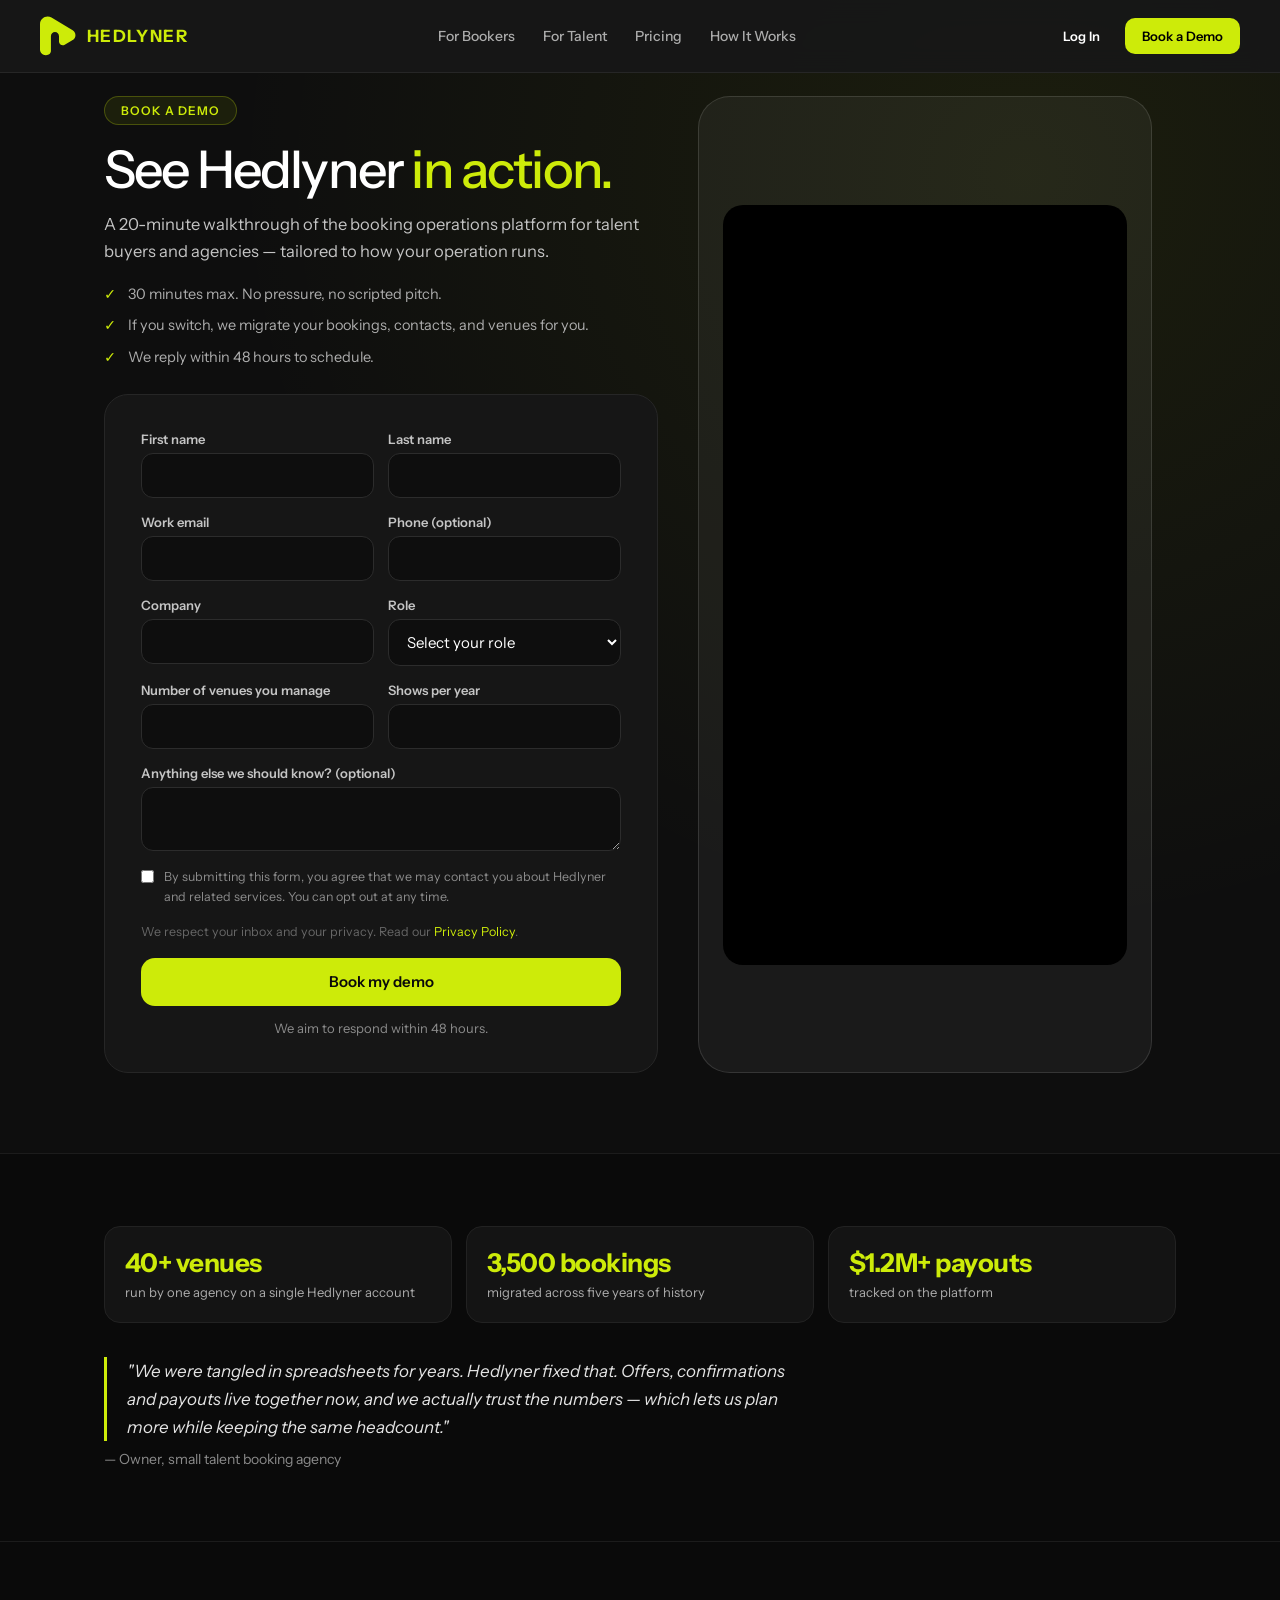
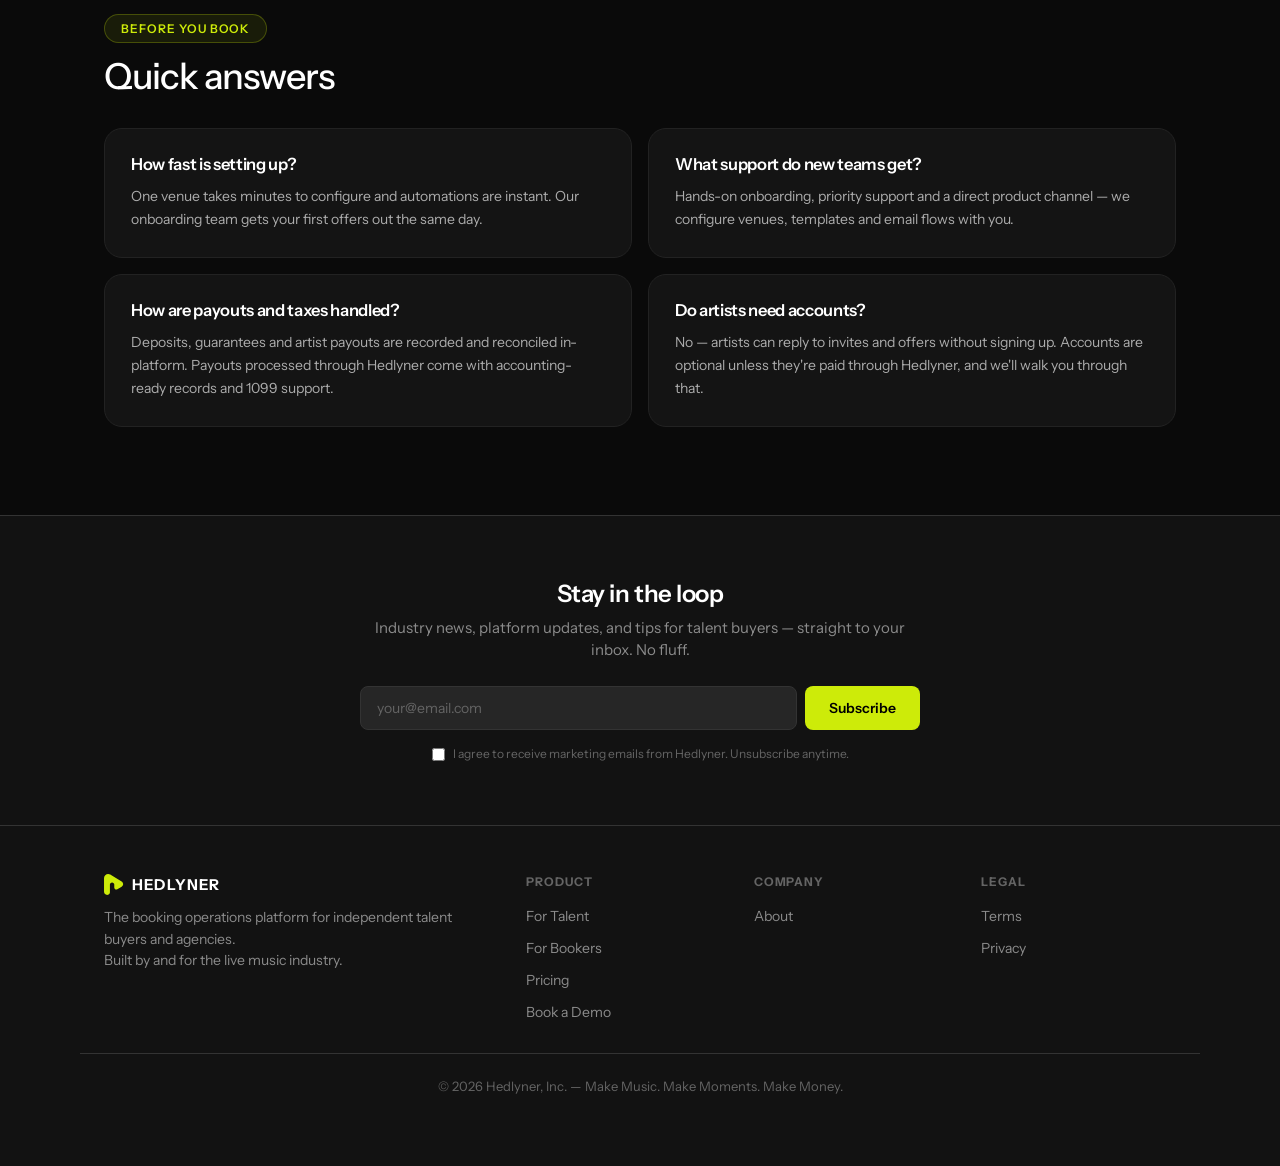
<file: demo.html>
<!DOCTYPE html>
<html lang="en">
<head>
<meta charset="UTF-8">
<meta name="viewport" content="width=device-width, initial-scale=1.0">
<title>Book a Demo — Hedlyner</title>
<link rel="icon" href="assets/logo-mark.svg" type="image/svg+xml">
<link rel="stylesheet" href="colors_and_type.css">
<link rel="stylesheet" href="assets/header.css">
<link rel="stylesheet" href="assets/footer.css">
<style>
  *{margin:0;padding:0;box-sizing:border-box;}
  body{background:#0a0a0a;color:#fff;font-family:'Instrument Sans',system-ui,sans-serif;-webkit-font-smoothing:antialiased;}
  a{text-decoration:none;color:inherit;}
  .wrap{max-width:1120px;margin:0 auto;padding:0 24px;}
  .eyebrow{display:inline-flex;align-items:center;gap:8px;background:rgba(205,235,9,0.08);border:1px solid rgba(205,235,9,0.25);border-radius:999px;padding:6px 16px;font-size:12px;font-weight:600;letter-spacing:0.08em;text-transform:uppercase;color:#CDEB09;}
  .btn{display:inline-flex;align-items:center;justify-content:center;gap:8px;height:48px;padding:0 28px;border-radius:14px;font-size:15px;font-weight:600;cursor:pointer;transition:all .2s;border:none;font-family:inherit;}
  .btn-primary{background:#CDEB09;color:#0a0a0a;}
  .btn-primary:hover{background:#ddff00;transform:scale(1.03);}

  /* BOOK A DEMO (top section) */
  .apply{position:relative;padding:96px 0 80px;background:#0e0e0e;border-bottom:1px solid #1c1c1c;overflow:hidden;}
  .apply::before{content:"";position:absolute;inset:0;background:radial-gradient(ellipse at 80% 15%,rgba(205,235,9,0.07),transparent 55%);}
  .apply .wrap{position:relative;}
  .apply-grid{display:grid;grid-template-columns:1.05fr 0.95fr;gap:40px;align-items:stretch;}
  .apply h1{font-size:clamp(34px,4.6vw,52px);line-height:1.03;letter-spacing:-0.035em;font-weight:500;margin:18px 0 14px;}
  .apply h1 em{font-style:normal;color:#CDEB09;}
  .apply .lede{font-size:16.5px;color:#C4C4C4;line-height:1.65;margin-bottom:18px;max-width:52ch;}
  .expect{list-style:none;display:flex;flex-direction:column;gap:9px;margin:0 0 26px;}
  .expect li{position:relative;padding-left:24px;font-size:14.5px;line-height:1.55;color:#ACACAC;}
  .expect li::before{content:"✓";position:absolute;left:0;color:#CDEB09;font-weight:700;}
  .apply-video{border-radius:32px;border:1px solid rgba(255,255,255,0.12);background:rgba(255,255,255,0.05);padding:24px;display:flex;align-items:center;justify-content:center;}
  .apply-video video{display:block;width:100%;height:100%;max-height:760px;object-fit:contain;background:#000;border-radius:20px;}
  .form-card{background:#161616;border:1px solid #262626;border-radius:24px;padding:36px;}
  .f-row{display:grid;grid-template-columns:1fr 1fr;gap:14px;}
  .f-field{margin-bottom:16px;display:flex;flex-direction:column;gap:6px;}
  .f-field label{font-size:13px;font-weight:600;color:#C4C4C4;}
  .f-field input,.f-field select,.f-field textarea{background:#0e0e0e;border:1px solid #2c2c2c;border-radius:12px;padding:12px 14px;font-size:15px;color:#fff;font-family:inherit;outline:none;transition:border-color .15s;}
  .f-field input:focus,.f-field select:focus,.f-field textarea:focus{border-color:#CDEB09;}
  .f-consent{display:flex;gap:10px;align-items:flex-start;font-size:12.5px;color:#8B8B8B;line-height:1.55;margin:6px 0 18px;}
  .f-consent input{margin-top:3px;accent-color:#CDEB09;}
  .f-privacy{font-size:12.5px;color:#666;margin-bottom:18px;}
  .f-privacy a{color:#CDEB09;}
  .f-note{font-size:13px;color:#8B8B8B;margin-top:14px;text-align:center;}
  .f-status{display:none;margin-top:14px;font-size:14px;text-align:center;border-radius:10px;padding:12px;}
  .f-status.ok{display:block;background:rgba(205,235,9,0.1);color:#CDEB09;border:1px solid rgba(205,235,9,0.3);}
  .f-status.err{display:block;background:rgba(255,90,90,0.08);color:#ff8080;border:1px solid rgba(255,90,90,0.3);}

  /* PROOF STRIP */
  .proof{padding:72px 0;background:#0a0a0a;border-bottom:1px solid #1c1c1c;}
  .proof-grid{display:grid;grid-template-columns:repeat(3,1fr);gap:14px;margin-bottom:34px;}
  .cs-num{background:#141414;border:1px solid #222;border-radius:16px;padding:20px;}
  .cs-num strong{display:block;font-size:26px;letter-spacing:-0.02em;color:#CDEB09;margin-bottom:4px;}
  .cs-num span{font-size:13px;color:#ACACAC;line-height:1.45;display:block;}
  blockquote{border-left:3px solid #CDEB09;padding-left:20px;font-size:17px;line-height:1.65;color:#E4E4E4;font-style:italic;margin:0 0 10px;max-width:64ch;}
  .quote-attr{font-size:14px;color:#8B8B8B;}

  /* FAQ */
  .faq{padding:72px 0 88px;background:#0a0a0a;}
  .faq h2{font-size:clamp(26px,3.2vw,36px);letter-spacing:-0.03em;font-weight:500;margin:14px 0 32px;}
  .faq-grid{display:grid;grid-template-columns:1fr 1fr;gap:16px;}
  .faq-item{background:#141414;border:1px solid #222;border-radius:18px;padding:26px;}
  .faq-item h3{font-size:16.5px;font-weight:600;margin-bottom:10px;color:#fff;}
  .faq-item p{font-size:14px;line-height:1.65;color:#ACACAC;}

  @media(max-width:900px){
    .apply-grid,.faq-grid,.proof-grid{grid-template-columns:1fr;}
    .f-row{grid-template-columns:1fr;}
  }
</style>
</head>
<body>

<div id="site-header"></div>

<!-- BOOK A DEMO -->
<section class="apply" id="book-demo">
  <div class="wrap">
    <div class="apply-grid">
      <div>
        <span class="eyebrow">Book a Demo</span>
        <h1>See Hedlyner <em>in action.</em></h1>
        <p class="lede">A 20-minute walkthrough of the booking operations platform for talent buyers and agencies — tailored to how your operation runs.</p>
        <ul class="expect">
          <li>30 minutes max. No pressure, no scripted pitch.</li>
          <li>If you switch, we migrate your bookings, contacts, and venues for you.</li>
          <li>We reply within 48 hours to schedule.</li>
        </ul>
        <div class="form-card">
          <form id="demo-form" novalidate>
            <div class="f-row">
              <div class="f-field"><label for="first_name">First name</label><input id="first_name" name="first_name" required autocomplete="given-name"></div>
              <div class="f-field"><label for="last_name">Last name</label><input id="last_name" name="last_name" required autocomplete="family-name"></div>
            </div>
            <div class="f-row">
              <div class="f-field"><label for="email">Work email</label><input id="email" name="email" type="email" required autocomplete="email"></div>
              <div class="f-field"><label for="phone">Phone (optional)</label><input id="phone" name="phone" type="tel" autocomplete="tel"></div>
            </div>
            <div class="f-row">
              <div class="f-field"><label for="company">Company</label><input id="company" name="company" required autocomplete="organization"></div>
              <div class="f-field"><label for="role">Role</label>
                <select id="role" name="role" required>
                  <option value="" disabled selected>Select your role</option>
                  <option>Founder</option>
                  <option>Lead Booker</option>
                  <option>Solo/Freelance</option>
                  <option>Venue Owner</option>
                  <option>Other</option>
                </select>
              </div>
            </div>
            <div class="f-row">
              <div class="f-field"><label for="venues">Number of venues you manage</label><input id="venues" name="venues" type="number" min="0" required></div>
              <div class="f-field"><label for="shows">Shows per year</label><input id="shows" name="shows" type="number" min="0" required></div>
            </div>
            <div class="f-field"><label for="referral">Anything else we should know? (optional)</label><textarea id="referral" name="referral" rows="2"></textarea></div>
            <label class="f-consent"><input type="checkbox" id="marketing-consent" required> By submitting this form, you agree that we may contact you about Hedlyner and related services. You can opt out at any time.</label>
            <p class="f-privacy">We respect your inbox and your privacy. Read our <a href="/legal/privacy" target="_blank" rel="noopener">Privacy Policy</a>.</p>
            <button type="submit" class="btn btn-primary" style="width:100%;">Book my demo</button>
            <div class="f-status" id="form-status"></div>
            <p class="f-note">We aim to respond within 48 hours.</p>
          </form>
        </div>
      </div>
      <div class="apply-video">
        <video autoplay muted loop playsinline poster="https://cdn.builder.io/api/v1/image/assets%2Fa49d302ccb814c998dbb48cd9fa06037%2F6e2356b98874430d90e561a5d84ddff5?format=webp&width=800">
          <source src="https://cdn.builder.io/o/assets%2Fa49d302ccb814c998dbb48cd9fa06037%2Fbf085693f8d64b3fb68a826c1b2ed5d2?alt=media&token=fc7122ad-e352-4d48-ab6d-8b350c8c7874&apiKey=a49d302ccb814c998dbb48cd9fa06037" type="video/mp4">
        </video>
      </div>
    </div>
  </div>
</section>

<!-- PROOF -->
<section class="proof">
  <div class="wrap">
    <div class="proof-grid">
      <div class="cs-num"><strong>40+ venues</strong><span>run by one agency on a single Hedlyner account</span></div>
      <div class="cs-num"><strong>3,500 bookings</strong><span>migrated across five years of history</span></div>
      <div class="cs-num"><strong>$1.2M+ payouts</strong><span>tracked on the platform</span></div>
    </div>
    <blockquote>"We were tangled in spreadsheets for years. Hedlyner fixed that. Offers, confirmations and payouts live together now, and we actually trust the numbers — which lets us plan more while keeping the same headcount."</blockquote>
    <p class="quote-attr">— Owner, small talent booking agency</p>
  </div>
</section>

<!-- QUICK ANSWERS -->
<section class="faq">
  <div class="wrap">
    <span class="eyebrow">Before You Book</span>
    <h2>Quick answers</h2>
    <div class="faq-grid">
      <div class="faq-item">
        <h3>How fast is setting up?</h3>
        <p>One venue takes minutes to configure and automations are instant. Our onboarding team gets your first offers out the same day.</p>
      </div>
      <div class="faq-item">
        <h3>What support do new teams get?</h3>
        <p>Hands-on onboarding, priority support and a direct product channel — we configure venues, templates and email flows with you.</p>
      </div>
      <div class="faq-item">
        <h3>How are payouts and taxes handled?</h3>
        <p>Deposits, guarantees and artist payouts are recorded and reconciled in-platform. Payouts processed through Hedlyner come with accounting-ready records and 1099 support.</p>
      </div>
      <div class="faq-item">
        <h3>Do artists need accounts?</h3>
        <p>No — artists can reply to invites and offers without signing up. Accounts are optional unless they're paid through Hedlyner, and we'll walk you through that.</p>
      </div>
    </div>
  </div>
</section>

<div id="site-footer"></div>

<script src="assets/header.js"></script>
<script src="assets/footer.js"></script>
<script>
// Same Zoho lead pipeline as the live early-adopter page:
// POST api.hedlyner.com/api/v5/zoho/partner-lead with the High-Touch/Nurture tag rule.
(function () {
  // Match the live page's video pacing
  var caseV = document.querySelector('.apply-video video');
  function setRate(v, r){ if(!v) return; var f=function(){ v.playbackRate=r; }; f(); v.addEventListener('loadedmetadata', f); v.addEventListener('play', f); }
  setRate(caseV, 0.6);

  var form = document.getElementById('demo-form');
  var status = document.getElementById('form-status');

  function leadTag(venues, shows) {
    return (venues >= 5 || shows >= 100) ? 'High-Touch / Early Adopter Candidate' : 'Nurture';
  }

  form.addEventListener('submit', function (e) {
    e.preventDefault();
    if (!form.reportValidity()) return;

    var venues = parseInt(document.getElementById('venues').value, 10) || 0;
    var shows = parseInt(document.getElementById('shows').value, 10) || 0;
    var role = document.getElementById('role').value;

    var payload = {
      first_name: document.getElementById('first_name').value.trim(),
      last_name: document.getElementById('last_name').value.trim(),
      company: document.getElementById('company').value.trim(),
      email: document.getElementById('email').value.trim(),
      phone: document.getElementById('phone').value.trim(),
      roles: role ? [role] : [],
      number_of_venues: venues,
      shows_per_year: shows,
      what_should_we_know: document.getElementById('referral').value.trim() || undefined,
      tag: leadTag(venues, shows),
      page_variant: 'agency'
    };

    var btn = form.querySelector('button[type=submit]');
    btn.disabled = true; btn.textContent = 'Sending…';
    status.className = 'f-status';

    fetch('https://api.hedlyner.com/api/v5/zoho/partner-lead', {
      method: 'POST',
      headers: { 'Content-Type': 'application/json' },
      body: JSON.stringify(payload)
    }).then(function (r) {
      if (!r.ok) throw new Error('HTTP ' + r.status);
      return r.json().catch(function () { return {}; });
    }).then(function () {
      status.textContent = "Thanks — you're booked in our queue. We'll reply within 48 hours to schedule your demo.";
      status.className = 'f-status ok';
      form.reset();
      btn.textContent = 'Book my demo'; btn.disabled = false;
    }).catch(function () {
      status.textContent = "Something went wrong sending your request. Email us at hello@hedlyner.com and we'll set up your demo.";
      status.className = 'f-status err';
      btn.textContent = 'Book my demo'; btn.disabled = false;
    });
  });
})();
</script>
</body>
</html>
</file>
<file: assets/header.css>
/* =========================================================================
   Hedlyner — Global Site Header
   Single source of truth for the top nav across all marketing pages.
   ========================================================================= */
.site-header { position: fixed; top: 0; left: 0; right: 0; z-index: 100; background: rgba(23,23,23,0.92); backdrop-filter: blur(12px); -webkit-backdrop-filter: blur(12px); border-bottom: 1px solid #262626; font-family: 'Instrument Sans', 'Inter', ui-sans-serif, system-ui, sans-serif; transition: transform .35s cubic-bezier(0.22, 1, 0.36, 1); will-change: transform; }
.site-header.sh-hidden { transform: translateY(-100%); }
.site-header *, .site-header *::before, .site-header *::after { box-sizing: border-box; }
.site-header .sh-wrap { max-width: 1280px; margin: 0 auto; padding: 0 40px; display: flex; align-items: center; justify-content: space-between; height: 72px; }
.site-header .sh-brand { display: flex; align-items: center; gap: 10px; text-decoration: none; color: inherit; }
.site-header .sh-brand svg { width: 26px; height: 28px; display: block; }
.site-header .sh-brand .sh-wm { font-size: 17px; font-weight: 700; letter-spacing: 0.08em; color: #CDEB09; font-family: inherit; }
.site-header .sh-links { display: flex; gap: 28px; font-size: 14px; font-weight: 500; color: #ACACAC; list-style: none; margin: 0; padding: 0; }
.site-header .sh-links li { list-style: none; }
.site-header .sh-links a { transition: color .15s ease-out; padding: 4px 0; border-bottom: 2px solid transparent; text-decoration: none; color: inherit; }
.site-header .sh-links a:hover { color: #fff; }
.site-header .sh-links a.active { color: #fff; border-bottom-color: #CDEB09; }
.site-header .sh-auth { display: flex; gap: 8px; align-items: center; }
.site-header .sh-btn { display: inline-flex; align-items: center; gap: 8px; height: 36px; padding: 0 16px; font-size: 13px; border-radius: 10px; font-weight: 600; cursor: pointer; border: 1px solid transparent; font-family: inherit; transition: all .15s cubic-bezier(0.22, 1, 0.36, 1); white-space: nowrap; text-decoration: none; }
.site-header .sh-btn-ghost { background: transparent; color: #fff; }
.site-header .sh-btn-ghost:hover { background: #262626; }
.site-header .sh-btn-primary { background: #CDEB09; color: #000; }
.site-header .sh-btn-primary:hover { background: #b8d108; }
@media (max-width: 720px) {
.site-header .sh-wrap { padding: 0 20px; }
.site-header .sh-links { display: none; }
}

/* =========================================================================
   Login modal — mirrors the live hedlyner.com sign-in modal.
   ========================================================================= */
.hl-modal-overlay { position: fixed; inset: 0; z-index: 1000; display: none; align-items: center; justify-content: center; padding: 16px; background: rgba(0,0,0,0.7); backdrop-filter: blur(4px); -webkit-backdrop-filter: blur(4px); overflow: auto; font-family: 'Instrument Sans', 'Inter', ui-sans-serif, system-ui, sans-serif; }
.hl-modal-overlay.hl-open { display: flex; }
.hl-modal-overlay *, .hl-modal-overlay *::before, .hl-modal-overlay *::after { box-sizing: border-box; }
.hl-modal { position: relative; width: 100%; max-width: 400px; margin: auto; background: #1A1A1A; border: 1px solid #374151; border-radius: 12px; padding: 28px 24px 24px; box-shadow: 0 24px 70px rgba(0,0,0,0.55); }
.hl-modal-close { position: absolute; top: 14px; right: 14px; width: 28px; height: 28px; display: inline-flex; align-items: center; justify-content: center; background: transparent; border: 0; border-radius: 6px; color: #9CA3AF; cursor: pointer; transition: all .15s ease-out; }
.hl-modal-close:hover { color: #fff; background: #262626; }
.hl-modal h2 { margin: 0 0 6px; text-align: center; font-size: 26px; line-height: 1.15; font-weight: 700; color: #fff; }
.hl-modal .hl-sub { margin: 0 0 20px; text-align: center; font-size: 14px; color: #ACACAC; }
.hl-google { display: flex; align-items: center; justify-content: center; gap: 10px; width: 100%; height: 44px; background: #fff; color: #111; border: 0; border-radius: 10px; font-size: 14px; font-weight: 600; font-family: inherit; cursor: pointer; transition: background .15s ease-out; }
.hl-google:hover { background: #efefef; }
.hl-divider { display: flex; align-items: center; gap: 12px; margin: 18px 0; color: #6B7280; font-size: 13px; }
.hl-divider::before, .hl-divider::after { content: ""; flex: 1; height: 1px; background: #374151; }
.hl-field { margin-bottom: 14px; }
.hl-field label { display: block; margin-bottom: 6px; font-size: 13px; font-weight: 500; color: #fff; }
.hl-input { position: relative; display: flex; align-items: center; }
.hl-input .hl-lead { position: absolute; left: 12px; color: #9CA3AF; pointer-events: none; display: block; }
.hl-input input { width: 100%; height: 44px; padding: 0 40px; background: #262626; border: 1px solid #374151; border-radius: 10px; color: #fff; font-size: 14px; font-family: inherit; }
.hl-input input::placeholder { color: #6B7280; }
.hl-input input:focus { outline: none; border-color: #CDEB09; }
.hl-eye { position: absolute; right: 8px; display: inline-flex; align-items: center; justify-content: center; padding: 6px; background: transparent; border: 0; color: #9CA3AF; cursor: pointer; }
.hl-eye:hover { color: #fff; }
.hl-submit { width: 100%; height: 44px; margin-top: 4px; background: #CDEB09; color: #000; border: 0; border-radius: 10px; font-size: 14px; font-weight: 700; font-family: inherit; cursor: pointer; transition: background .15s ease-out; }
.hl-submit:hover { background: #b8d108; }
.hl-forgot { display: block; margin-top: 14px; text-align: center; font-size: 13px; color: #ACACAC; text-decoration: none; cursor: pointer; }
.hl-forgot:hover { color: #fff; }
.hl-alt { margin: 14px 0 0; text-align: center; font-size: 13px; color: #ACACAC; }
.hl-alt a { color: #CDEB09; font-weight: 600; text-decoration: none; cursor: pointer; }
.hl-alt a:hover { text-decoration: underline; }
</file>
<file: assets/footer.css>
/* =========================================================================
   Hedlyner — Global Site Footer (newsletter + footer) styles
========================================================================= */
.site-footer, .site-footer * { box-sizing: border-box; }
.site-footer { font-family: 'Instrument Sans', 'Inter', ui-sans-serif, system-ui, sans-serif; color: #fff; }

/* Newsletter */
.site-footer .sf-newsletter { border-top: 1px solid #333; padding: 64px 24px; background: #121212; }
.site-footer .sf-newsletter-inner { max-width: 560px; margin: 0 auto; text-align: center; }
.site-footer .sf-newsletter-inner h3 { font-size: 24px; font-weight: 600; margin: 0 0 8px; color: #fff; letter-spacing: -0.02em; }
.site-footer .sf-newsletter-inner p { font-size: 15px; color: #8B8B8B; margin: 0 0 24px; line-height: 1.5; }
.site-footer .sf-form { display: flex; gap: 8px; flex-wrap: wrap; justify-content: center; }
.site-footer .sf-form input[type="email"] { flex: 1; min-width: 220px; background: #262626; color: #fff; border: 1px solid #333; border-radius: 8px; padding: 0 16px; height: 44px; font-size: 14px; font-family: inherit; outline: none; transition: border-color .2s; }
.site-footer .sf-form input[type="email"]:focus { border-color: #CDEB09; }
.site-footer .sf-form input[type="email"]::placeholder { color: #646464; }
.site-footer .sf-form button { height: 44px; padding: 0 24px; background: #CDEB09; color: #000; border: none; border-radius: 8px; font-family: inherit; font-weight: 600; font-size: 14px; cursor: pointer; transition: opacity .2s; white-space: nowrap; }
.site-footer .sf-form button:hover { opacity: 0.88; }
.site-footer .sf-consent { font-size: 12px; color: #646464; margin-top: 16px; display: flex; align-items: flex-start; gap: 8px; justify-content: center; text-align: left; }
.site-footer .sf-consent input[type="checkbox"] { margin-top: 2px; flex-shrink: 0; accent-color: #CDEB09; }
.site-footer .sf-msg { margin-top: 16px; font-size: 14px; display: none; }
.site-footer .sf-msg.success { color: #CDEB09; display: block; }
.site-footer .sf-msg.error { color: #E23453; display: block; }

/* Footer */
.site-footer .sf-foot { border-top: 1px solid #333; padding: 48px 0; background: #121212; }
.site-footer .sf-foot-inner { display: grid; grid-template-columns: 2fr 1fr 1fr 1fr; gap: 32px; max-width: 1120px; margin: 0 auto; padding: 0 24px; }
.site-footer .sf-brand a { display: flex; align-items: center; gap: 8px; margin-bottom: 12px; text-decoration: none; }
.site-footer .sf-brand svg { width: 20px; height: 21px; display: block; }
.site-footer .sf-brand .sf-wm { font-family: inherit; font-weight: 700; font-size: 15px; letter-spacing: 0.08em; text-transform: uppercase; color: #fff; }
.site-footer .sf-brand p { font-size: 14px; color: #8B8B8B; line-height: 1.55; margin: 0; }
.site-footer .sf-col h5 { font-size: 12px; font-weight: 700; letter-spacing: 0.08em; text-transform: uppercase; color: #646464; margin: 0 0 16px; }
.site-footer .sf-col ul { list-style: none; display: flex; flex-direction: column; gap: 12px; margin: 0; padding: 0; }
.site-footer .sf-col ul li { list-style: none; }
.site-footer .sf-col ul a { font-size: 14px; color: #8B8B8B; text-decoration: none; transition: color .2s; }
.site-footer .sf-col ul a:hover { color: #fff; }
.site-footer .sf-bottom { text-align: center; padding: 24px; border-top: 1px solid #333; margin: 32px auto 0; max-width: 1120px; }
.site-footer .sf-bottom p { font-size: 13px; color: #646464; margin: 0; }

@media (max-width: 720px) {
  .site-footer .sf-foot-inner { grid-template-columns: 1fr; gap: 32px; }
  .site-footer .sf-newsletter { padding: 48px 20px; }
}
</file>
<file: colors_and_type.css>
/* =========================================================================
   Hedlyner Design System — Colors & Type
   Source of truth: hedlyner-ui-v5 src/index.css + Figma "New Component Library"
   ========================================================================= */

/* Fonts — Instrument Sans is THE brand family. Inter as dev fallback. Domine rare serif accent. */
@import url('https://fonts.googleapis.com/css2?family=Instrument+Sans:wght@400;500;600;700&family=Inter:wght@300;400;500;600;700&family=Domine:wght@400;500;600;700&display=swap');

:root {
  /* ---------- PRIMARY ---------- */
  --hed-lime:        #CDEB09;   /* signature brand lime */
  --hed-violet:      #BA87FF;   /* secondary primary for booker/buyer surfaces */

  /* ---------- SECONDARY ACCENTS ---------- */
  --hed-green:       #C9CD00;
  --hed-yellow:      #D8B500;
  --hed-orange:      #CB9B1F;
  --hed-mauve:       #E0939C;
  --hed-pink:        #D47EBF;

  /* ---------- BRAND DEEPS ---------- */
  --hed-deep-green:  #061C17;   /* signature deep background */
  --hed-purple:      #BF80FF;   /* alt purple (extended) */

  /* ---------- NEUTRAL SCALE (0=white → 1000=black) ---------- */
  --neutral-0:    #FFFFFF;
  --neutral-100:  #F5F5F5;
  --neutral-200:  #DEDEDE;
  --neutral-300:  #ACACAC;
  --neutral-400:  #8B8B8B;
  --neutral-500:  #646464;
  --neutral-600:  #464646;
  --neutral-700:  #333333;
  --neutral-800:  #262626;
  --neutral-900:  #121212;
  --neutral-1000: #000000;

  /* ---------- SEMANTIC / STATUS ---------- */
  --success:     #198754;
  --warning:     #D8B500;
  --destructive: #E23453;
  --info:        #016FD0;

  /* ---------- TRANSPARENT OVERLAYS ---------- */
  --white-10: rgba(255,255,255,0.10);
  --white-20: rgba(255,255,255,0.20);
  --white-40: rgba(255,255,255,0.40);
  --white-60: rgba(255,255,255,0.60);
  --white-80: rgba(255,255,255,0.80);
  --black-10: rgba(0,0,0,0.10);
  --black-20: rgba(0,0,0,0.20);
  --black-40: rgba(0,0,0,0.40);
  --black-60: rgba(0,0,0,0.60);
  --black-80: rgba(0,0,0,0.80);

  /* ---------- SEMANTIC TOKENS (default = dark, app shell vibe) ---------- */
  --bg:           var(--neutral-900);   /* app shell */
  --bg-elevated:  var(--neutral-800);   /* cards / surface-2 */
  --bg-input:     var(--neutral-800);
  --bg-muted:     var(--neutral-700);
  --bg-hover:     var(--neutral-800);

  --fg:           var(--neutral-0);
  --fg-muted:     var(--neutral-400);
  --fg-subtle:    var(--neutral-500);
  --fg-on-lime:   var(--neutral-1000);

  --border:       var(--neutral-700);
  --border-hover: var(--neutral-600);
  --ring:         var(--hed-lime);

  --primary:      var(--hed-lime);
  --primary-fg:   var(--neutral-1000);

  /* ---------- RADII ---------- */
  --radius-xs: 4px;
  --radius-sm: 8px;
  --radius:    12px;    /* shadcn default --radius 0.75rem */
  --radius-lg: 16px;
  --radius-xl: 24px;
  --radius-2xl: 40px;   /* pill / hamburger chip */
  --radius-hero: 60px;  /* big display cards from figma */
  --radius-full: 9999px;

  /* ---------- SHADOWS ---------- */
  --shadow-soft:    0 2px 8px -2px rgba(0,0,0,0.10), 0 4px 16px -8px rgba(0,0,0,0.10);
  --shadow-soft-lg: 0 10px 15px -3px rgba(0,0,0,0.10), 0 4px 6px -4px rgba(0,0,0,0.10);
  --shadow-card:    0 15px 35px rgba(103,110,118,0.08), 0 5px 15px rgba(0,0,0,0.12);
  --shadow-pop:     0 0 16px 0 rgba(0,0,0,0.50);
  --shadow-lime:    0 0 15px rgba(205,235,9,0.25);
  --shadow-lime-lg: 0 0 0 8px rgba(193,232,0,0), 0 0 30px rgba(193,232,0,0.6);

  /* ---------- SPACING (4px grid) ---------- */
  --sp-1: 4px;   --sp-2: 8px;   --sp-3: 12px;
  --sp-4: 16px;  --sp-5: 20px;  --sp-6: 24px;
  --sp-8: 32px;  --sp-10: 40px; --sp-12: 48px;
  --sp-16: 64px; --sp-20: 80px; --sp-24: 96px;

  /* ---------- MOTION ---------- */
  --ease-out:   cubic-bezier(0.22, 1, 0.36, 1);
  --ease-in-out: cubic-bezier(0.65, 0, 0.35, 1);
  --dur-fast: 150ms;
  --dur:      200ms;
  --dur-slow: 300ms;

  /* ---------- TYPOGRAPHY FAMILIES ---------- */
  --font-sans:    'Instrument Sans', 'Inter', ui-sans-serif, system-ui, sans-serif;
  --font-display: 'Instrument Sans', 'Inter', ui-sans-serif, system-ui, sans-serif;
  --font-serif:   'Domine', Georgia, serif;
  --font-mono:    ui-monospace, 'SF Mono', Menlo, Consolas, monospace;

  /* ---------- TYPOGRAPHY SCALE (sizes / line-height / letter-spacing / paragraph) ----------
     Matches Figma "Style Guide" exactly. Percentages converted to em for CSS fidelity. */
  --fs-display-56: 56px; --lh-display-56: 1.00; --ls-display-56: -0.04em;
  --fs-h1-44:      44px; --lh-h1-44:      1.10; --ls-h1-44:      -0.04em;
  --fs-h2-38:      38px; --lh-h2-38:      1.10; --ls-h2-38:      -0.02em;
  --fs-h3-32:      32px; --lh-h3-32:      1.20; --ls-h3-32:      -0.02em;
  --fs-h4-26:      26px; --lh-h4-26:      1.20; --ls-h4-26:      -0.02em;
  --fs-body-22:    22px; --lh-body-22:    1.20; --ls-body-22:    -0.01em;
  --fs-body-20:    20px; --lh-body-20:    1.20; --ls-body-20:    -0.01em;
  --fs-body-18:    18px; --lh-body-18:    1.33; --ls-body-18:    0;
  --fs-body-16:    16px; --lh-body-16:    1.25; --ls-body-16:    0;
  --fs-body-14:    14px; --lh-body-14:    1.15; --ls-body-14:    0.01em;
  --fs-body-12:    12px; --lh-body-12:    1.35; --ls-body-12:    0.01em;
}

/* ---------- LIGHT VARIANT (opt-in via [data-theme="light"]) ---------- */
[data-theme='light'] {
  --bg:           var(--neutral-0);
  --bg-elevated:  var(--neutral-100);
  --bg-input:     var(--neutral-100);
  --bg-muted:     var(--neutral-100);
  --bg-hover:     var(--neutral-100);
  --fg:           var(--neutral-1000);
  --fg-muted:     var(--neutral-500);
  --fg-subtle:    var(--neutral-400);
  --border:       var(--neutral-200);
  --border-hover: var(--neutral-300);
}

/* =========================================================================
   SEMANTIC TYPE CLASSES
   Use as classnames (h1 also maps native <h1>) to get Figma-accurate metrics
   ========================================================================= */

.h-display, .hed-display {
  font-family: var(--font-display);
  font-weight: 400;
  font-size: var(--fs-display-56);
  line-height: var(--lh-display-56);
  letter-spacing: var(--ls-display-56);
}

h1, .h1 {
  font-family: var(--font-display);
  font-weight: 500;
  font-size: var(--fs-h1-44);
  line-height: var(--lh-h1-44);
  letter-spacing: var(--ls-h1-44);
}

h2, .h2 {
  font-family: var(--font-display);
  font-weight: 500;
  font-size: var(--fs-h2-38);
  line-height: var(--lh-h2-38);
  letter-spacing: var(--ls-h2-38);
}

h3, .h3 {
  font-family: var(--font-display);
  font-weight: 500;
  font-size: var(--fs-h3-32);
  line-height: var(--lh-h3-32);
  letter-spacing: var(--ls-h3-32);
}

h4, .h4 {
  font-family: var(--font-display);
  font-weight: 500;
  font-size: var(--fs-h4-26);
  line-height: var(--lh-h4-26);
  letter-spacing: var(--ls-h4-26);
}

p, .body {
  font-family: var(--font-sans);
  font-weight: 400;
  font-size: var(--fs-body-16);
  line-height: var(--lh-body-16);
}

.body-lg  { font-family: var(--font-sans); font-size: var(--fs-body-20); line-height: var(--lh-body-20); letter-spacing: var(--ls-body-20); }
.body     { font-family: var(--font-sans); font-size: var(--fs-body-16); line-height: var(--lh-body-16); }
.body-sm  { font-family: var(--font-sans); font-size: var(--fs-body-14); line-height: var(--lh-body-14); letter-spacing: var(--ls-body-14); }
.caption  { font-family: var(--font-sans); font-size: var(--fs-body-12); line-height: var(--lh-body-12); letter-spacing: var(--ls-body-12); color: var(--fg-muted); }

/* Buttons inherit Title Case convention; use .btn-label or the button component. */
.btn-label {
  font-family: var(--font-sans);
  font-weight: 500;
  font-size: var(--fs-body-16);
  line-height: 1;
  letter-spacing: 0;
}

/* Utilities — text colors */
.text-lime    { color: var(--hed-lime); }
.text-violet  { color: var(--hed-violet); }
.text-muted   { color: var(--fg-muted); }
.text-fg      { color: var(--fg); }

/* Utilities — backgrounds */
.bg-lime      { background: var(--hed-lime); color: var(--fg-on-lime); }
.bg-violet    { background: var(--hed-violet); color: var(--fg-on-lime); }
.bg-deep      { background: var(--hed-deep-green); color: var(--fg); }
.bg-elev      { background: var(--bg-elevated); }

/* Focus ring */
:focus-visible {
  outline: 2px solid var(--ring);
  outline-offset: 2px;
}
</file>
